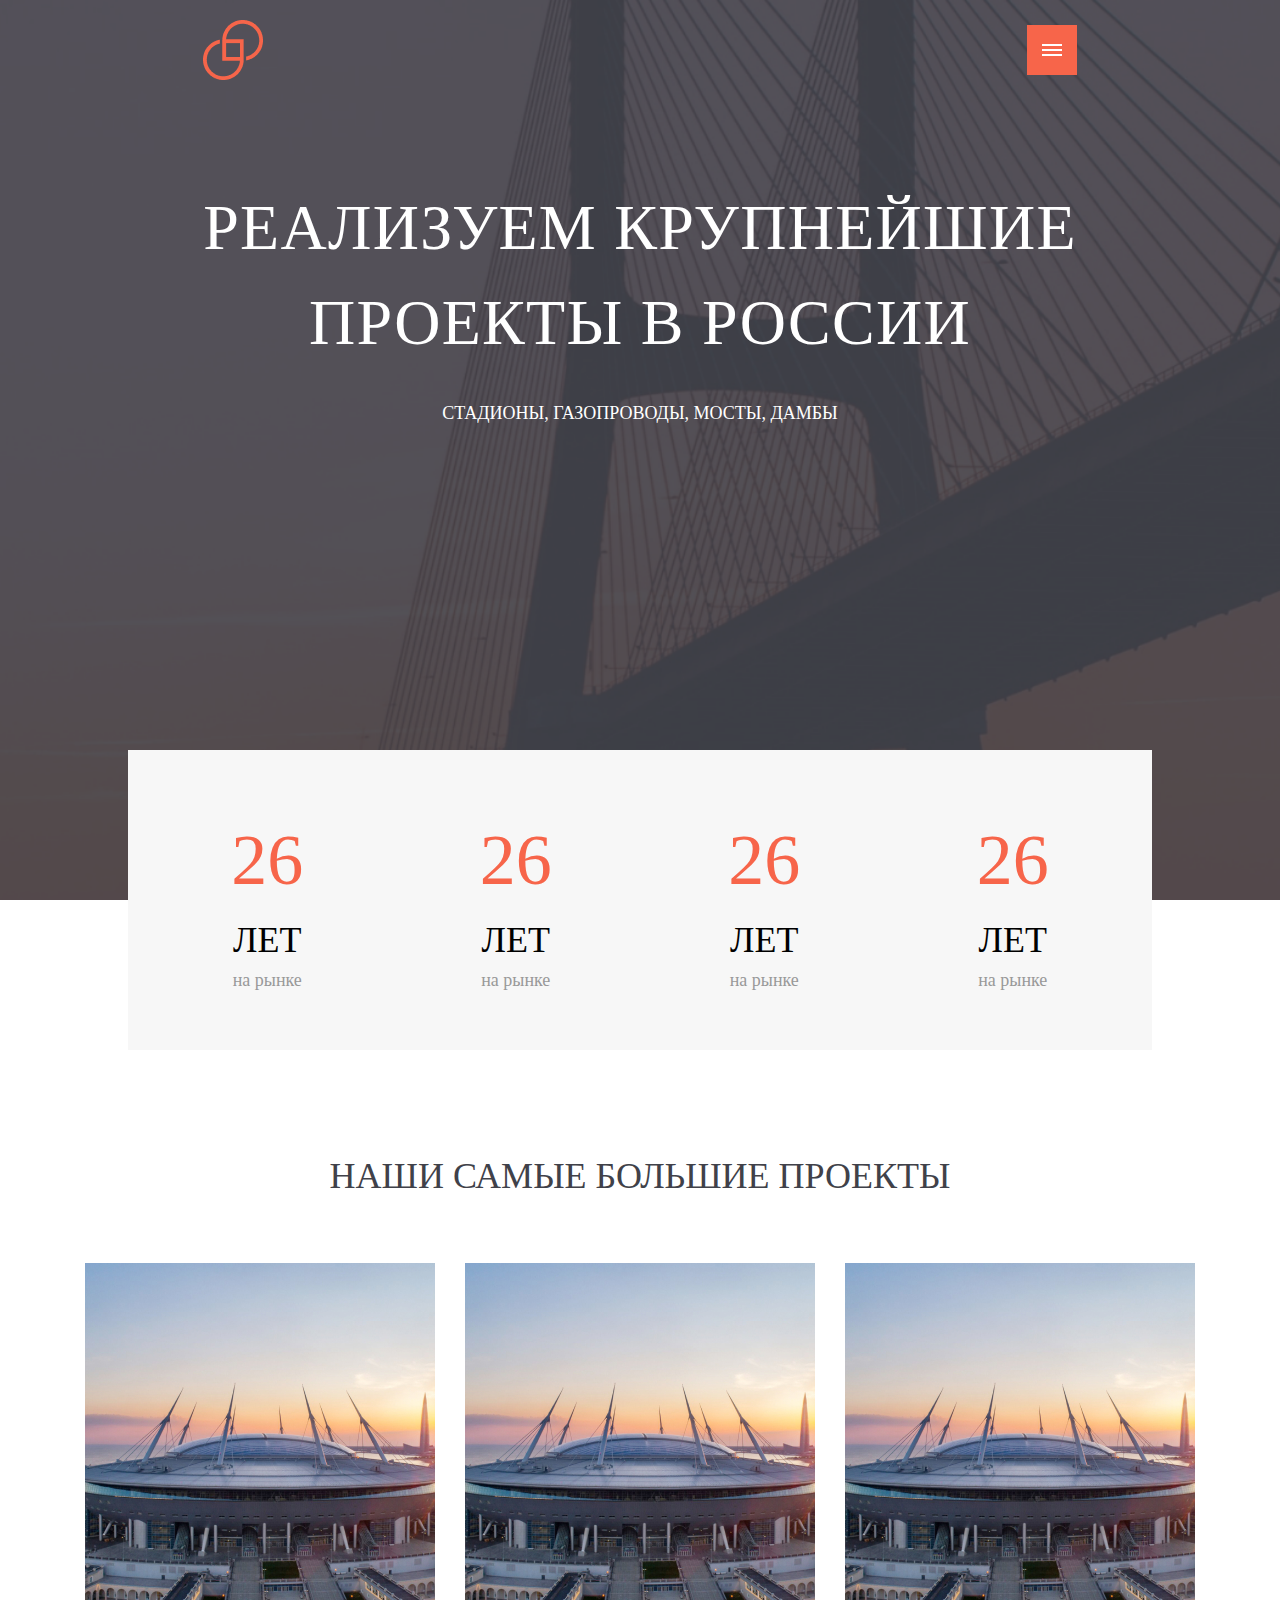
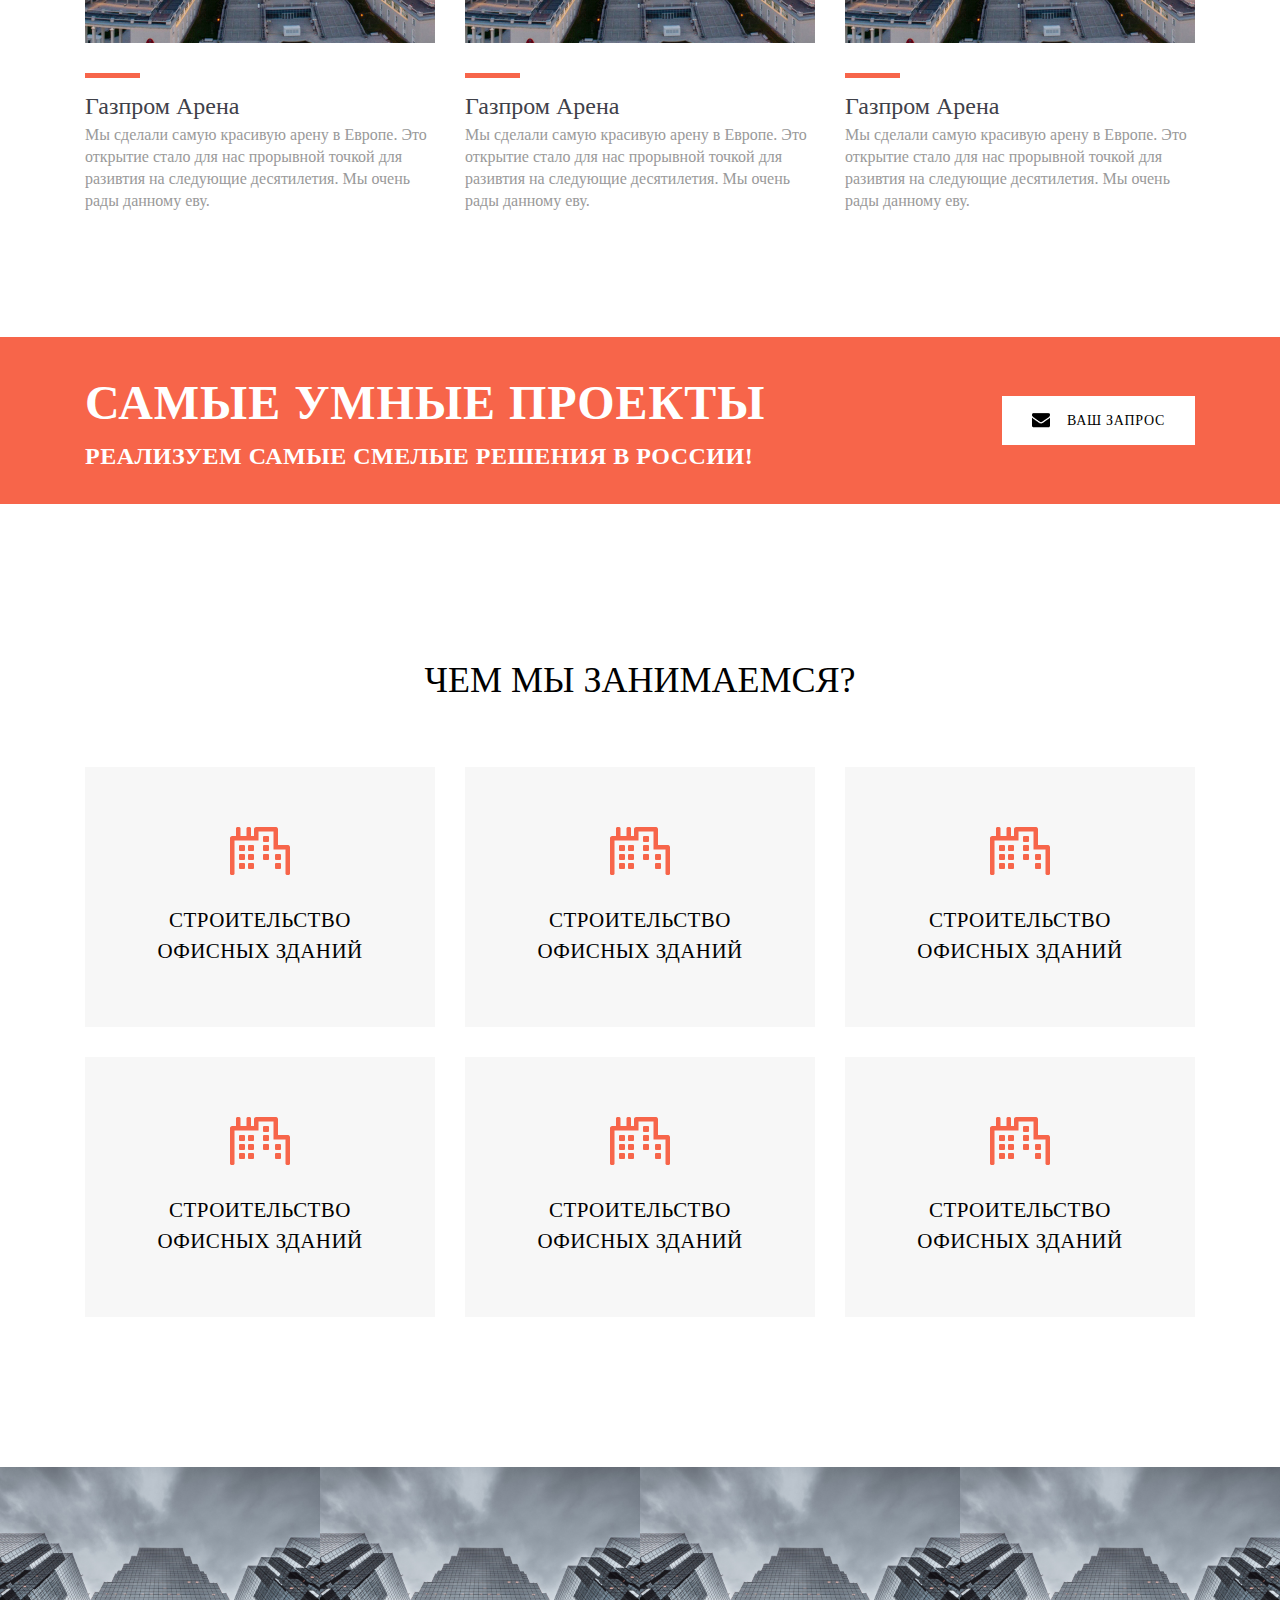
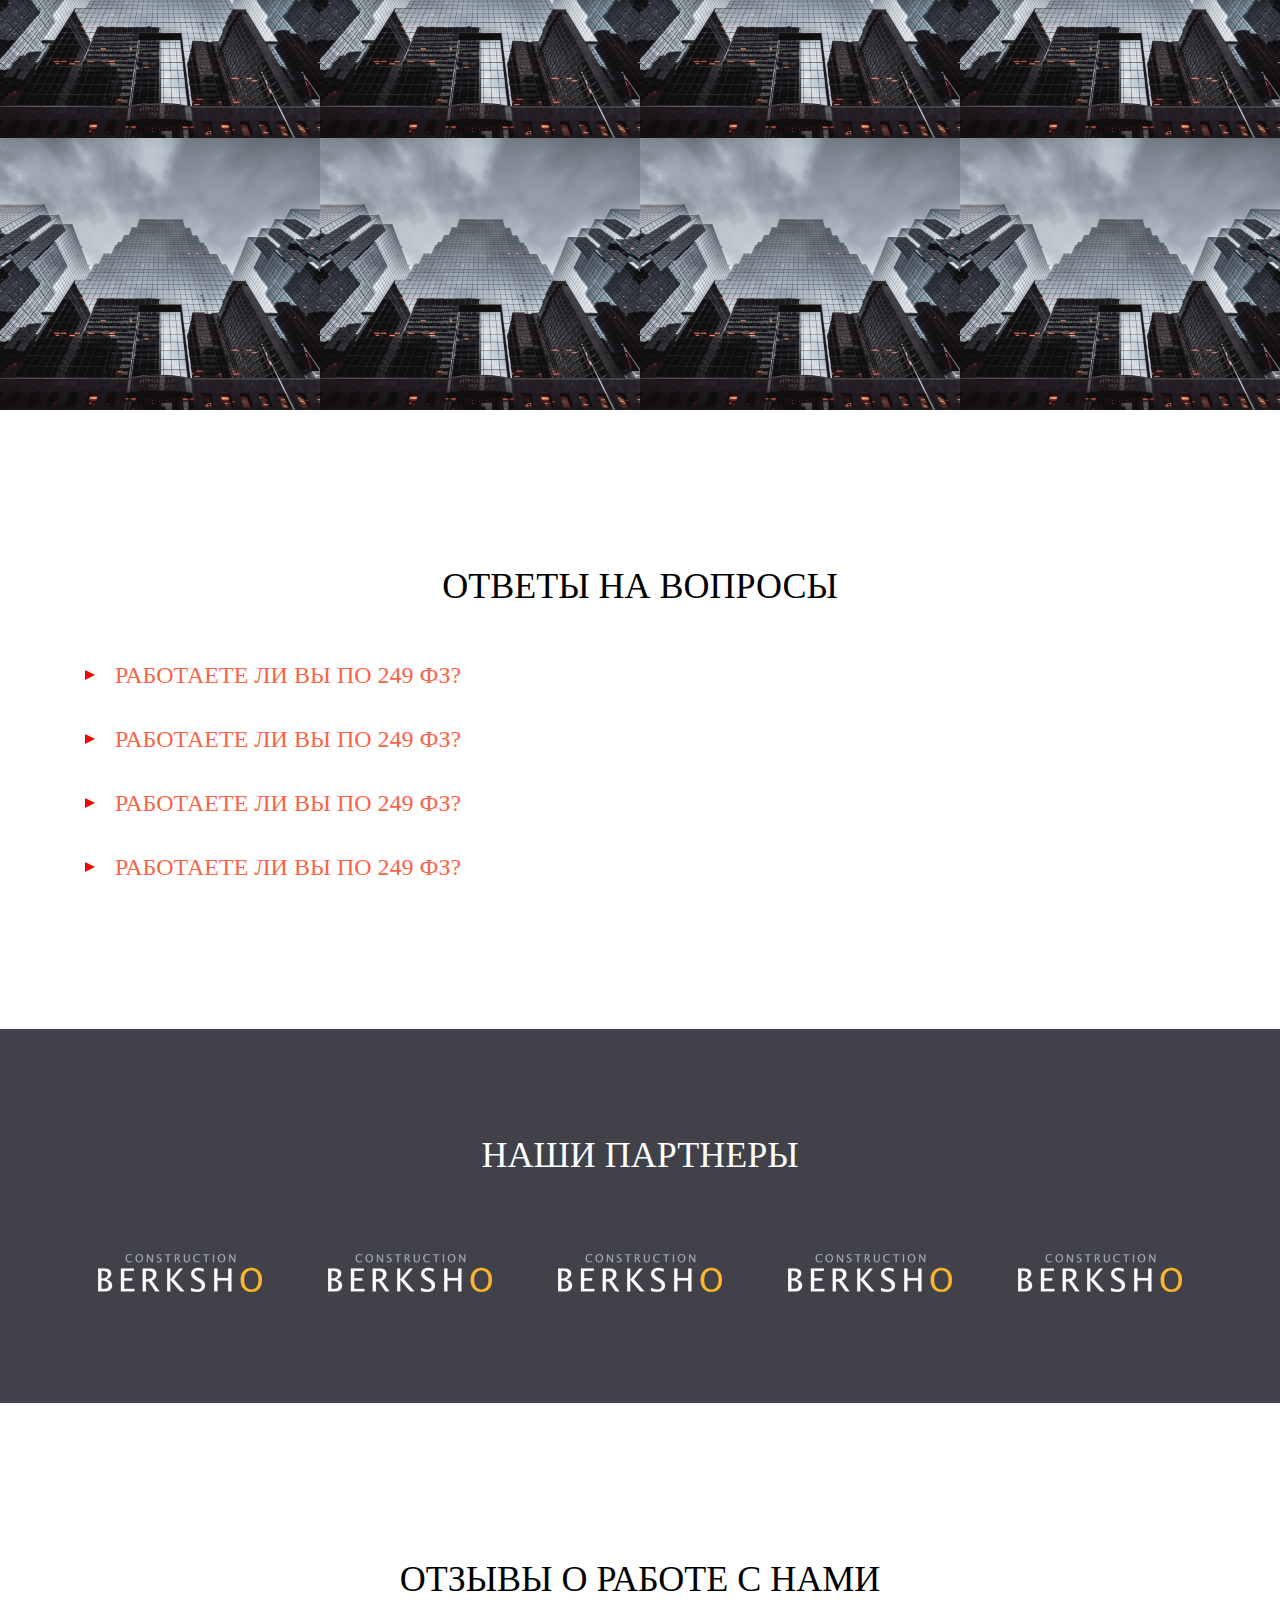
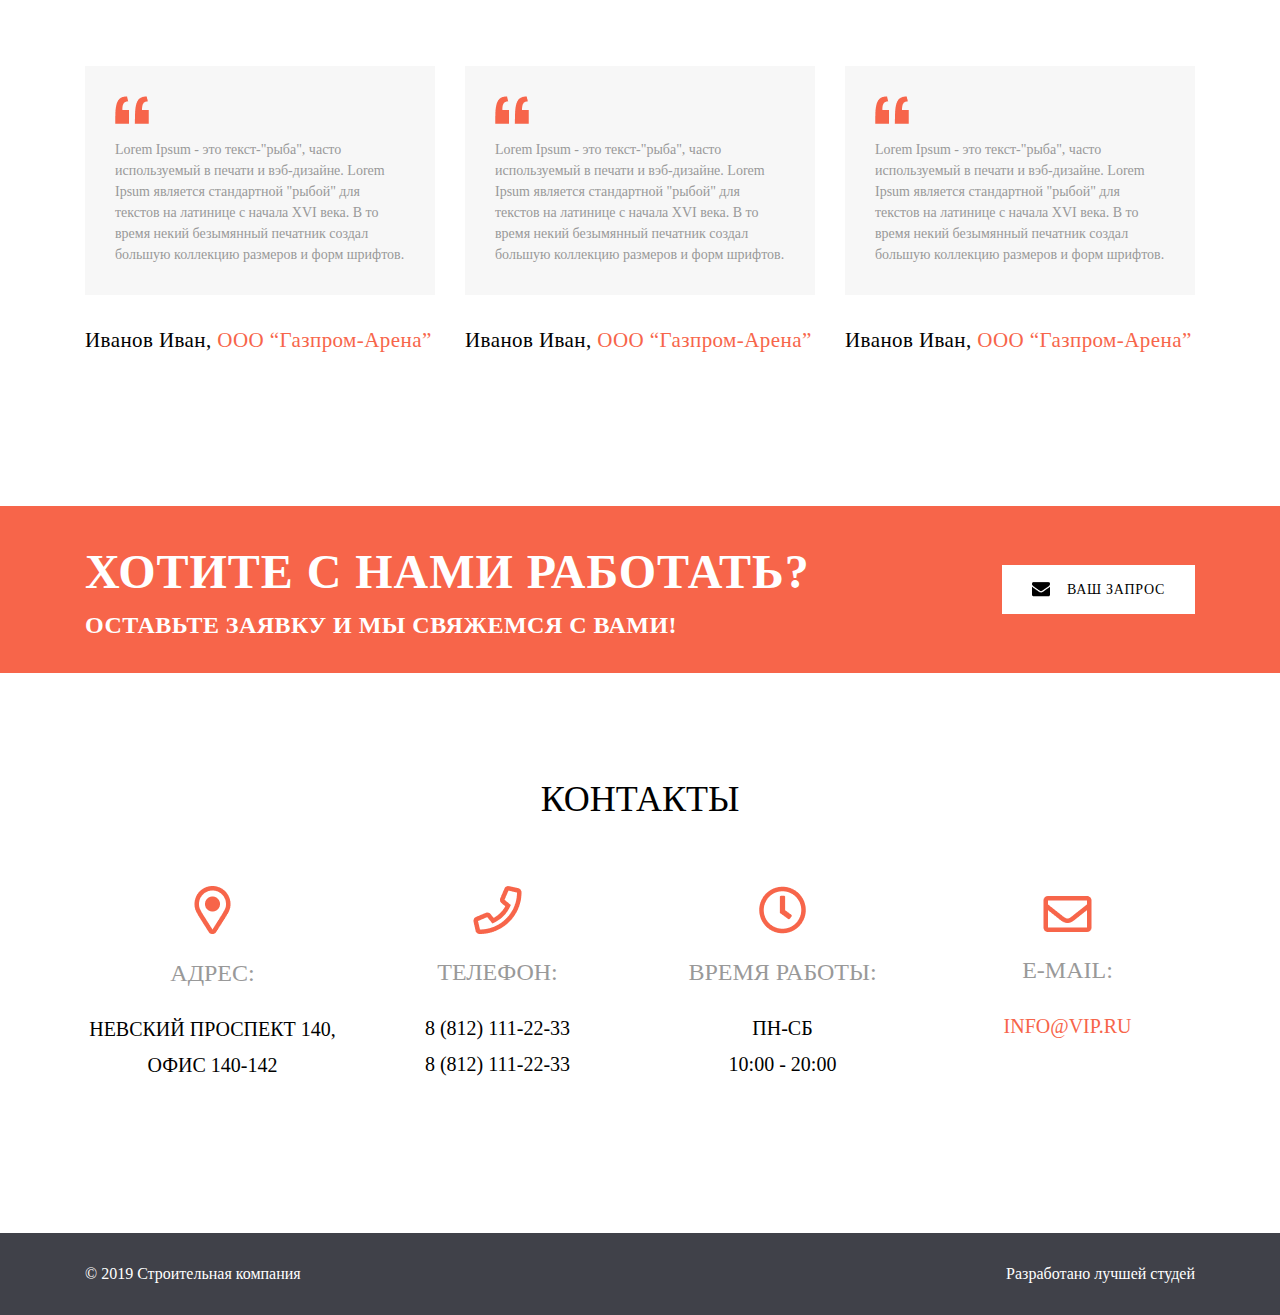
<file: BigProjects/index.html>
<!DOCTYPE html>
<html lang="en">
<head>
    <meta charset="UTF-8">
    <meta name="viewport" content="width=device-width, initial-scale=1.0">
    <meta http-equiv="X-UA-Compatible" content="ie=edge">
    <link rel="stylesheet" href="css/style.css">
    <title></title>
</head>
<body>

<div class="wrapper">



	<div class="main">
		<div class="container">
		<header class="header">
			<a href="#" class="header__logo">
				<img src="img/logo.png" alt="">
			</a>
			<div class="header__burger">
				<span class="burger"></span>
			</div>
		</header>
			<div class="main__title">
				<p>РЕАЛИЗУЕМ КРУПНЕЙШИЕ</p>
				<p>ПРОЕКТЫ В РОССИИ</p>
			</div>
			<div class="main__text">стадионы, газопроводы, мосты, дамбы</div>

			<div class="inside">
				<div class="inside__row">
					<div class="inside__column">
						<div class="inside__item">
							<div class="inside__num">26</div>
							<div class="inside__year">ЛЕТ</div>
							<div class="inside__subtext">на рынке</div>
						</div>
					</div>
					<div class="inside__column">
						<div class="inside__item">
							<div class="inside__num">26</div>
							<div class="inside__year">ЛЕТ</div>
							<div class="inside__subtext">на рынке</div>
						</div>
					</div>
					<div class="inside__column">
						<div class="inside__item">
							<div class="inside__num">26</div>
							<div class="inside__year">ЛЕТ</div>
							<div class="inside__subtext">на рынке</div>
						</div>
					</div>
					<div class="inside__column">
						<div class="inside__item">
							<div class="inside__num">26</div>
							<div class="inside__year">ЛЕТ</div>
							<div class="inside__subtext">на рынке</div>
						</div>
					</div>
				</div>
			</div>
		</div>
	</div>
	
	<section class="proj">
		<div class="container">
			<div class="proj__title">НАШИ САМЫЕ БОЛЬШИЕ ПРОЕКТЫ</div>
			<div class="proj-row">
				<div class="proj__column">
					<div class="proj__item card">
						<div class="card__image">
							<img src="img/proj-card-stadium.jpg" alt="" class="card__image-img">
						</div>
						<div class="card__title">Газпром Арена</div>
						<div class="card__text">
							Мы сделали самую красивую арену в Европе. Это открытие стало для нас прорывной точкой для разивтия на следующие десятилетия. Мы очень рады данному еву.
						</div>
					</div>
				</div>
				<div class="proj__column">
					<div class="proj__item card">
						<div class="card__image">
							<img src="img/proj-card-stadium.jpg" alt="" class="card__image-img">
						</div>
						<div class="card__title">Газпром Арена</div>
						<div class="card__text">
							Мы сделали самую красивую арену в Европе. Это открытие стало для нас прорывной точкой для разивтия на следующие десятилетия. Мы очень рады данному еву.
						</div>
					</div>
				</div>
				<div class="proj__column">
					<div class="proj__item card">
						<div class="card__image">
							<img src="img/proj-card-stadium.jpg" alt="" class="card__image-img">
						</div>
						<div class="card__title">Газпром Арена</div>
						<div class="card__text">
							Мы сделали самую красивую арену в Европе. Это открытие стало для нас прорывной точкой для разивтия на следующие десятилетия. Мы очень рады данному еву.
						</div>
					</div>
				</div>
			</div>
		</div>
	</section>

	<section class="smart">
		<div class="container">
			<div class="smart__row">
				<div class="smart__column">
					<div class="smart__item">
						<div class="smart__col-left">
							<p class="smart__title">САМЫЕ УМНЫЕ ПРОЕКТЫ</p>
							<p class="smart__text">РЕАЛИЗУЕМ САМЫЕ СМЕЛЫЕ РЕШЕНИЯ В РОССИИ!</p>
						</div>
					</div>
				</div>
				<div class="smart__column">
					<div class="smart__item">
						<div class="smart__col-right">
							<a href="#" class="smart__button">ВАШ ЗАПРОС</a>
						</div>
					</div>
				</div>
			</div>
		</div>
	</section>

	<section class="gallery">
		<div class="container">
			<div class="gallery__title">ЧЕМ МЫ ЗАНИМАЕМСЯ?</div>
			<div class="gallery__row">
				<div class="gallery__column">
					<div class="gallery__item">
						<div class="gallery__icon">
							<img src="img/icons/gallery-icon.png" alt="">
						</div>
						<div class="gallery__text">
							<p>СТРОИТЕЛЬСТВО</p>
							<p>ОФИСНЫХ ЗДАНИЙ</p>
						</div>
					</div>
				</div>
				<div class="gallery__column">
					<div class="gallery__item">
						<div class="gallery__icon">
							<img src="img/icons/gallery-icon.png" alt="">
						</div>
						<div class="gallery__text">
							<p>СТРОИТЕЛЬСТВО</p>
							<p>ОФИСНЫХ ЗДАНИЙ</p>
						</div>
					</div>
				</div>
				<div class="gallery__column">
					<div class="gallery__item">
						<div class="gallery__icon">
							<img src="img/icons/gallery-icon.png" alt="">
						</div>
						<div class="gallery__text">
							<p>СТРОИТЕЛЬСТВО</p>
							<p>ОФИСНЫХ ЗДАНИЙ</p>
						</div>
					</div>
				</div>
				<div class="gallery__column">
					<div class="gallery__item">
						<div class="gallery__icon">
							<img src="img/icons/gallery-icon.png" alt="">
						</div>
						<div class="gallery__text">
							<p>СТРОИТЕЛЬСТВО</p>
							<p>ОФИСНЫХ ЗДАНИЙ</p>
						</div>
					</div>
				</div>
				<div class="gallery__column">
					<div class="gallery__item">
						<div class="gallery__icon">
							<img src="img/icons/gallery-icon.png" alt="">
						</div>
						<div class="gallery__text">
							<p>СТРОИТЕЛЬСТВО</p>
							<p>ОФИСНЫХ ЗДАНИЙ</p>
						</div>
					</div>
				</div>
				<div class="gallery__column">
					<div class="gallery__item">
						<div class="gallery__icon">
							<img src="img/icons/gallery-icon.png" alt="">
						</div>
						<div class="gallery__text">
							<p>СТРОИТЕЛЬСТВО</p>
							<p>ОФИСНЫХ ЗДАНИЙ</p>
						</div>
					</div>
				</div>
			</div>
		</div>
	</section>

	<section class="gallerySecond second">
		<div class="second__row">
			<div class="second__column">
				<div class="second__item">
					<div class="second__image">
						<img src="img/gallerySecond.jpg" alt="">
					</div>
				</div>
			</div>
			<div class="second__column">
				<div class="second__item">
					<div class="second__image">
						<img src="img/gallerySecond.jpg" alt="">
					</div>
				</div>
			</div>
			<div class="second__column">
				<div class="second__item">
					<div class="second__image">
						<img src="img/gallerySecond.jpg" alt="">
					</div>
				</div>
			</div>
			<div class="second__column">
				<div class="second__item">
					<div class="second__image">
						<img src="img/gallerySecond.jpg" alt="">
					</div>
				</div>
			</div>
			<div class="second__column">
				<div class="second__item">
					<div class="second__image">
						<img src="img/gallerySecond.jpg" alt="">
					</div>
				</div>
			</div>
			<div class="second__column">
				<div class="second__item">
					<div class="second__image">
						<img src="img/gallerySecond.jpg" alt="">
					</div>
				</div>
			</div>
			<div class="second__column">
				<div class="second__item">
					<div class="second__image">
						<img src="img/gallerySecond.jpg" alt="">
					</div>
				</div>
			</div>
			<div class="second__column">
				<div class="second__item">
					<div class="second__image">
						<img src="img/gallerySecond.jpg" alt="">
					</div>
				</div>
			</div>
		</div>
	</section>

	<section class="answer">
		<div class="container">
			<div class="answer__title">ОТВЕТЫ НА ВОПРОСЫ</div>
			<div class="answer__body">
				<div class="answer__main" id="answer-main">РАБОТАЕТЕ ЛИ ВЫ ПО 249 ФЗ?</div>
				<div class="answer__submain" id="answer-submain">
					Lorem Ipsum - это текст-"рыба", часто используемый в печати и вэб-дизайне. Lorem Ipsum является стандартной "рыбой" для текстов на латинице с начала XVI века. В то время некий безымянный печатник создал большую коллекцию размеров и форм шрифтов, используя Lorem Ipsum для распечатки образцов. 
				</div>
				<div class="answer__main" id="answer-main2">РАБОТАЕТЕ ЛИ ВЫ ПО 249 ФЗ?</div>
				<div class="answer__submain" id="answer-submain2">
					Lorem Ipsum - это текст-"рыба", часто используемый в печати и вэб-дизайне. Lorem Ipsum является стандартной "рыбой" для текстов на латинице с начала XVI века. В то время некий безымянный печатник создал большую коллекцию размеров и форм шрифтов, используя Lorem Ipsum для распечатки образцов. 
				</div>
				<div class="answer__main" id="answer-main3">РАБОТАЕТЕ ЛИ ВЫ ПО 249 ФЗ?</div>
				<div class="answer__submain" id="answer-submain3">
					Lorem Ipsum - это текст-"рыба", часто используемый в печати и вэб-дизайне. Lorem Ipsum является стандартной "рыбой" для текстов на латинице с начала XVI века. В то время некий безымянный печатник создал большую коллекцию размеров и форм шрифтов, используя Lorem Ipsum для распечатки образцов. 
				</div>
				<div class="answer__main" id="answer-main4">РАБОТАЕТЕ ЛИ ВЫ ПО 249 ФЗ?</div>
				<div class="answer__submain" id="answer-submain4">
					Lorem Ipsum - это текст-"рыба", часто используемый в печати и вэб-дизайне. Lorem Ipsum является стандартной "рыбой" для текстов на латинице с начала XVI века. В то время некий безымянный печатник создал большую коллекцию размеров и форм шрифтов, используя Lorem Ipsum для распечатки образцов. 
				</div>
			</div>
		</div>
	</section>

	<section class="partners">
		<div class="container">
			<div class="partners__title">наши партнеры</div>
			<div class="partners__row">
				<div class="partners__image">
					<img src="img/partners-img.png" alt="">
				</div>
				<div class="partners__image">
					<img src="img/partners-img.png" alt="">
				</div>
				<div class="partners__image">
					<img src="img/partners-img.png" alt="">
				</div>
				<div class="partners__image">
					<img src="img/partners-img.png" alt="">
				</div>
				<div class="partners__image">
					<img src="img/partners-img.png" alt="">
				</div>
			</div>
		</div>
	</section>

	<section class="reviews">
		<div class="container">
			<div class="reviews__title">отзывы о работе с нами</div>
			<div class="reviews__row">
				<div class="reviews__column">
					<div class="reviews__item">
						<div class="reviews__body">
							<div class="reviews__icon">
								<img src="img/icons/“.png" alt="">
							</div>
							<div class="reviews__text">Lorem Ipsum - это текст-"рыба", часто используемый в печати и вэб-дизайне. Lorem Ipsum является стандартной "рыбой" для текстов на латинице с начала XVI века. В то время некий безымянный печатник создал большую коллекцию размеров и форм шрифтов.</div>
						</div>
						<div class="reviews__who">Иванов Иван, <span>ООО “Газпром-Арена”</span></div>
					</div>
				</div>
				<div class="reviews__column">
					<div class="reviews__item">
						<div class="reviews__body">
							<div class="reviews__icon">
								<img src="img/icons/“.png" alt="">
							</div>
							<div class="reviews__text">Lorem Ipsum - это текст-"рыба", часто используемый в печати и вэб-дизайне. Lorem Ipsum является стандартной "рыбой" для текстов на латинице с начала XVI века. В то время некий безымянный печатник создал большую коллекцию размеров и форм шрифтов.</div>
						</div>
						<div class="reviews__who">Иванов Иван, <span>ООО “Газпром-Арена”</span></div>
					</div>
				</div>
				<div class="reviews__column">
					<div class="reviews__item">
						<div class="reviews__body">
							<div class="reviews__icon">
								<img src="img/icons/“.png" alt="">
							</div>
							<div class="reviews__text">Lorem Ipsum - это текст-"рыба", часто используемый в печати и вэб-дизайне. Lorem Ipsum является стандартной "рыбой" для текстов на латинице с начала XVI века. В то время некий безымянный печатник создал большую коллекцию размеров и форм шрифтов.</div>
						</div>
						<div class="reviews__who">Иванов Иван, <span>ООО “Газпром-Арена”</span></div>
					</div>
				</div>
			</div>
		</div>
	</section>

	<section class="want">
		<div class="container">
			<div class="want__row">
				<div class="want__column">
					<div class="want__item">
						<div class="want__col-left">
							<p class="want__title">ХОТИТЕ С НАМИ РАБОТАТЬ?</p>
							<p class="want__text">ОСТАВЬТЕ ЗАЯВКУ И МЫ СВЯЖЕМСЯ С ВАМИ!</p>
						</div>
					</div>
				</div>
				<div class="want__column">
					<div class="want__item">
						<div class="want__col-right">
							<a href="#" class="want__button">ВАШ ЗАПРОС</a>
						</div>
					</div>
				</div>
			</div>
		</div>
	</section>

	<section class="contacts">
		<div class="container">
			<div class="contacts__title">КОНТАКТЫ</div>
			<div class="contacts__row">
				<div class="contacts__column">
					<div class="contacts__item">
						<div class="contacts__icon">
							<img src="img/icons/placeholder.png" alt="">
						</div>
						<div class="contacts__subtitle">АДРЕС:</div>
						<div class="contacts__text">
							<p>НЕВСКИЙ ПРОСПЕКТ 140,</p>
							<p>ОФИС 140-142</p>
						</div>
					</div>
				</div>

				<div class="contacts__column">
					<div class="contacts__item">
						<div class="contacts__icon">
							<img src="img/icons/phone.png" alt="">
						</div>
						<div class="contacts__subtitle">ТЕЛЕФОН:</div>
						<div class="contacts__text">
							<p><a href="tel:8 (812) 111-22-33">8 (812) 111-22-33</a></p>
							<p><a href="tel:8 (812) 111-22-33">8 (812) 111-22-33</a></p>
						</div>
					</div>
				</div>

				<div class="contacts__column">
					<div class="contacts__item">
						<div class="contacts__icon">
							<img src="img/icons/clock.png" alt="">
						</div>
						<div class="contacts__subtitle">ВРЕМЯ РАБОТЫ:</div>
						<div class="contacts__text">
							<p>ПН-СБ</p>
							<p>10:00 - 20:00</p>
						</div>
					</div>
				</div>

				<div class="contacts__column">
					<div class="contacts__item contacts-self">
						<div class="contacts__icon">
							<img src="img/icons/letter.png" alt="">
						</div>
						<div class="contacts__subtitle">E-MAIL:</div>
						<div class="contacts__text">
							<p><a href="mailto:INFO@VIP.RU">INFO@VIP.RU</a></p>
						</div>
					</div>
				</div>
			</div>
		</div>
	</section>

	<footer class="footer">
		<div class="container">
			<div class="footer__row">
				<div class="footer__text">© 2019 Строительная компания</div>
				<div class="footer__text">Разработано лучшей студей</div>
			</div>
		</div>
	</footer>























</div>

    <script src="js/script.js"></script>
</body>
</html>
</file>
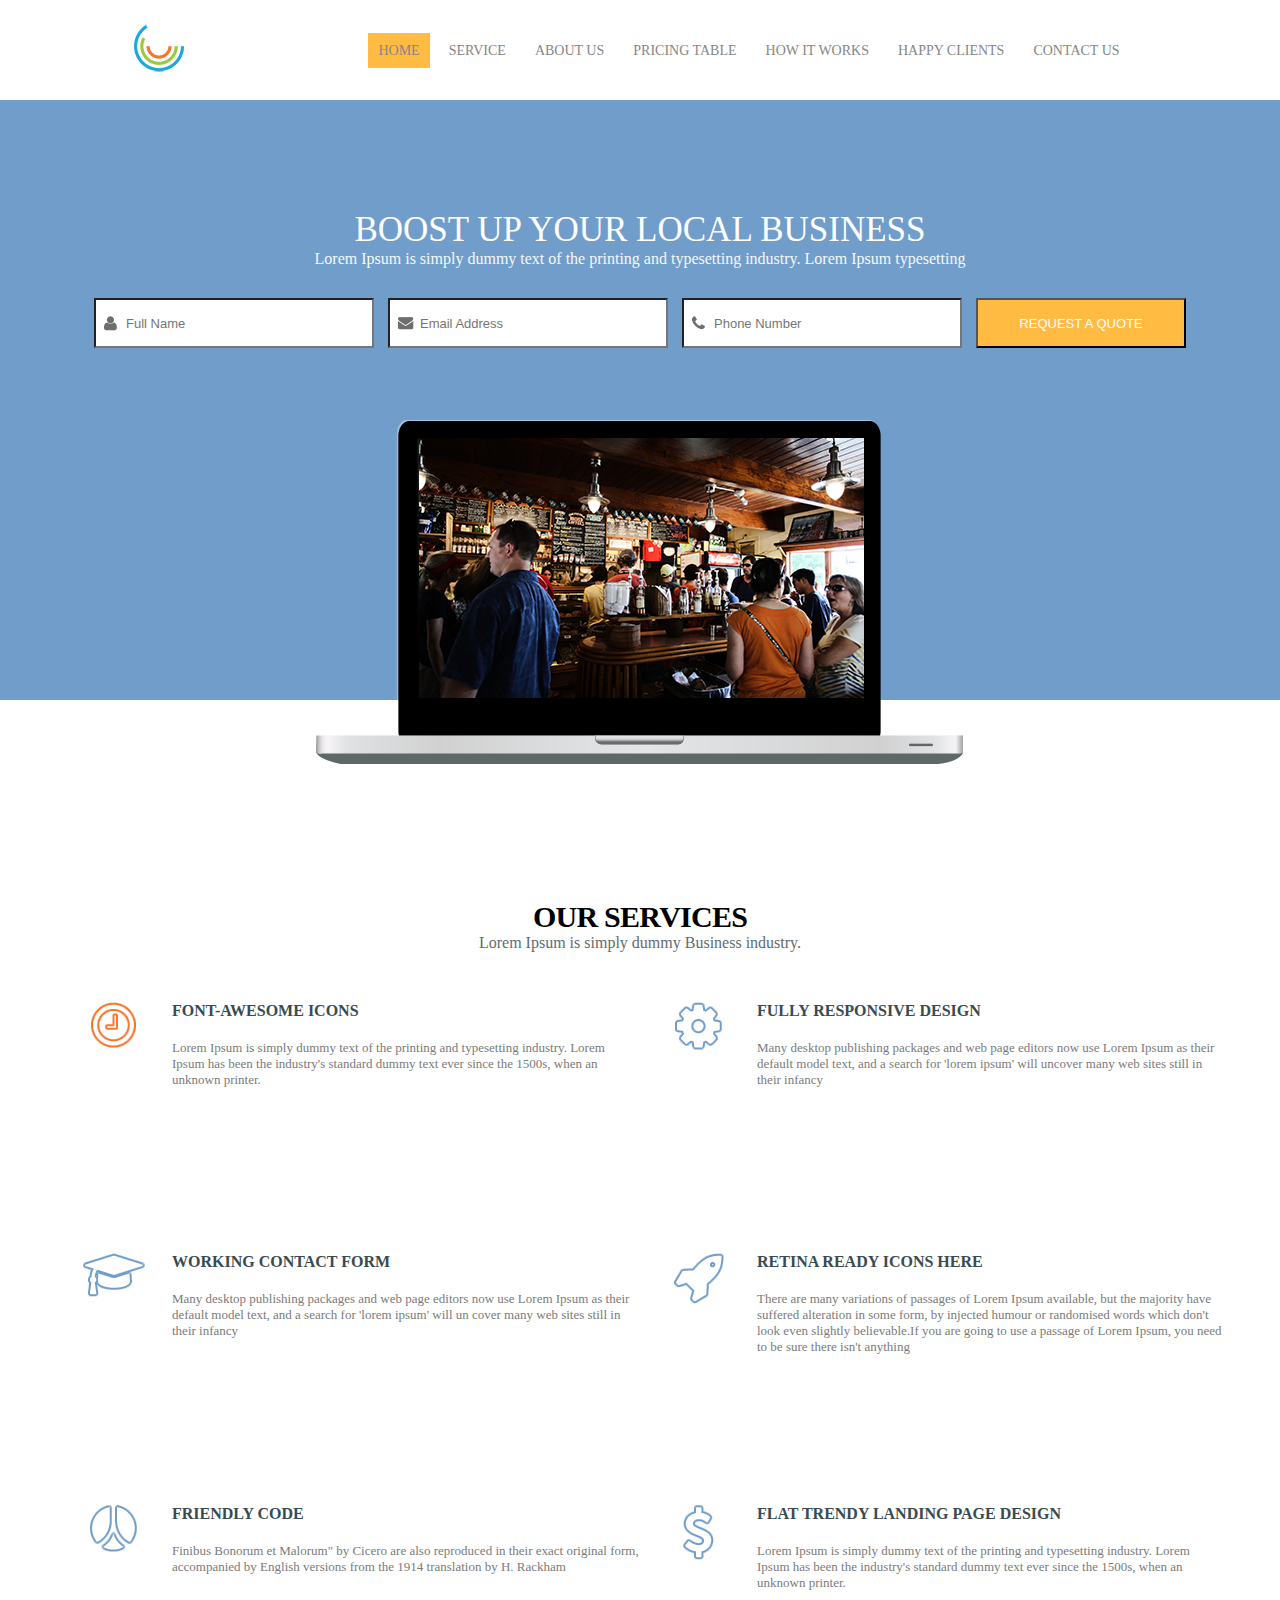
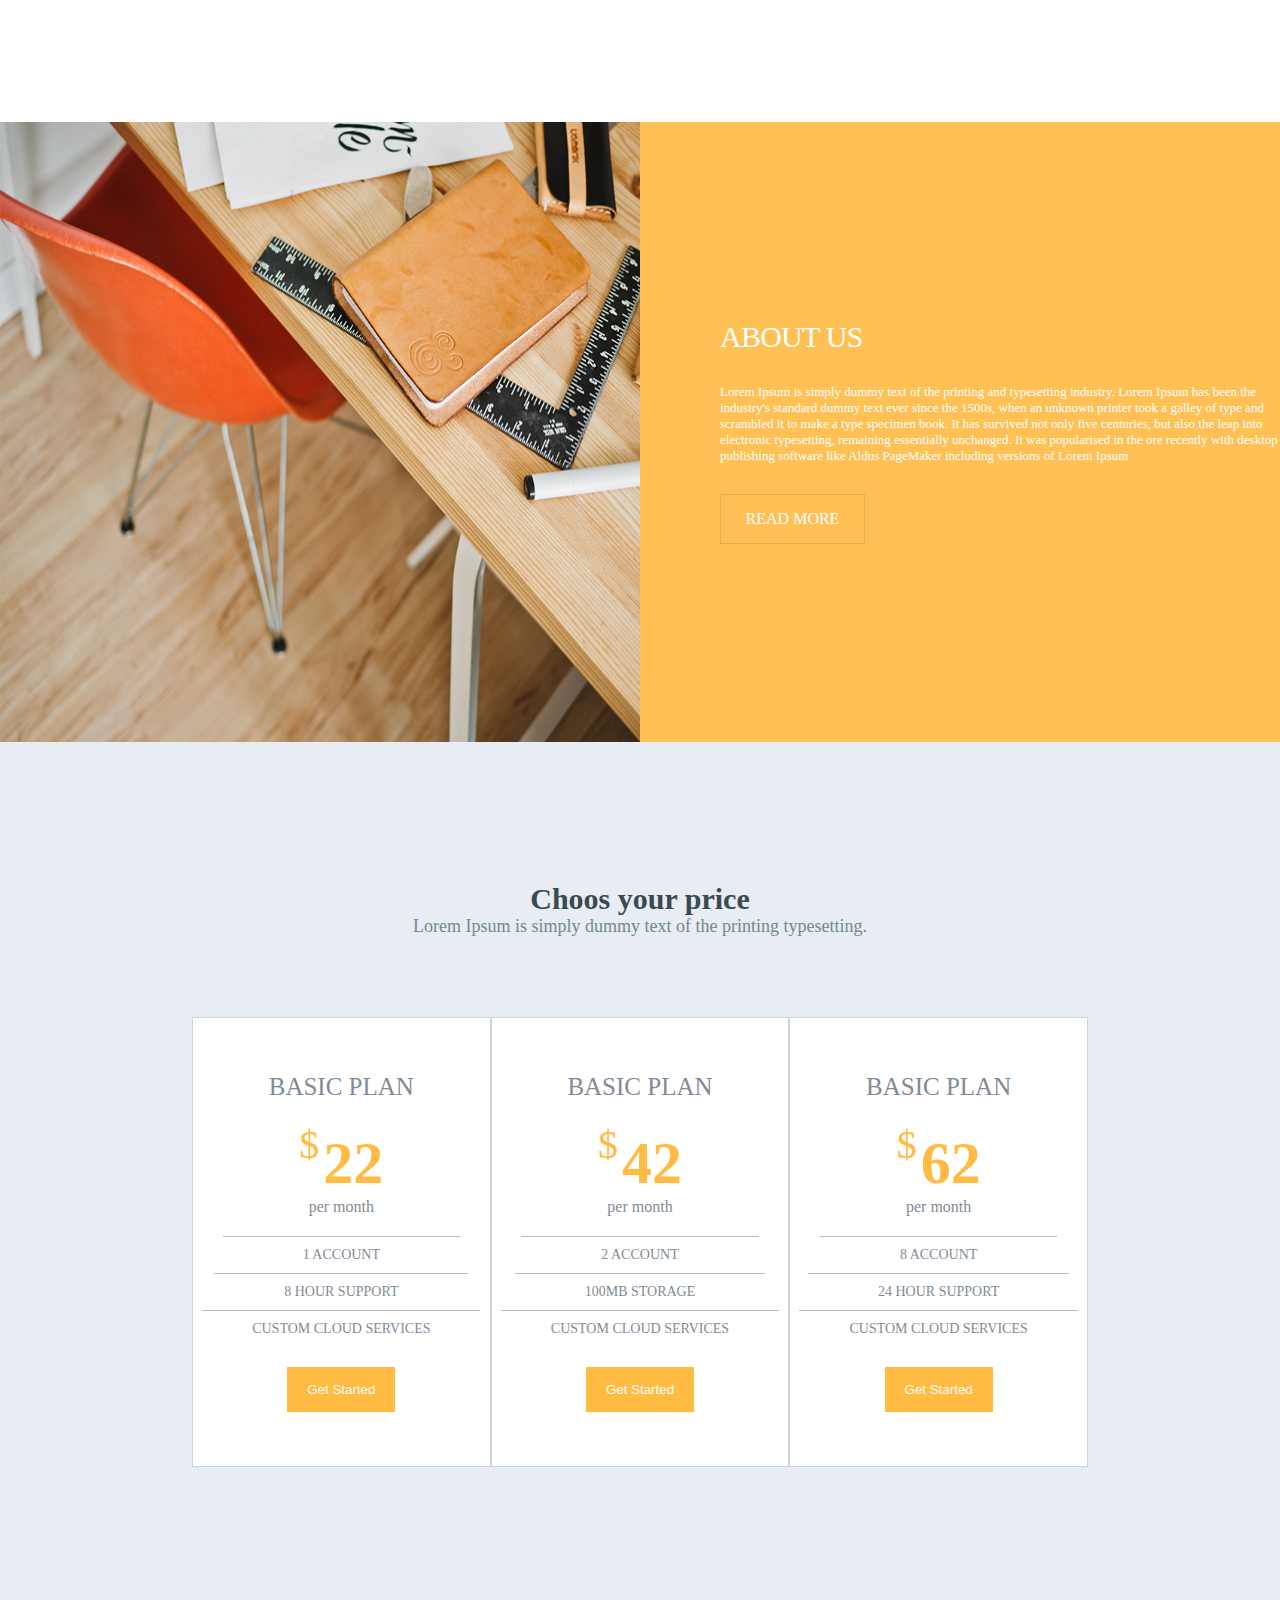
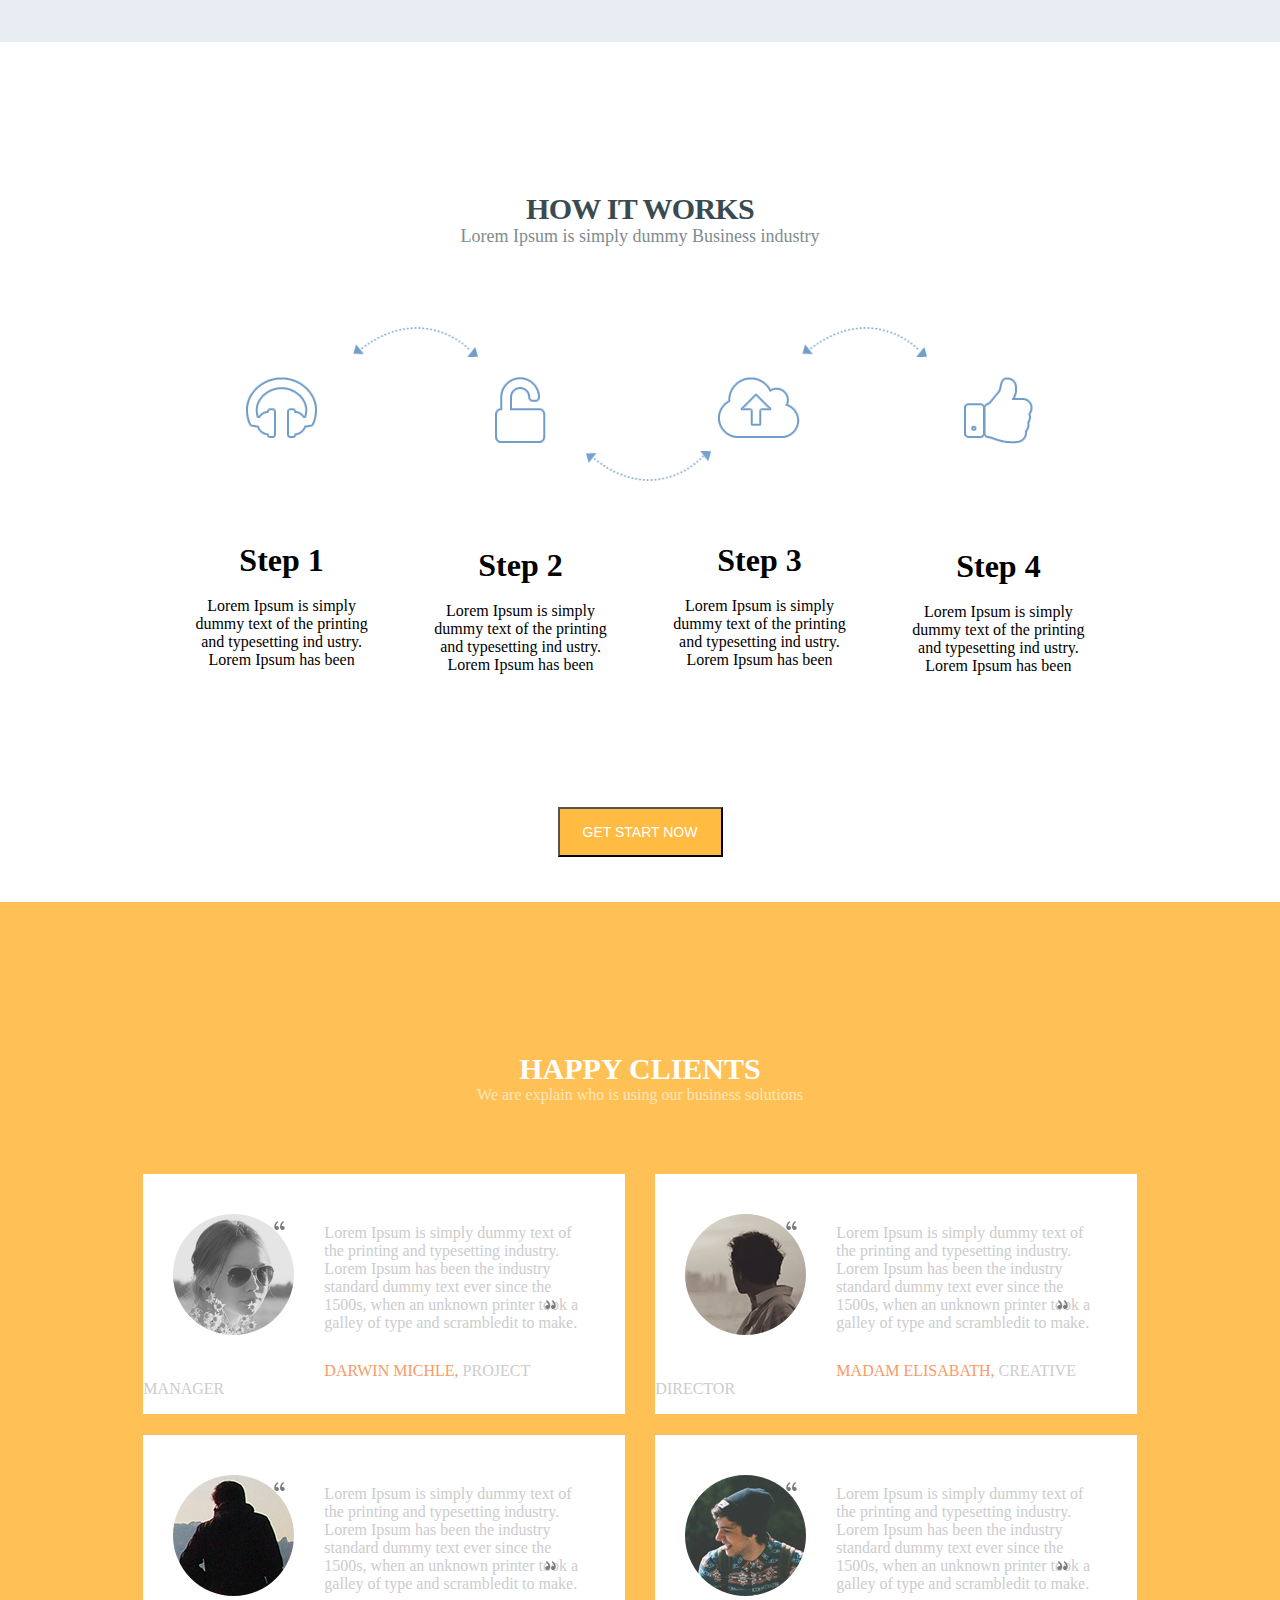
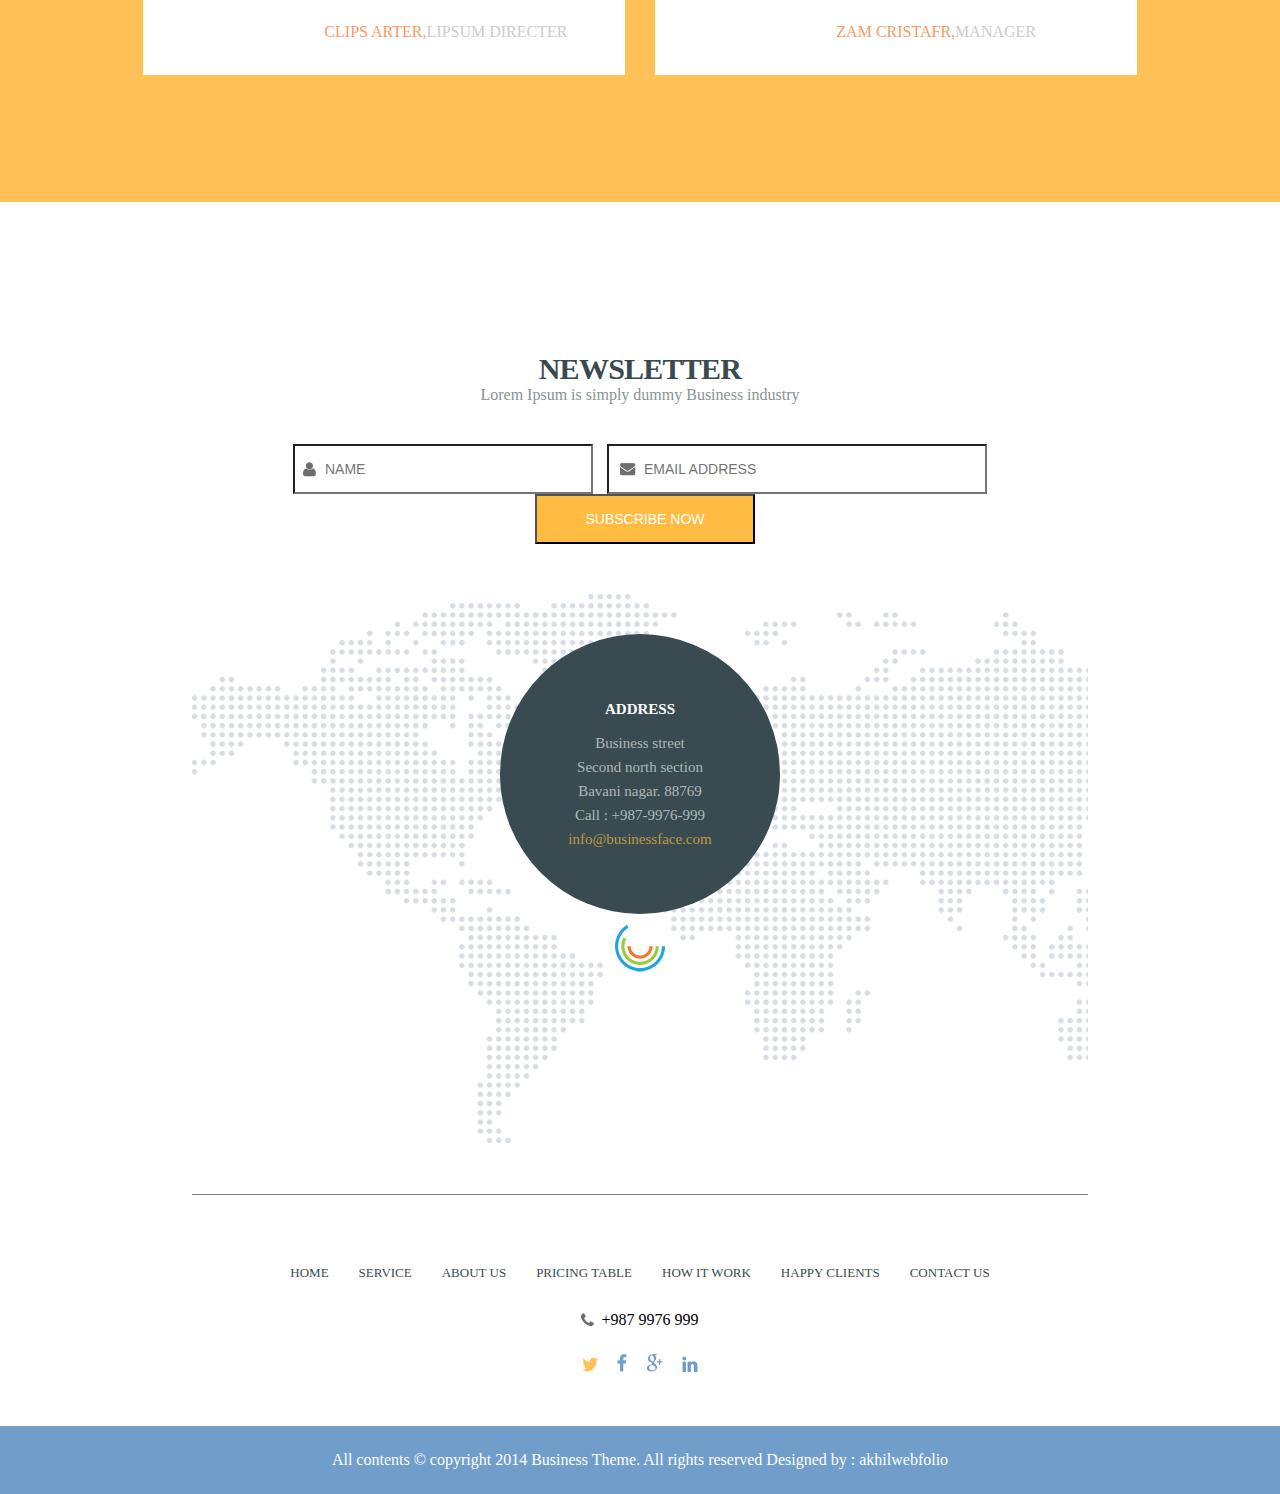
<file: business/index.html>
<!DOCTYPE html>
<html lang="en">
<head>
	<meta charset="UTF-8">
	<title>Business</title>
	<link rel="stylesheet" href="css/styles.css">
	<meta name="viewport" content="width=device-width">
</head>
<body>
	<div class="header">
		<div class="logo"><a href="#"><img src="images/logo.png" alt=""></a></div>
		<div class="header-right">
			<a href="#">Home</a>
			<a href="#">Service</a>
			<a href="#">About us</a>
			<a href="#">Pricing table</a>
			<a href="#">How it works</a>
			<a href="#">happy clients</a>
			<a href="#">contact us</a>
		</div>
	</div>
	<div class="block1">
		<div class="text1">boost up your local business</div>
		<div class="text2">Lorem Ipsum is simply dummy text of the printing and typesetting industry. Lorem Ipsum typesetting</div>
		<div class="form">
			<input class="name1" type="text" placeholder="Full Name">
			<input class="email1" type="email" placeholder="Email Address">
			<input class="phone1" type="phone" placeholder="Phone Number">
			<input class="submit1" type="submit" value="REQUEST A QUOTE">
		</div>
		<div class="block1-img">
			<div class="inline-img"></div>
		</div>
	</div>
	<div class="block2-mini">
		<span class="t1">Our Services</span>
		<span class="t2">Lorem Ipsum is simply dummy Business industry.</span>
	</div>

	<!-- End of block1  -->
	
	<div class="block2">
		<div class="block2-left">
			<div class="content1">
				<div class="content1-left"><img src="images/icon_-clock.png" alt=""></div>
				<div class="content1-right">
					<div class="righttext1">Font-Awesome Icons</div>
					<div class="righttext2">Lorem Ipsum is simply dummy text of the printing and typesetting industry. Lorem Ipsum has been the industry's standard dummy text ever since the 1500s, when an unknown printer.</div>
				</div>
			</div>
			<div class="content2">
				<div class="content1-left"><img src="images/icon-hat.png" alt=""></div>
				<div class="content1-right">
					<div class="righttext1">Working Contact form</div>
					<div class="righttext2">Many desktop publishing packages and web page editors now use Lorem Ipsum as their default model text, and a search for 'lorem ipsum' will un cover many web sites still in their infancy</div>
				</div>
			</div>
			<div class="content3">
				<div class="content1-left"><img src="images/icon-hz.png" alt=""></div>
				<div class="content1-right">
					<div class="righttext1">Friendly Code</div>
					<div class="righttext2">Finibus Bonorum et Malorum" by Cicero are also reproduced in their exact original form, accompanied by English versions from the 1914 translation by H. Rackham</div>
				</div>
			</div>
		</div>
		<div class="block2-right">
			<div class="content1">
				<div class="content1-left"><img src="images/icon-settings.png" alt=""></div>
				<div class="content1-right">
					<div class="righttext1">Fully Responsive Design</div>
					<div class="righttext2">Many desktop publishing packages and web page editors now use Lorem Ipsum as their default model text, and a search for 'lorem ipsum' will uncover many web sites still in their infancy</div>
				</div>
			</div>
			<div class="content2">
				<div class="content1-left"><img src="images/icon-rocket.png" alt=""></div>
				<div class="content1-right">
					<div class="righttext1">Retina Ready icons here</div>
					<div class="righttext2">There are many variations of passages of Lorem Ipsum available, but the majority have suffered alteration in some form, by injected humour or randomised words which don't look even slightly believable.If you are going to use a passage of Lorem Ipsum, you need to be sure there isn't anything
					</div>
				</div>
			</div>
			<div class="content3">
				<div class="content1-left"><img src="images/icon-dollar.png" alt=""></div>
				<div class="content1-right">
					<div class="righttext1">Flat trendy landing page Design</div>
					<div class="righttext2">Lorem Ipsum is simply dummy text of the printing and typesetting industry. Lorem Ipsum has been the industry's standard dummy text ever since the 1500s, when an unknown printer.
					</div>
				</div>
			</div>
		</div>

	</div>

	<!-- End of block2 -->

	<div class="block3">
		<div class="block3-left"></div>
		<div class="block3-right">
		 	<span class="text1">ABout us</span>
		 	<span class="text2">Lorem Ipsum is simply dummy text of the printing and typesetting industry. Lorem Ipsum has been the industry's standard dummy text ever since the 1500s, when an unknown printer took a galley of type and scrambled it to make a type specimen book. It has survived not only five centuries, but also the leap into electronic typesetting, remaining essentially unchanged. It was popularised in the ore recently with desktop publishing software like Aldus PageMaker including versions of Lorem Ipsum</span>
		 	<a href="#">read more</a>
		</div>
	</div>

	<!-- End of block 3 -->

	<div class="block4">
		<div class="block4-top">
			<span class="text1">Choos your price</span>
			<span class="text2">Lorem Ipsum is simply dummy text of the printing typesetting.</span>
		</div>
		<div class="block4-content">
			<div class="content-left">
				<div class="text1">Basic plan</div>
				<div class="block4-1">
					<span class="a1">$</span>
					<span class="a2">22</span><br>
					<span class="a3">per month</span>
				</div>
				<div class="text2">1 account</div>
				<div class="text3">8 hour support</div>
				<div class="text4">Custom Cloud Services</div>
				<button>Get Started</button>
			</div>
			<div class="content-middle">
				
				<div class="text1">Basic plan</div>
				<div class="block4-1">
					<span class="a1">$</span>
					<span class="a2">42</span><br>
					<span class="a3">per month</span>
				</div>
				<div class="text2">2 account</div>
				<div class="text3">100mb storage</div>
				<div class="text4">Custom Cloud Services</div>
				<button>Get Started</button>
			</div>
			<div class="content-right">
				<div class="text1">Basic plan</div>
				<div class="block4-1">
					<span class="a1">$</span>
					<span class="a2">62</span><br>
					<span class="a3">per month</span>
				</div>
				<div class="text2">8 account</div>
				<div class="text3">24 hour support</div>
				<div class="text4">Custom Cloud Services</div>
				<button>Get Started</button>
			</div>
		</div>

	</div>

	<!-- end of block4 -->

	<div class="block5">
		<div class="top">
			<div class="text1">how it works</div>
			<div class="text2">Lorem Ipsum is simply dummy Business industry</div>
		</div>
		<div class="middle">
				<img class="upp1" src="images/upper.png" alt="">
				<img class="upp2" src="images/upper.png" alt="">
				<img class="lower" src="images/lower.png">
			<div class="b1">
				<div class="logo"><img src="images/logo1.png" alt=""></div>
				<div class="text"><h1>Step 1</h1> <br>
				Lorem Ipsum is simply dummy text of the printing and typesetting ind
				ustry. Lorem Ipsum has been
				</div>
			</div>
			<div class="b2">
				<div class="logo"><img src="images/logo2.png" alt=""></div>
				<div class="text"><h1>Step 2</h1> <br>
				Lorem Ipsum is simply dummy text of the printing and typesetting ind
				ustry. Lorem Ipsum has been
				</div>
			</div>
			<div class="b3">
				<div class="logo"><img src="images/logo3.png" alt=""></div>
				<div class="text"><h1>Step 3</h1><br>
				Lorem Ipsum is simply dummy text of the printing and typesetting ind
				ustry. Lorem Ipsum has been
				</div>
			</div>	
			<div class="b4">
				<div class="logo"><img src="images/logo4.png" alt=""></div>
				<div class="text"><h1>Step 4</h1> <br>
				Lorem Ipsum is simply dummy text of the printing and typesetting ind
				ustry. Lorem Ipsum has been
				</div>
			</div>	
		</div>
		<button>Get start Now</button>
	</div>

	<!-- End of block5 -->

	<div class="block6">
		<div class="first">Happy Clients</div>
		<div class="second">We are explain who is using our business solutions</div>
		<div class="third">
			<div><img src="images/foto1.png" alt="">
				<img class="open" src="images/_“_.png" alt="">
				<span>Lorem Ipsum is simply dummy text of the printing and typesetting industry. Lorem Ipsum has been the industry standard dummy text ever since the 1500s, when an unknown printer took a galley of type and scrambledit to make.</span>
				<img class="close" src="images/_“__copy.png" alt="">
				<p><span>Darwin Michle,</span> Project manager</p>
			</div>
			<div><img src="images/foto2.png" alt="">
				<img class="open" src="images/_“_.png" alt="">
				<span>Lorem Ipsum is simply dummy text of the printing and typesetting industry. Lorem Ipsum has been the industry standard dummy text ever since the 1500s, when an unknown printer took a galley of type and scrambledit to make.</span>
				<img class="close" src="images/_“__copy.png" alt="">
				<p><span>Madam Elisabath,</span> creative director</p>
			</div>
			<div><img src="images/foto3.png" alt="">
				<img class="open" src="images/_“_.png" alt="">
				<span>Lorem Ipsum is simply dummy text of the printing and typesetting industry. Lorem Ipsum has been the industry standard dummy text ever since the 1500s, when an unknown printer took a galley of type and scrambledit to make.</span>
				<img class="close" src="images/_“__copy.png" alt="">
				<p><span>Clips arter,</span>Lipsum directer</p>
			</div>
			<div><img src="images/foto4.png" alt="">
				<img class="open" src="images/_“_.png" alt="">
				<span>Lorem Ipsum is simply dummy text of the printing and typesetting industry. Lorem Ipsum has been the industry standard dummy text ever since the 1500s, when an unknown printer took a galley of type and scrambledit to make.</span>
				<img class="close" src="images/_“__copy.png" alt="">
				<p><span>zam cristafr,</span>manager</p>
			</div>
		</div>
	</div>

	<!-- End of block6 -->

	<div class="block7">
		<div class="cont1"><span>newsletter</span><br>Lorem Ipsum is simply dummy Business industry</div>
		<div class="cont2">
			<input type="text" class="name" placeholder="Name">
			<input type="email" class="email" placeholder="Email Address">
			<input type="submit" value="Subscribe now" class="button">
 		</div>
		<div class="cont3">
			<div class="circle">
				<div class="text">
				<h6>Address</h6>
				Business street<br>
				Second north section<br>
				Bavani nagar. 88769<br>
				Call : +987-9976-999<br>
				<span>info@businessface.com</span>
				</div>
			</div>
			<a href="#"><img src="images/logo.png" alt=""></a>
		</div>
		<div class="cont4">
			<a href="#">HOME</a>
			<a href="#">SERVICE</a>
			<a href="#">ABOUT US</a>
			<a href="#">PRICING TABLE</a>
			<a href="#">HOW IT WORK</a>
			<a href="#">HAPPY CLIENTS</a>
			<a href="#">CONTACT US</a>
		</div>
		<div class="cont5">+987 9976 999</div>
		<div class="cont6">
			<a href=""><img src="images/twitter-orange.png" alt=""></a>
			<a href=""><img src="images/icon-facebook.png" alt=""></a>
			<a href=""><img src="images/icon-google.png" alt=""></a>
			<a href=""><img src="images/icon-in.png" alt=""></a>
		</div>
	</div>

<!-- End of block 7 -->

<div class="foot">All contents © copyright 2014 Business Theme. All rights reserved Designed by : akhilwebfolio</div>

	<script>document.write('<script src="http://' + (location.host || 'localhost').split(':')[0] + ':35729/livereload.js?snipver=1"></' + 'script>')</script>
</body>
</html>
</file>
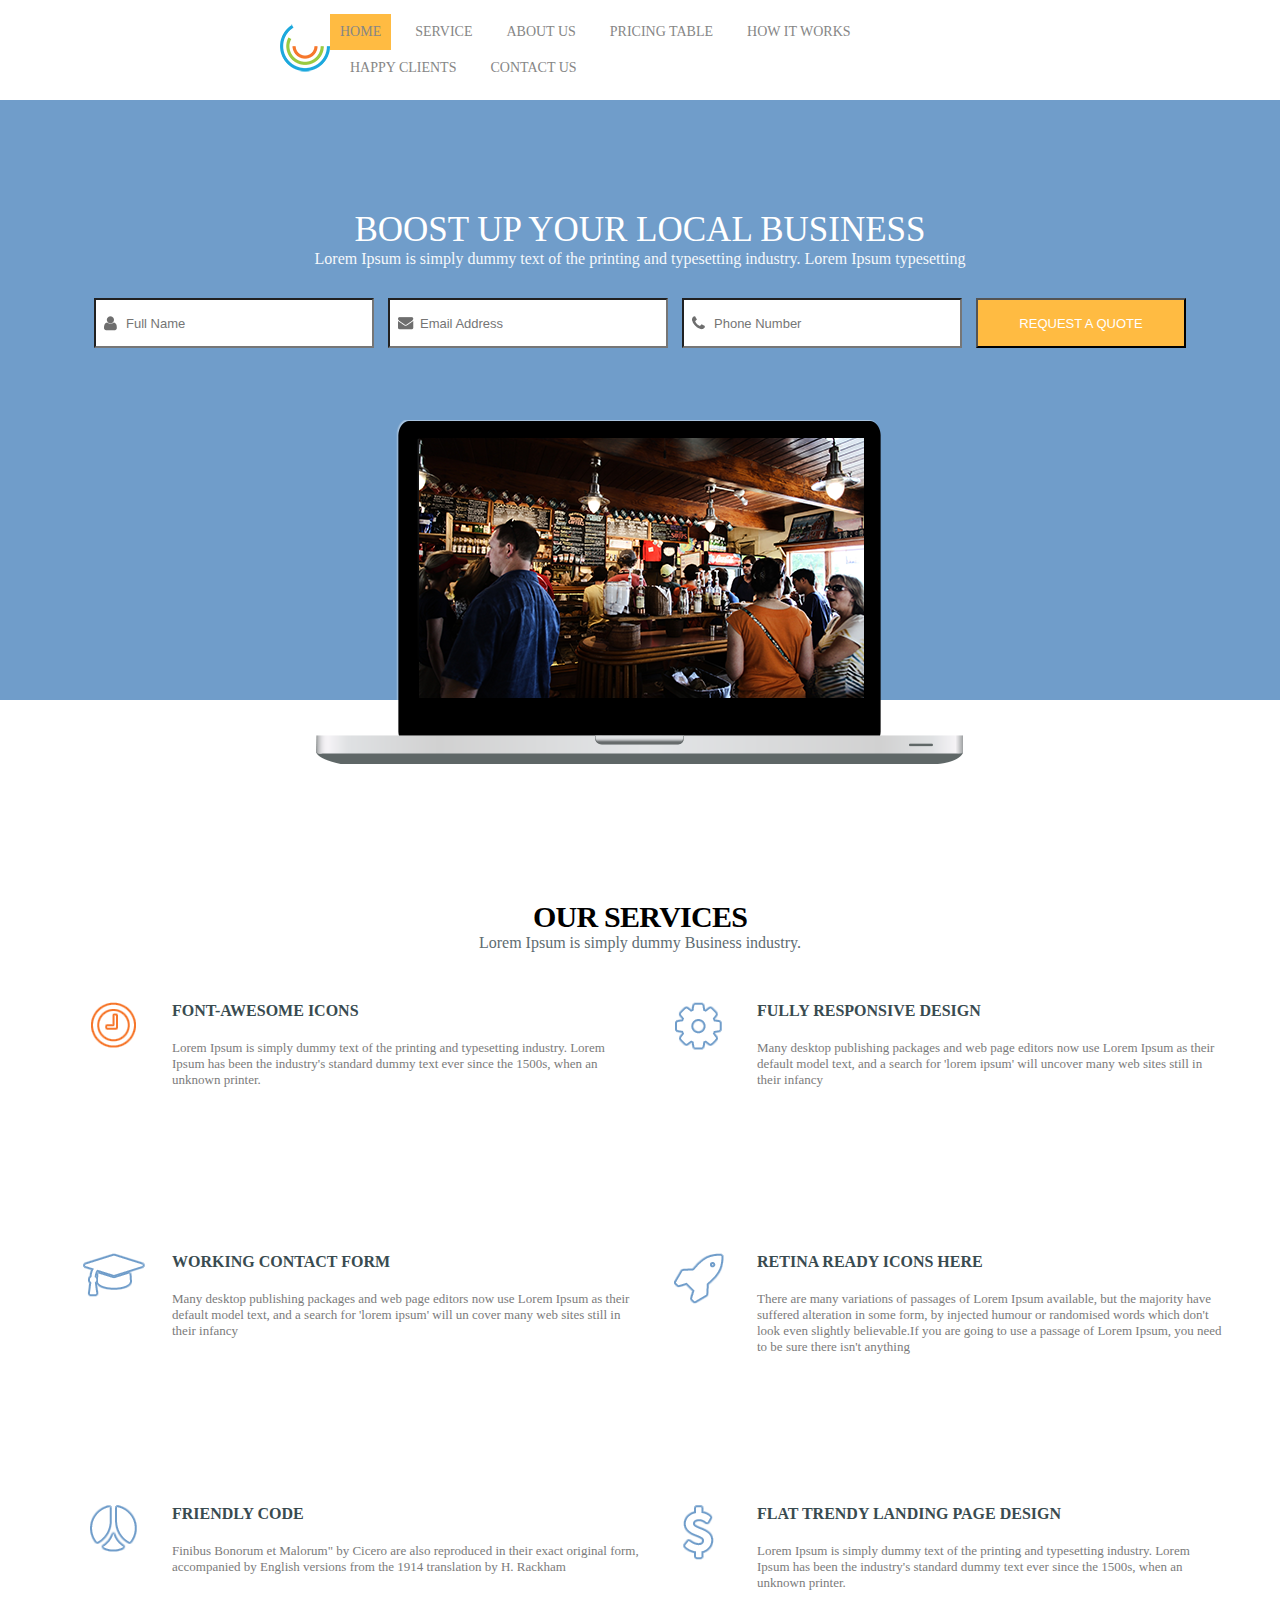
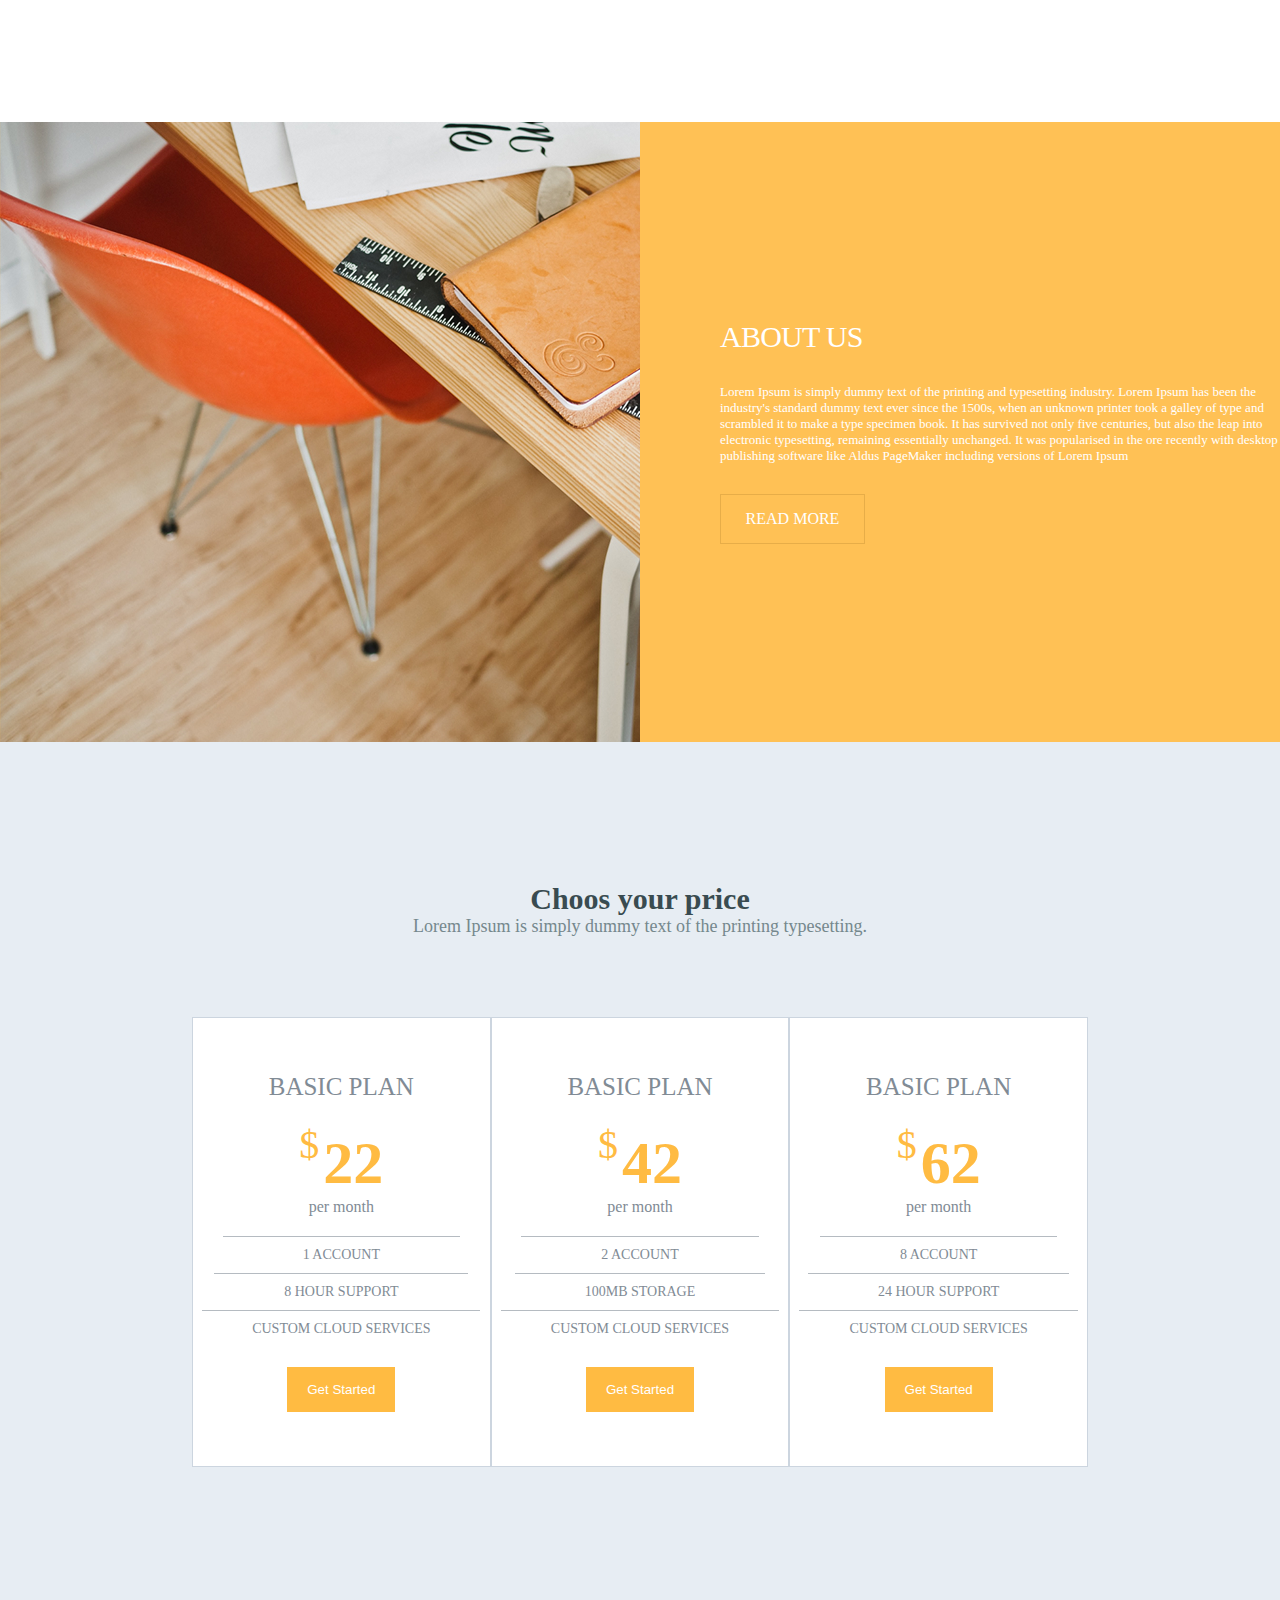
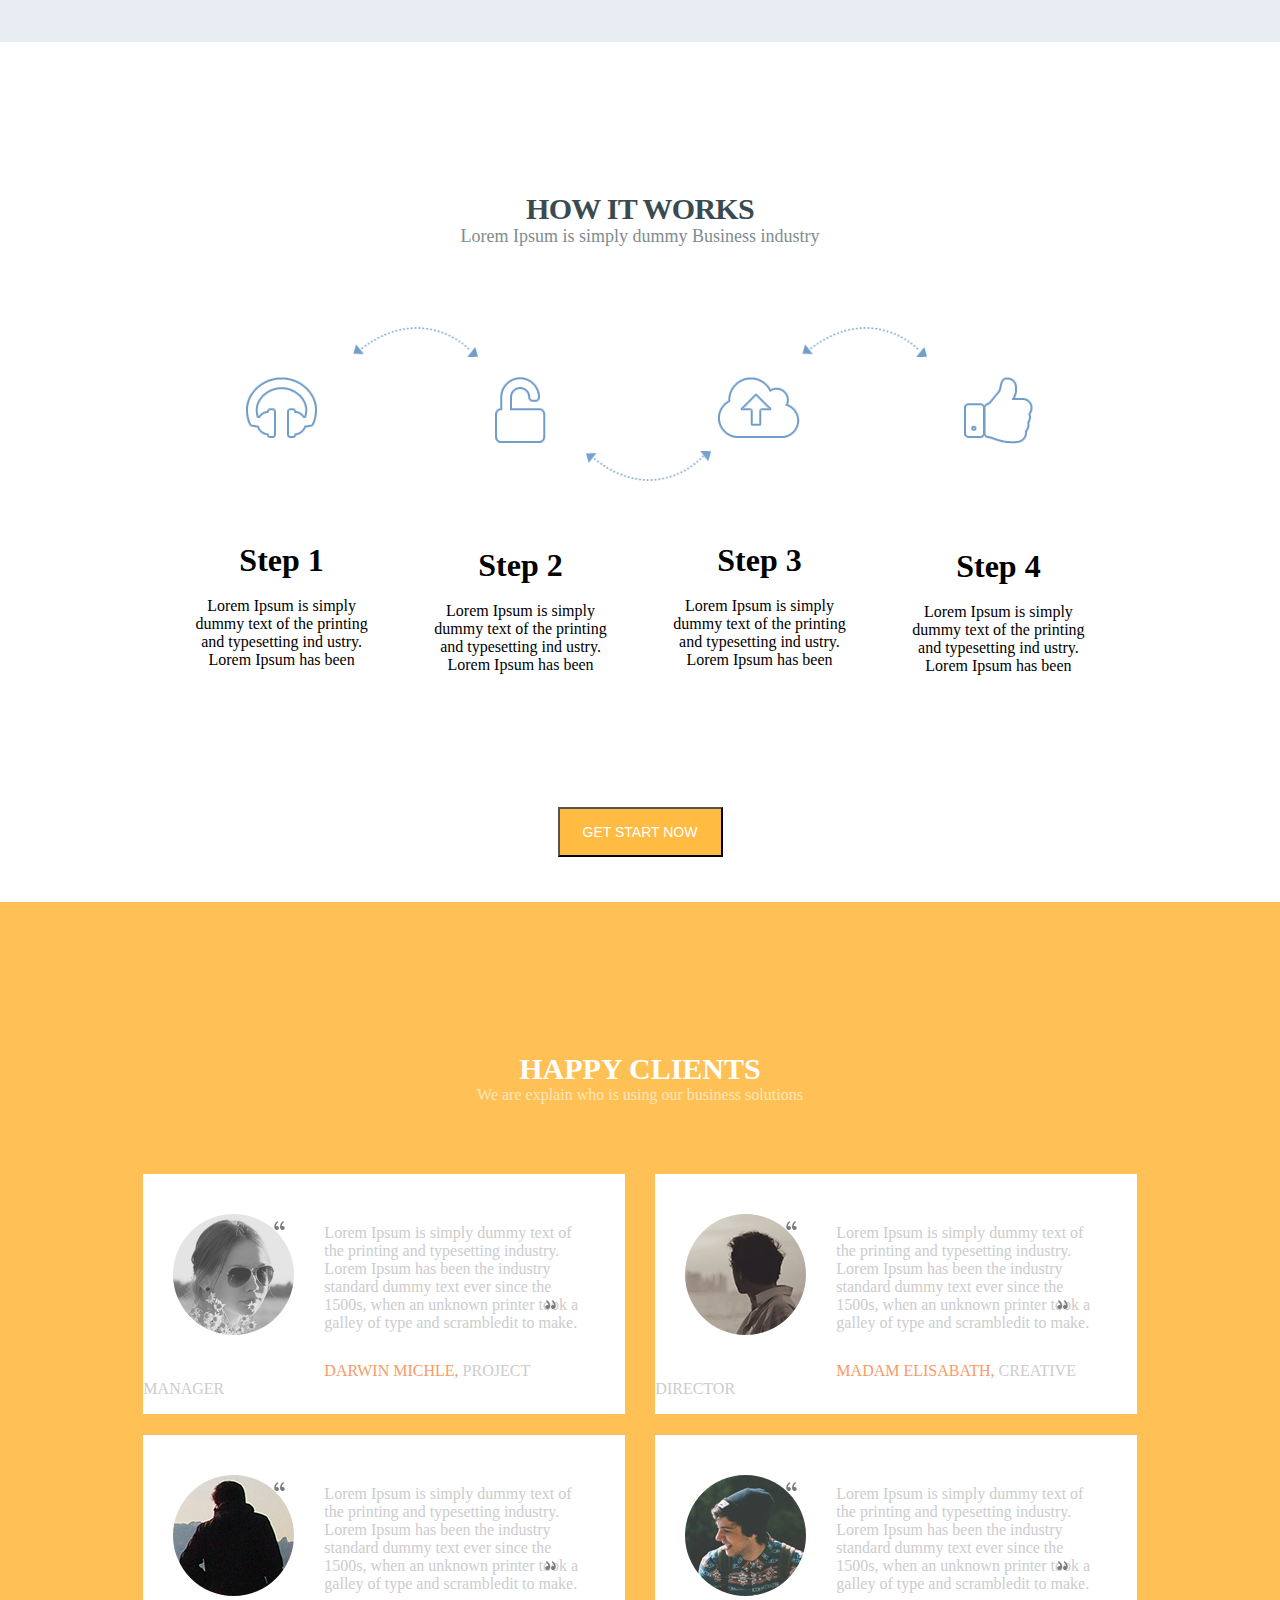
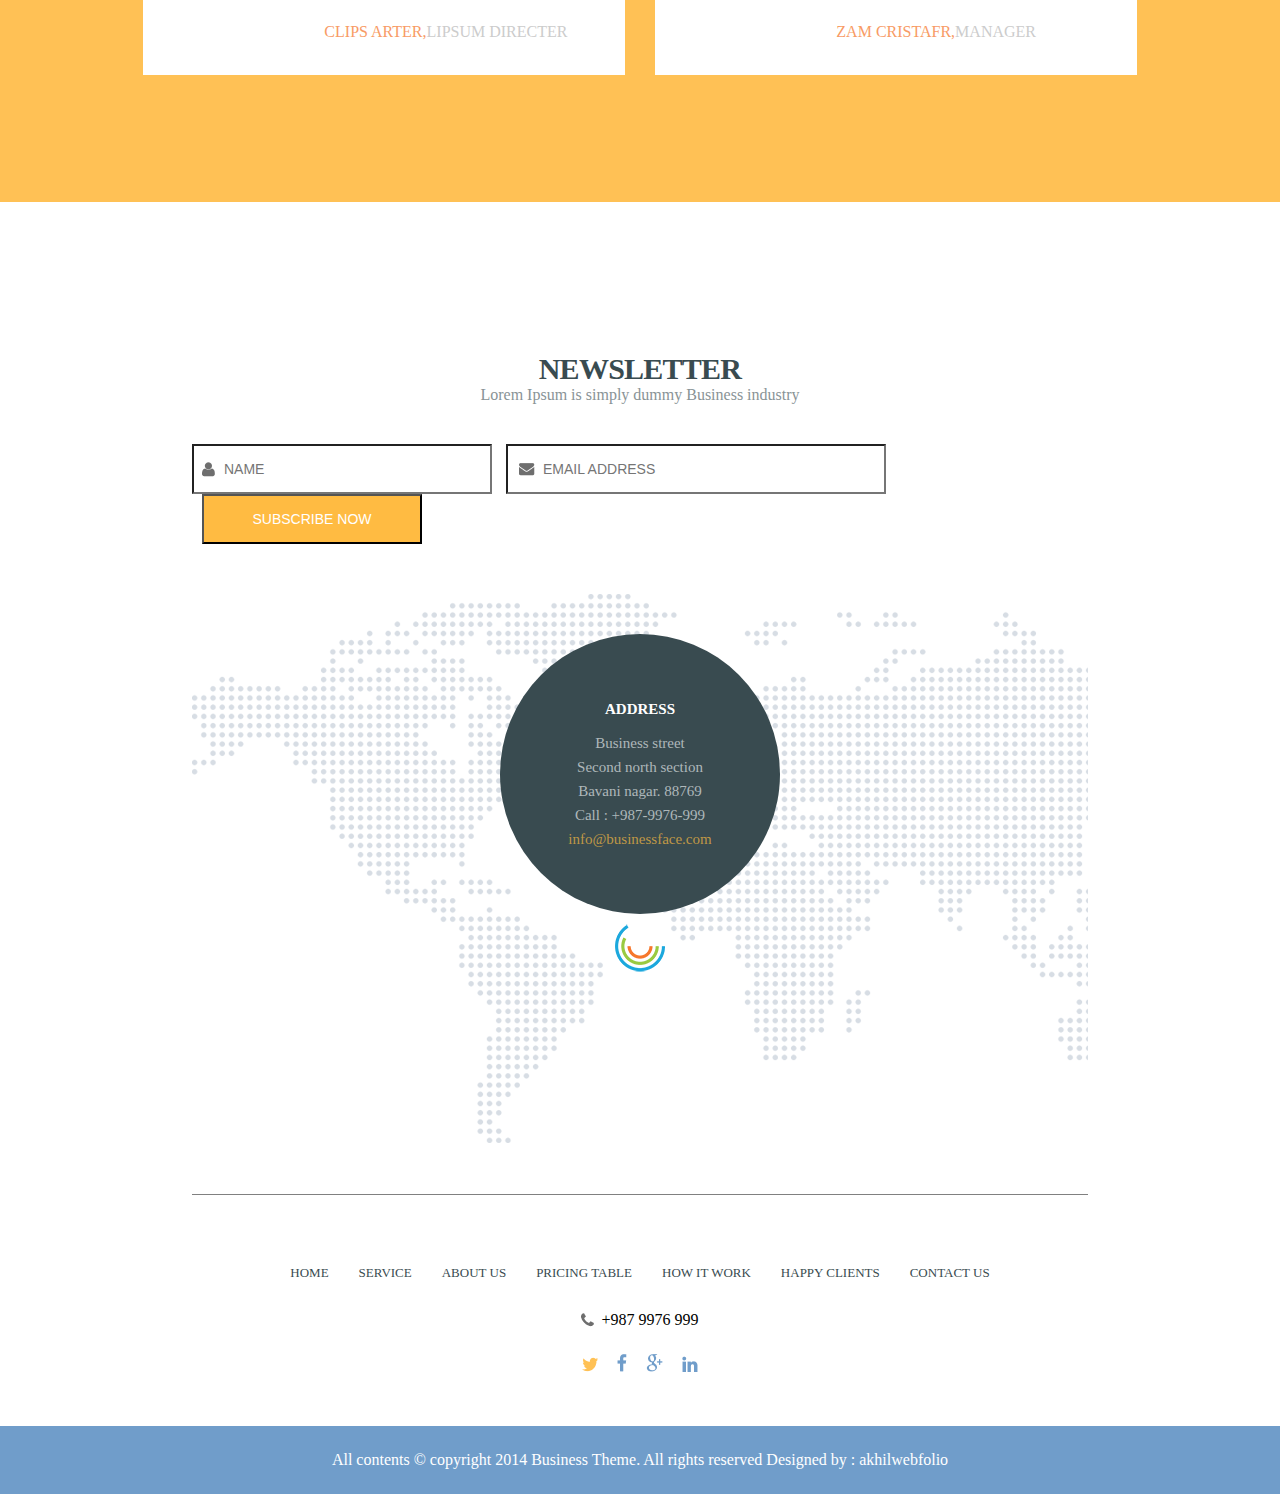
<file: Project - Business Theme #1/index.html>
<!DOCTYPE html>
<html lang="en">
<head>
	<meta charset="UTF-8">
	<title>Business</title>
	<link rel="stylesheet" href="css/styles.css">
</head>
<body>
	<div class="header">
		<div class="logo"><a href="#"><img src="images/logo.png" alt=""></a></div>
		<div class="header-right">
			<a href="#">Home</a>
			<a href="#">Service</a>
			<a href="#">About us</a>
			<a href="#">Pricing table</a>
			<a href="#">How it works</a>
			<a href="#">happy clients</a>
			<a href="#">contact us</a>
		</div>
	</div>
	<div class="block1">
		<div class="text1">boost up your local business</div>
		<div class="text2">Lorem Ipsum is simply dummy text of the printing and typesetting industry. Lorem Ipsum typesetting</div>
		<div class="form">
			<input class="name1" type="text" placeholder="Full Name">
			<input class="email1" type="email" placeholder="Email Address">
			<input class="phone1" type="phone" placeholder="Phone Number">
			<input class="submit1" type="submit" value="REQUEST A QUOTE">
		</div>
		<div class="block1-img">
			<div class="inline-img"></div>
		</div>
	</div>
	<div class="block2-mini">
		<span class="t1">Our Services</span>
		<span class="t2">Lorem Ipsum is simply dummy Business industry.</span>
	</div>
	<div class="block2">
		<div class="block2-left">
			<div class="content1">
				<div class="content1-left"><img src="images/icon_-clock.png" alt=""></div>
				<div class="content1-right">
					<div class="righttext1">Font-Awesome Icons</div>
					<div class="righttext2">Lorem Ipsum is simply dummy text of the printing and typesetting industry. Lorem Ipsum has been the industry's standard dummy text ever since the 1500s, when an unknown printer.</div>
				</div>
			</div>
			<div class="content2">
				<div class="content1-left"><img src="images/icon-hat.png" alt=""></div>
				<div class="content1-right">
					<div class="righttext1">Working Contact form</div>
					<div class="righttext2">Many desktop publishing packages and web page editors now use Lorem Ipsum as their default model text, and a search for 'lorem ipsum' will un cover many web sites still in their infancy</div>
				</div>
			</div>
			<div class="content3">
				<div class="content1-left"><img src="images/icon-hz.png" alt=""></div>
				<div class="content1-right">
					<div class="righttext1">Friendly Code</div>
					<div class="righttext2">Finibus Bonorum et Malorum" by Cicero are also reproduced in their exact original form, accompanied by English versions from the 1914 translation by H. Rackham</div>
				</div>
			</div>
		</div>
		<div class="block2-right">
			<div class="content1">
				<div class="content1-left"><img src="images/icon-settings.png" alt=""></div>
				<div class="content1-right">
					<div class="righttext1">Fully Responsive Design</div>
					<div class="righttext2">Many desktop publishing packages and web page editors now use Lorem Ipsum as their default model text, and a search for 'lorem ipsum' will uncover many web sites still in their infancy</div>
				</div>
			</div>
			<div class="content2">
				<div class="content1-left"><img src="images/icon-rocket.png" alt=""></div>
				<div class="content1-right">
					<div class="righttext1">Retina Ready icons here</div>
					<div class="righttext2">There are many variations of passages of Lorem Ipsum available, but the majority have suffered alteration in some form, by injected humour or randomised words which don't look even slightly believable.If you are going to use a passage of Lorem Ipsum, you need to be sure there isn't anything
					</div>
				</div>
			</div>
			<div class="content3">
				<div class="content1-left"><img src="images/icon-dollar.png" alt=""></div>
				<div class="content1-right">
					<div class="righttext1">Flat trendy landing page Design</div>
					<div class="righttext2">Lorem Ipsum is simply dummy text of the printing and typesetting industry. Lorem Ipsum has been the industry's standard dummy text ever since the 1500s, when an unknown printer.
					</div>
				</div>
			</div>
		</div>

	</div>

	<!-- End of block2 -->

	<div class="block3">
		<div class="block3-left"></div>
		<div class="block3-right">
		 	<span class="text1">ABout us</span>
		 	<span class="text2">Lorem Ipsum is simply dummy text of the printing and typesetting industry. Lorem Ipsum has been the industry's standard dummy text ever since the 1500s, when an unknown printer took a galley of type and scrambled it to make a type specimen book. It has survived not only five centuries, but also the leap into electronic typesetting, remaining essentially unchanged. It was popularised in the ore recently with desktop publishing software like Aldus PageMaker including versions of Lorem Ipsum</span>
		 	<a href="#">read more</a>
		</div>
	</div>

	<!-- End of block 3 -->

	<div class="block4">
		<div class="block4-top">
			<span class="text1">Choos your price</span>
			<span class="text2">Lorem Ipsum is simply dummy text of the printing typesetting.</span>
		</div>
		<div class="block4-content">
			<div class="content-left">
				<div class="text1">Basic plan</div>
				<div class="block4-1">
					<span class="a1">$</span>
					<span class="a2">22</span><br>
					<span class="a3">per month</span>
				</div>
				<div class="text2">1 account</div>
				<div class="text3">8 hour support</div>
				<div class="text4">Custom Cloud Services</div>
				<button>Get Started</button>
			</div>
			<div class="content-middle">
				
				<div class="text1">Basic plan</div>
				<div class="block4-1">
					<span class="a1">$</span>
					<span class="a2">42</span><br>
					<span class="a3">per month</span>
				</div>
				<div class="text2">2 account</div>
				<div class="text3">100mb storage</div>
				<div class="text4">Custom Cloud Services</div>
				<button>Get Started</button>
			</div>
			<div class="content-right">
				<div class="text1">Basic plan</div>
				<div class="block4-1">
					<span class="a1">$</span>
					<span class="a2">62</span><br>
					<span class="a3">per month</span>
				</div>
				<div class="text2">8 account</div>
				<div class="text3">24 hour support</div>
				<div class="text4">Custom Cloud Services</div>
				<button>Get Started</button>
			</div>
		</div>

	</div>

	<!-- end of block4 -->

	<div class="block5">
		<div class="top">
			<div class="text1">how it works</div>
			<div class="text2">Lorem Ipsum is simply dummy Business industry</div>
		</div>
		<div class="middle">
				<img class="upp1" src="images/upper.png" alt="">
				<img class="upp2" src="images/upper.png" alt="">
				<img class="lower" src="images/lower.png">
			<div class="b1">
				<div class="logo"><img src="images/logo1.png" alt=""></div>
				<div class="text"><h1>Step 1</h1> <br>
				Lorem Ipsum is simply dummy text of the printing and typesetting ind
				ustry. Lorem Ipsum has been
				</div>
			</div>
			<div class="b2">
				<div class="logo"><img src="images/logo2.png" alt=""></div>
				<div class="text"><h1>Step 2</h1> <br>
				Lorem Ipsum is simply dummy text of the printing and typesetting ind
				ustry. Lorem Ipsum has been
				</div>
			</div>
			<div class="b3">
				<div class="logo"><img src="images/logo3.png" alt=""></div>
				<div class="text"><h1>Step 3</h1><br>
				Lorem Ipsum is simply dummy text of the printing and typesetting ind
				ustry. Lorem Ipsum has been
				</div>
			</div>	
			<div class="b4">
				<div class="logo"><img src="images/logo4.png" alt=""></div>
				<div class="text"><h1>Step 4</h1> <br>
				Lorem Ipsum is simply dummy text of the printing and typesetting ind
				ustry. Lorem Ipsum has been
				</div>
			</div>	
		</div>
		<button>Get start Now</button>
	</div>

	<!-- End of block5 -->

	<div class="block6">
		<div class="first">Happy Clients</div>
		<div class="second">We are explain who is using our business solutions</div>
		<div class="third">
			<div><img src="images/foto1.png" alt="">
				<img class="open" src="images/_“_.png" alt="">
				<span>Lorem Ipsum is simply dummy text of the printing and typesetting industry. Lorem Ipsum has been the industry standard dummy text ever since the 1500s, when an unknown printer took a galley of type and scrambledit to make.</span>
				<img class="close" src="images/_“__copy.png" alt="">
				<p><span>Darwin Michle,</span> Project manager</p>
			</div>
			<div><img src="images/foto2.png" alt="">
				<img class="open" src="images/_“_.png" alt="">
				<span>Lorem Ipsum is simply dummy text of the printing and typesetting industry. Lorem Ipsum has been the industry standard dummy text ever since the 1500s, when an unknown printer took a galley of type and scrambledit to make.</span>
				<img class="close" src="images/_“__copy.png" alt="">
				<p><span>Madam Elisabath,</span> creative director</p>
			</div>
			<div><img src="images/foto3.png" alt="">
				<img class="open" src="images/_“_.png" alt="">
				<span>Lorem Ipsum is simply dummy text of the printing and typesetting industry. Lorem Ipsum has been the industry standard dummy text ever since the 1500s, when an unknown printer took a galley of type and scrambledit to make.</span>
				<img class="close" src="images/_“__copy.png" alt="">
				<p><span>Clips arter,</span>Lipsum directer</p>
			</div>
			<div><img src="images/foto4.png" alt="">
				<img class="open" src="images/_“_.png" alt="">
				<span>Lorem Ipsum is simply dummy text of the printing and typesetting industry. Lorem Ipsum has been the industry standard dummy text ever since the 1500s, when an unknown printer took a galley of type and scrambledit to make.</span>
				<img class="close" src="images/_“__copy.png" alt="">
				<p><span>zam cristafr,</span>manager</p>
			</div>
		</div>
	</div>

	<!-- End of block6 -->

	<div class="block7">
		<div class="cont1"><span>newsletter</span><br>Lorem Ipsum is simply dummy Business industry</div>
		<div class="cont2">
			<input type="text" class="name" placeholder="Name">
			<input type="email" class="email" placeholder="Email Address">
			<input type="submit" value="Subscribe now" class="button">
 		</div>
		<div class="cont3">
			<div class="circle">
				<div class="text">
				<h6>Address</h6>
				Business street<br>
				Second north section<br>
				Bavani nagar. 88769<br>
				Call : +987-9976-999<br>
				<span>info@businessface.com</span>
				</div>
			</div>
			<a href="#"><img src="images/logo.png" alt=""></a>
		</div>
		<div class="cont4">
			<a href="#">HOME</a>
			<a href="#">SERVICE</a>
			<a href="#">ABOUT US</a>
			<a href="#">PRICING TABLE</a>
			<a href="#">HOW IT WORK</a>
			<a href="#">HAPPY CLIENTS</a>
			<a href="#">CONTACT US</a>
		</div>
		<div class="cont5">+987 9976 999</div>
		<div class="cont6">
			<a href=""><img src="images/twitter-orange.png" alt=""></a>
			<a href=""><img src="images/icon-facebook.png" alt=""></a>
			<a href=""><img src="images/icon-google.png" alt=""></a>
			<a href=""><img src="images/icon-in.png" alt=""></a>
		</div>
	</div>

<!-- End of block 7 -->

<div class="foot">All contents © copyright 2014 Business Theme. All rights reserved Designed by : akhilwebfolio</div>

	<script>document.write('<script src="http://' + (location.host || 'localhost').split(':')[0] + ':35729/livereload.js?snipver=1"></' + 'script>')</script>
</body>
</html>
</file>
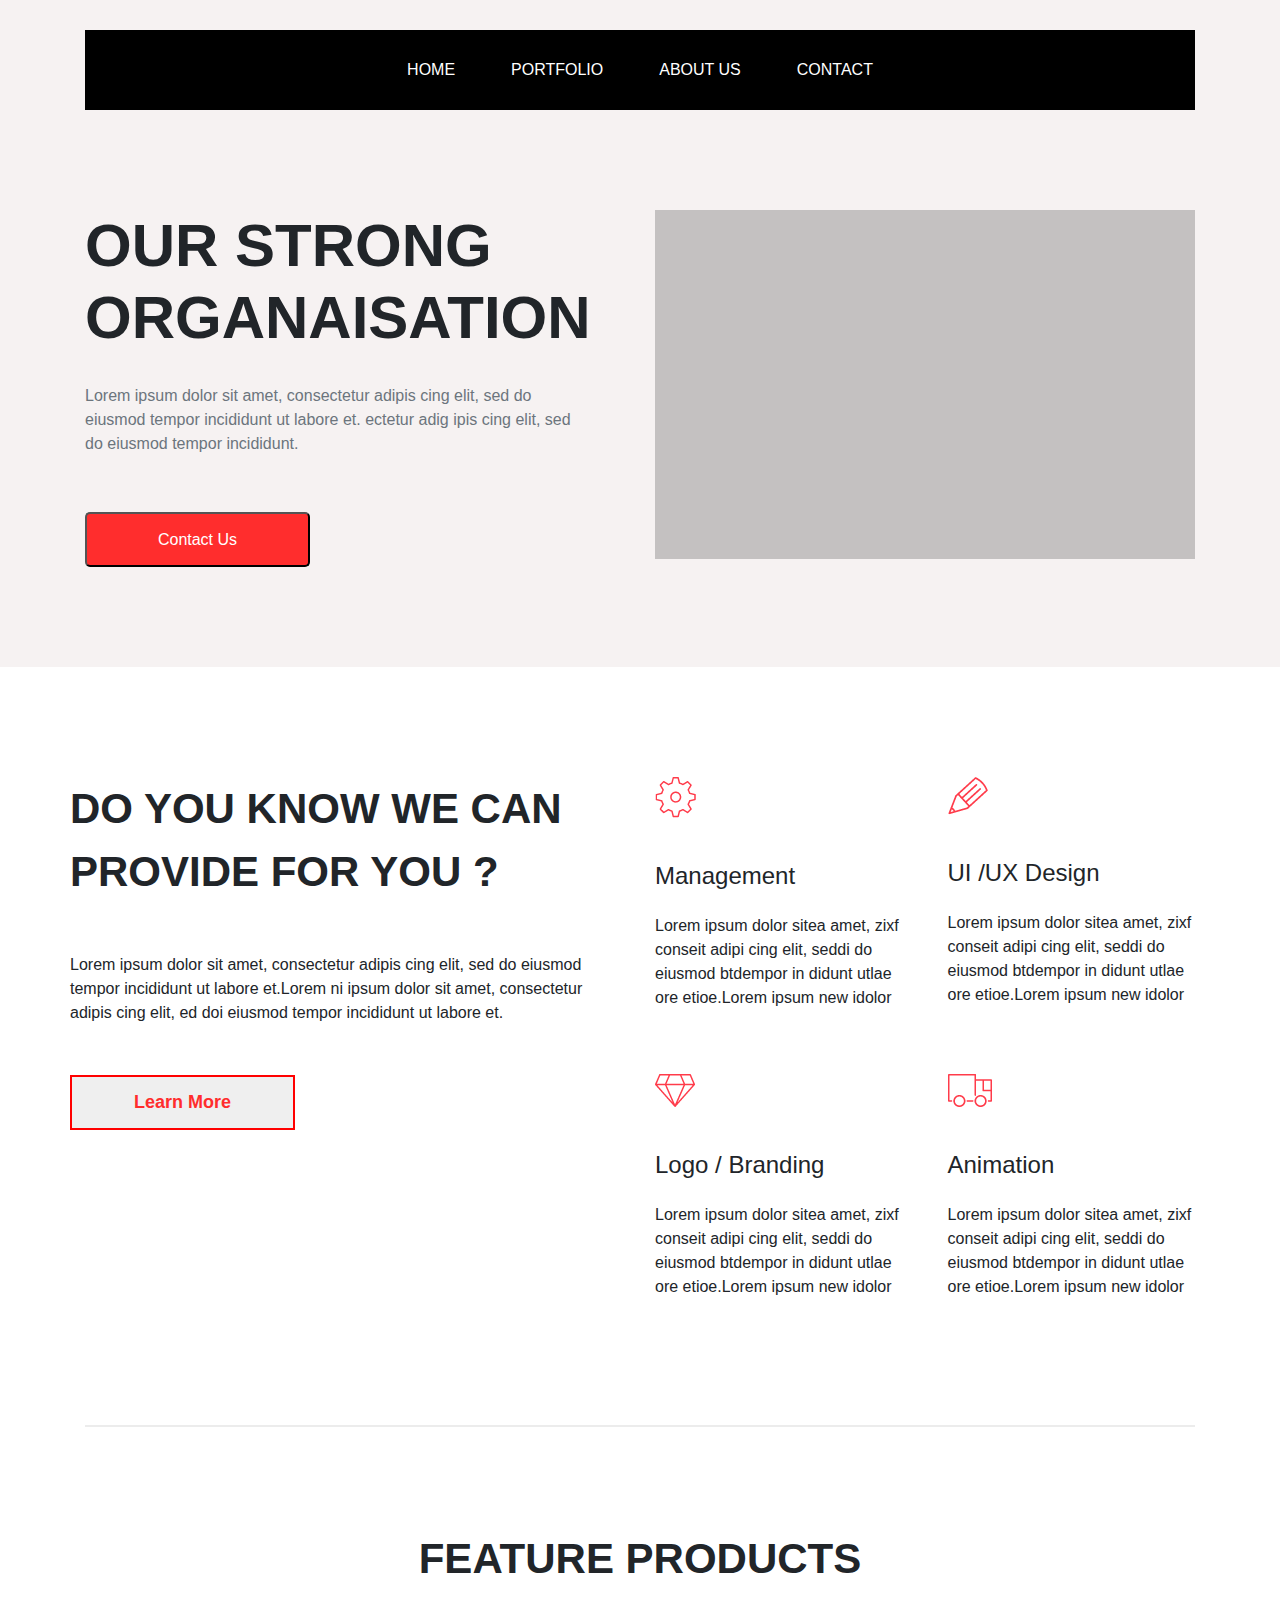
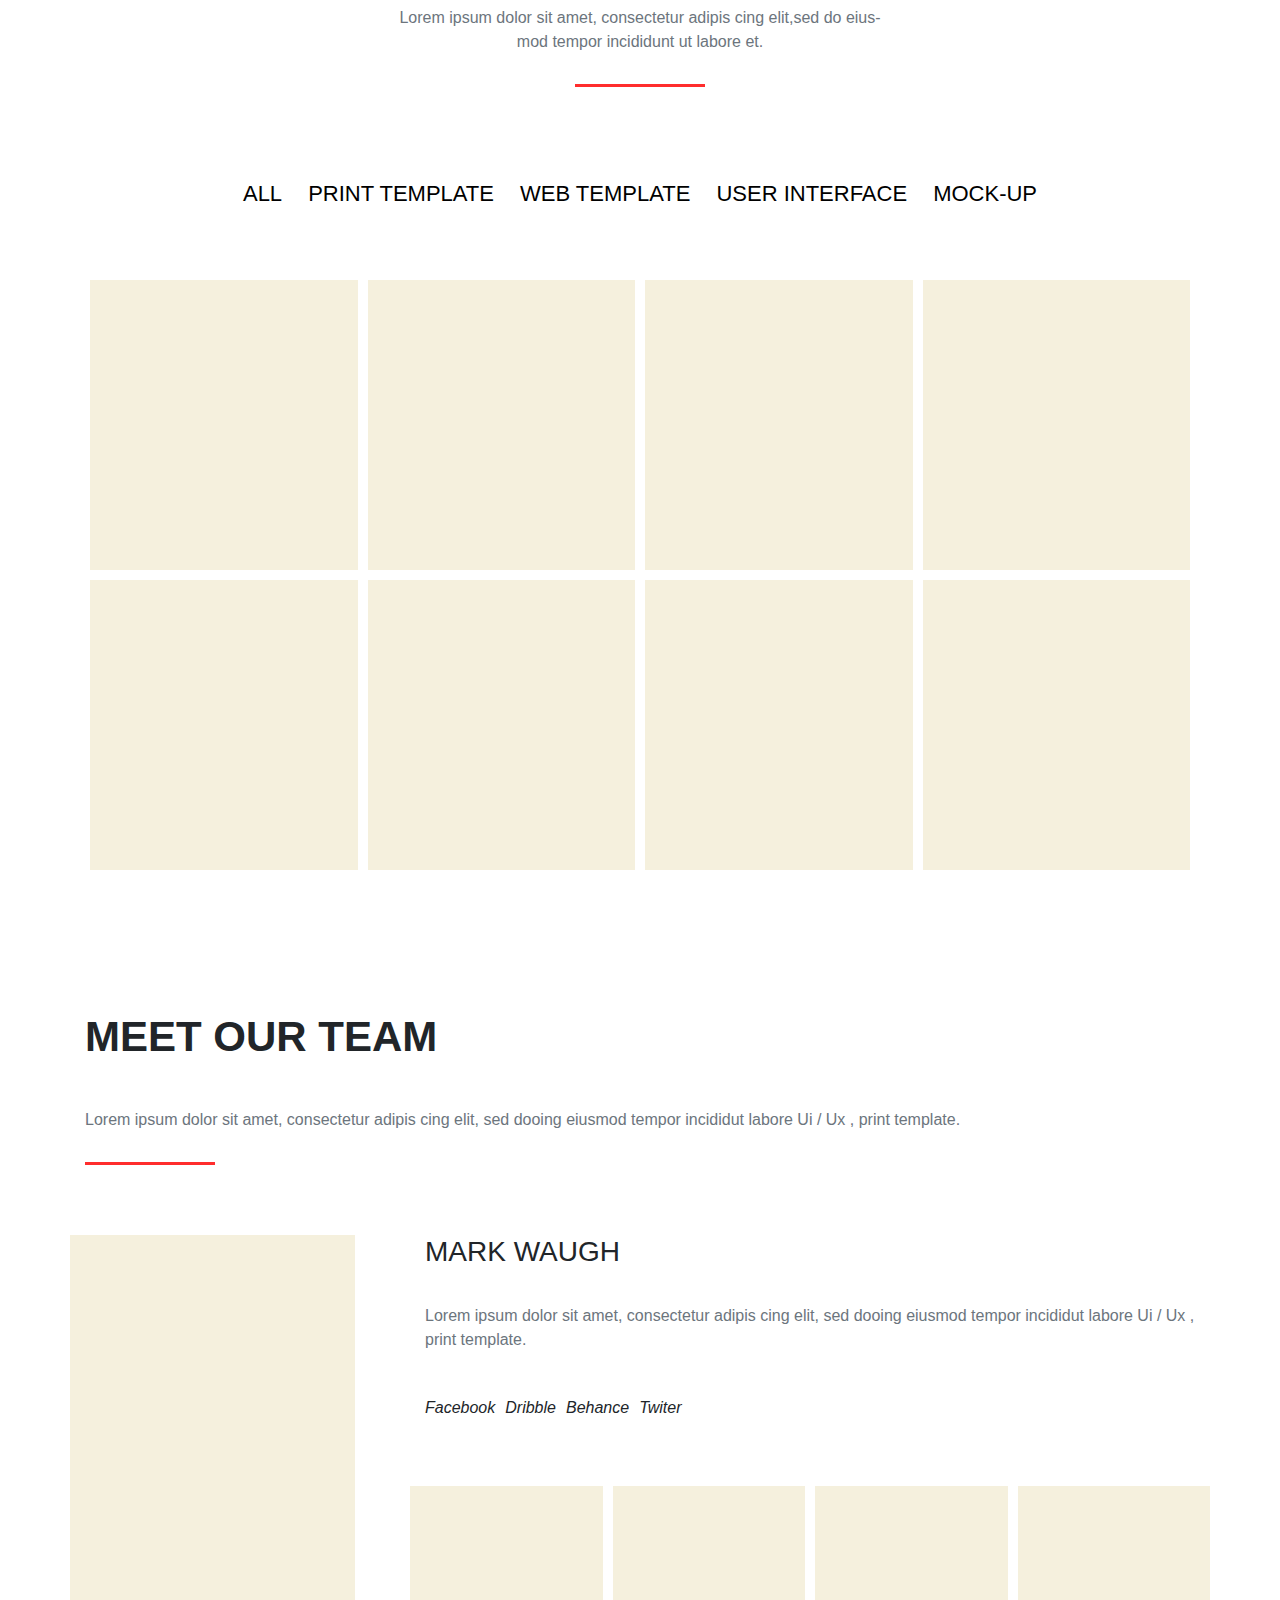
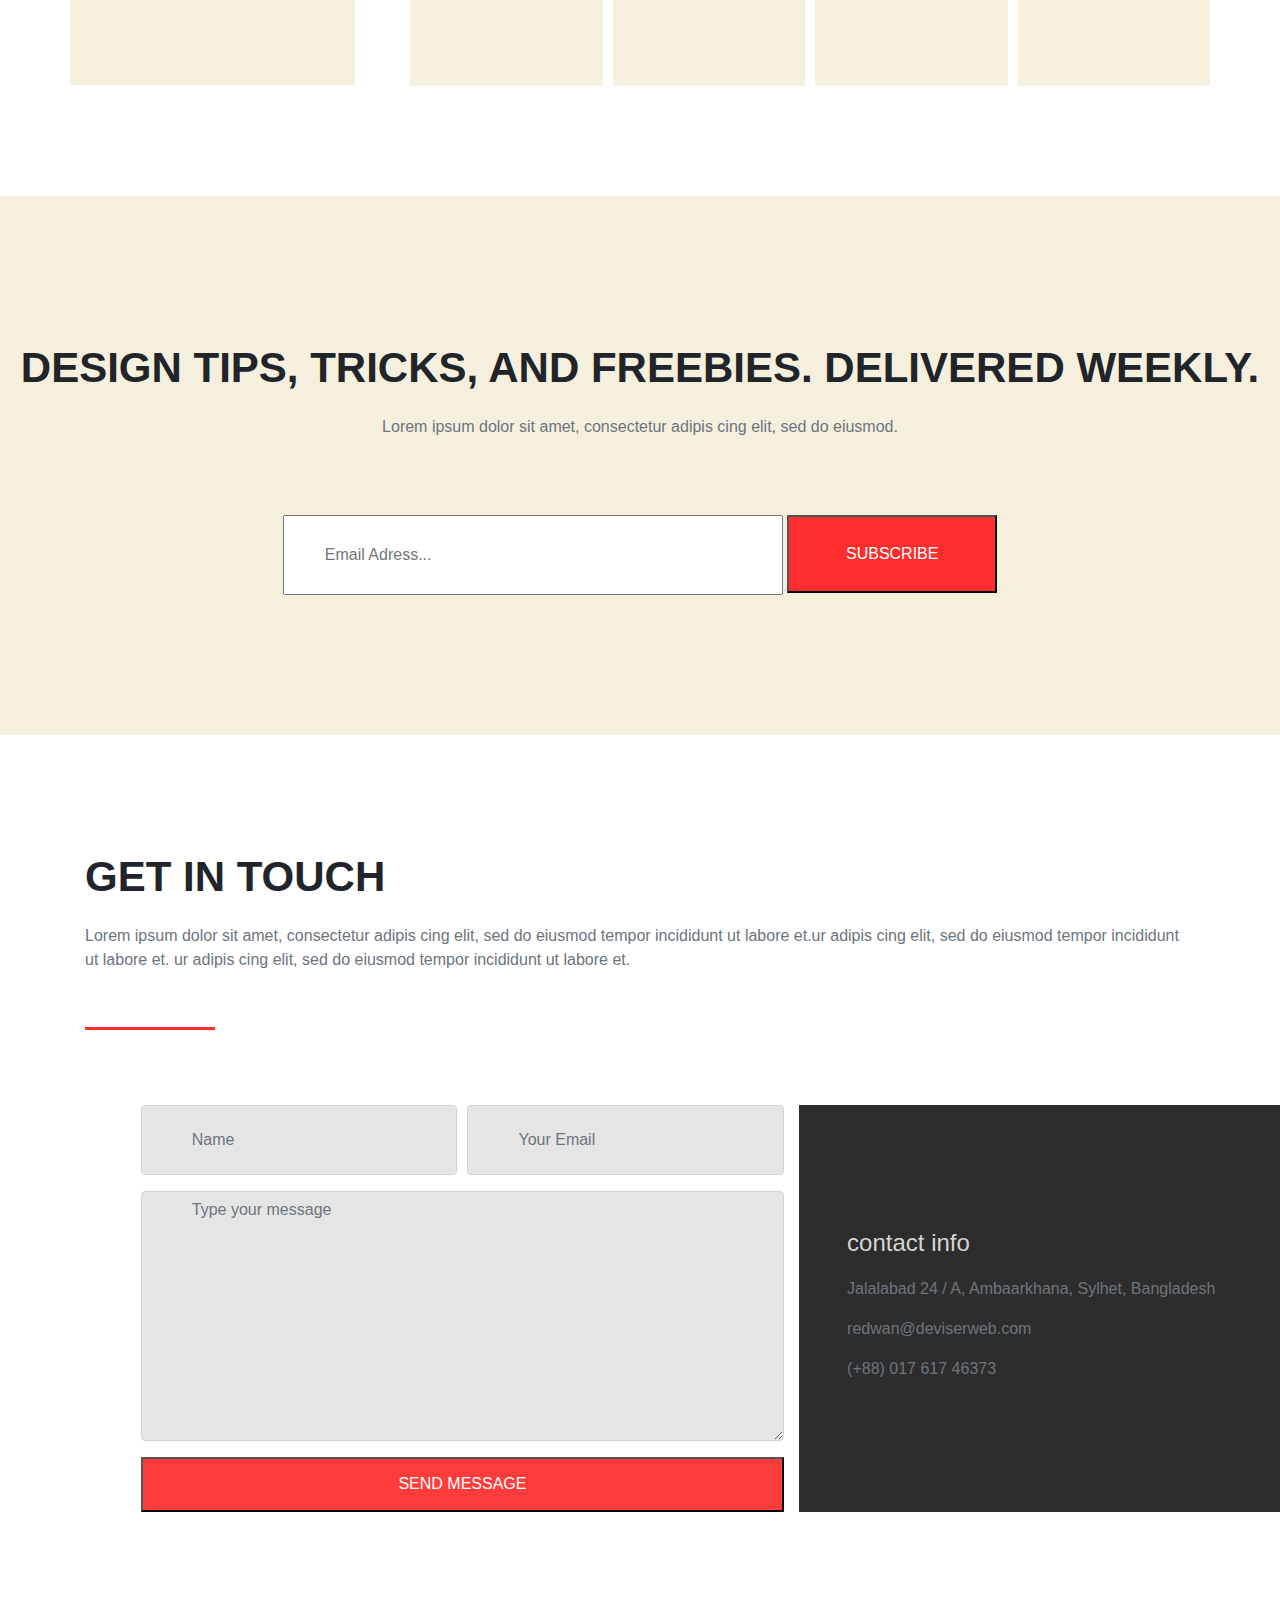
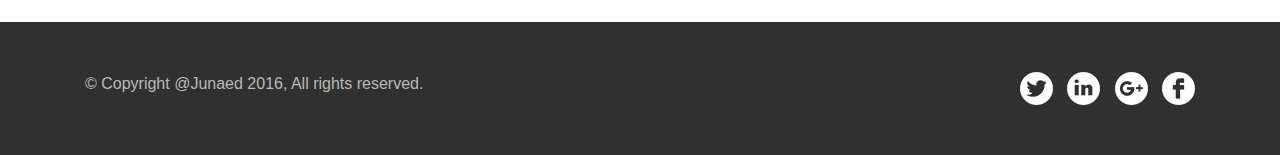
<file: responsive/index.html>
<!doctype html>
<html lang="en">
  <head>
    <!-- Required meta tags -->
    <meta charset="utf-8">
    <meta name="viewport" content="width=device-width, initial-scale=1, shrink-to-fit=no">

    <!-- Bootstrap CSS -->
    <link rel="stylesheet" href="https://stackpath.bootstrapcdn.com/bootstrap/4.3.1/css/bootstrap.min.css" integrity="sha384-ggOyR0iXCbMQv3Xipma34MD+dH/1fQ784/j6cY/iJTQUOhcWr7x9JvoRxT2MZw1T" crossorigin="anonymous">
    <link rel="stylesheet" href="../responsive/css/style.css">
    <title>Agnecy Landing Page</title>
  </head>
  <body>
      <div class="mainDiv-1">
        <div class="container">
        <header>
          <a href="#">HOME</a>
          <a href="#">PORTFOLIO</a>
          <a href="#">ABOUT US</a>
          <a href="#">CONTACT</a>
        </header>
        <div class="container cont-1">
          <div class="row">
            <div class="col">
              <h1>our strong 
                  organaisation</h1>
              <p class="text-muted">Lorem ipsum dolor sit amet, consectetur adipis cing elit, sed do eiusmod tempor incididunt  ut labore et. ectetur adig ipis cing elit, sed do eiusmod tempor incididunt.</p>  
                <button>Contact Us</button>
            </div>
            <div class="col">
              <img src="../responsive/images/foto-1.png" alt="" class="img-fluid">
            </div>
          </div>
        </div>
        </div>
      </div>

      <div class="container cont-2">
        <div class="row">
        <div class="col-12 col-lg-6 col-left">
          <p class="display-my">do you know we can provide for you ?</p>
          <p class="par-1">Lorem ipsum dolor sit amet, consectetur adipis cing elit, sed do eiusmod tempor incididunt ut labore et.Lorem ni ipsum dolor sit amet, consectetur adipis cing elit, ed doi eiusmod tempor incididunt ut labore et.</p>
          <button>Learn More</button>
        </div>
        <div class="col-12 col-lg-6 col-right">
          <div class="row">
            <div class="col-12 col-md-6">
              <img src="../responsive/images/01.png" alt="">
              <p class="display-my-2">Management</p>
              <p class="display-my-3">Lorem ipsum dolor sitea amet, zixf conseit  adipi cing elit, seddi do eiusmod btdempor in didunt utlae ore etioe.Lorem ipsum new idolor
                </p>
            </div>
            <div class="col-12 col-md-6">
                <img src="../responsive/images/02.png" alt="">
                <p class="display-my-2">UI /UX Design</p>
                <p class="display-my-3">Lorem ipsum dolor sitea amet, zixf conseit  adipi cing elit, seddi do eiusmod btdempor in didunt utlae ore etioe.Lorem ipsum new idolor
            </div>
            <div class="w-100"></div>
            <br>
            <br>
            <div class="col-12 col-md-6">
                <img src="../responsive/images/03.png" alt="">
                <p class="display-my-2">Logo / Branding</p>
                <p class="display-my-3">Lorem ipsum dolor sitea amet, zixf conseit  adipi cing elit, seddi do eiusmod btdempor in didunt utlae ore etioe.Lorem ipsum new idolor
            </div>
            <div class="col-12 col-md-6">
                <img src="../responsive/images/04.png" alt="">
                <p class="display-my-2">Animation</p>
                <p class="display-my-3">Lorem ipsum dolor sitea amet, zixf conseit  adipi cing elit, seddi do eiusmod btdempor in didunt utlae ore etioe.Lorem ipsum new idolor
            </div>
          </div>
        </div>
      </div>
      </div>
      <div class="container cont-3">
        <div></div>
      </div>
      <div class="container cont-4">
        <p class="display-my">feature products</p>
        <div class="text-muted display-my-3">Lorem ipsum dolor sit amet, consectetur adipis cing elit,sed do eius-<br>mod tempor incididunt ut labore et.</div>
        <div class="line"></div>
        <div class="container cont-4-1">
          <a href="#">ALL</a>
          <a href="#">PRINT TEMPLATE</a>
          <a href="#">WEB TEMPLATE</a>
          <a href="#">USER INTERFACE</a>
          <a href="#">MOCK-UP</a>
        </div>
      
      <div class="container cont-5">
        <div class="row">
          <div class="col-12 col-md-6 col-lg-3"></div>
          <div class="col-12 col-md-6 col-lg-3"></div>
          <div class="col-12 col-md-6 col-lg-3"></div>
          <div class="col-12 col-md-6 col-lg-3"></div>
          <div class="col-12 col-md-6 col-lg-3"></div>
          <div class="col-12 col-md-6 col-lg-3"></div>
          <div class="col-12 col-md-6 col-lg-3"></div>
          <div class="col-12 col-md-6 col-lg-3"></div>
        </div>
      </div>
    </div>
   
<div class="container">
    <div class="cont-6">
      <div class="display-my">Meet our team</div>
      <p class="text-muted display-my-3">Lorem ipsum dolor sit amet, consectetur adipis cing elit, sed dooing eiusmod tempor incididut labore Ui / Ux , print template.</p>
      <div class="line"></div>
    </div>
  </div>

  <div class="container cont-7">
    <div class="row">
      <div class="col-12 col-sm-3 col-left"></div>
      <div class="col-12 col-sm-9 col-right">
        <h3>MARK WAUGH</h3>
        <p class="text-muted display-my-3">Lorem ipsum dolor sit amet, consectetur adipis cing elit, sed dooing eiusmod tempor incididut labore Ui / Ux , print template.</p>
        <p class="myPar"><em>Facebook</em><em>Dribble</em><em>Behance</em><em>Twiter</em></p>
        <div class="row">
          <div class="col col-my-dif"></div>
          <div class="col col-my-dif"></div>
          <div class="col col-my-dif"></div>
          <div class="col col-my-dif"></div>
        </div>
      </div>
    </div>
  </div>
  
    <div class="container-fluid cont-8 text-center" style="background-color: #f5f0dd; padding: 140px 0 140px 0;">
      <p class="display-my">Design tips, tricks, and freebies. Delivered weekly.</p>
      <p class="display-my-3 text-muted" style="padding-bottom: 60px;">Lorem ipsum dolor sit amet, consectetur adipis cing elit, sed do eiusmod.</p>
      <input type="email" placeholder="Email Adress...">
      <button class="btn-my-form">SUBSCRIBE</button>
    </div>

    <div class="container" style="padding-top:110px">
      <p class="display-my">get in touch</p>
      <p class="display-my-3 text-muted">Lorem ipsum dolor sit amet, consectetur adipis cing elit, sed do eiusmod tempor incididunt ut labore et.ur adipis cing elit, sed do eiusmod tempor incididunt ut labore et. ur adipis cing elit, sed do eiusmod tempor incididunt ut labore et.</p>
      <div class="line" style="margin: 55px 0 75px 0;"></div>
    </div>
      <div class="container-fluid cont-9" style="padding-left:11%; padding-bottom: 110px;">
        <div class="row">
          <div class="col-12 col-md-7">
            <form>
              <div class="form-row">
                <div class="form-group col">
                  <input class="form-control" type="text" placeholder="Name">
                </div>
                <div class="form-group col">
                  <input class="form-control" type="email" placeholder="Your Email">
                </div>
              </div>
              <div class="form-group">
                <textarea class="form-control" placeholder="Type your message"></textarea>
              </div>
              <button class="btn-block">SEND MESSAGE</button>
            </form>
          </div>
          <div class="col-12 col-md-5 pl-5" style="padding: 120px 0 80px 0; background-color: #2d2d2d; color:#d5d5d5">
            <p class="display-my-2 ">contact info</p>
            <p class="display-my-3 text-muted">Jalalabad 24 / A, Ambaarkhana, Sylhet, Bangladesh</p>
            <p class="display-my-3 text-muted">redwan@deviserweb.com</p>
            <p class="display-my-3 text-muted">(+88) 017 617 46373</p>
          </div>
        </div>
      </div>
      <div class="container-fluid cont-10" style="background-color: #313030;color: #b8b8b8;padding: 50px 0 50px 0;">
        <div class="container">
          <footer>
            © Copyright @Junaed 2016, All rights reserved.
            <div>
            <a href="#"><img src="../responsive/images/001.png" alt=""></a>
            <a href="#"><img src="../responsive/images/002.png" alt=""></a>
            <a href="#"><img src="../responsive/images/003.png" alt=""></a>
            <a href="#"><img src="../responsive/images/004.png" alt=""></a>
          </div>
          </footer>
        </div>
      </div>
      
   







    <!-- Optional JavaScript -->
    <!-- jQuery first, then Popper.js, then Bootstrap JS -->
    <script src="https://code.jquery.com/jquery-3.3.1.slim.min.js" integrity="sha384-q8i/X+965DzO0rT7abK41JStQIAqVgRVzpbzo5smXKp4YfRvH+8abtTE1Pi6jizo" crossorigin="anonymous"></script>
    <script src="https://cdnjs.cloudflare.com/ajax/libs/popper.js/1.14.7/umd/popper.min.js" integrity="sha384-UO2eT0CpHqdSJQ6hJty5KVphtPhzWj9WO1clHTMGa3JDZwrnQq4sF86dIHNDz0W1" crossorigin="anonymous"></script>
    <script src="https://stackpath.bootstrapcdn.com/bootstrap/4.3.1/js/bootstrap.min.js" integrity="sha384-JjSmVgyd0p3pXB1rRibZUAYoIIy6OrQ6VrjIEaFf/nJGzIxFDsf4x0xIM+B07jRM" crossorigin="anonymous"></script>
  </body>
</html>
</file>
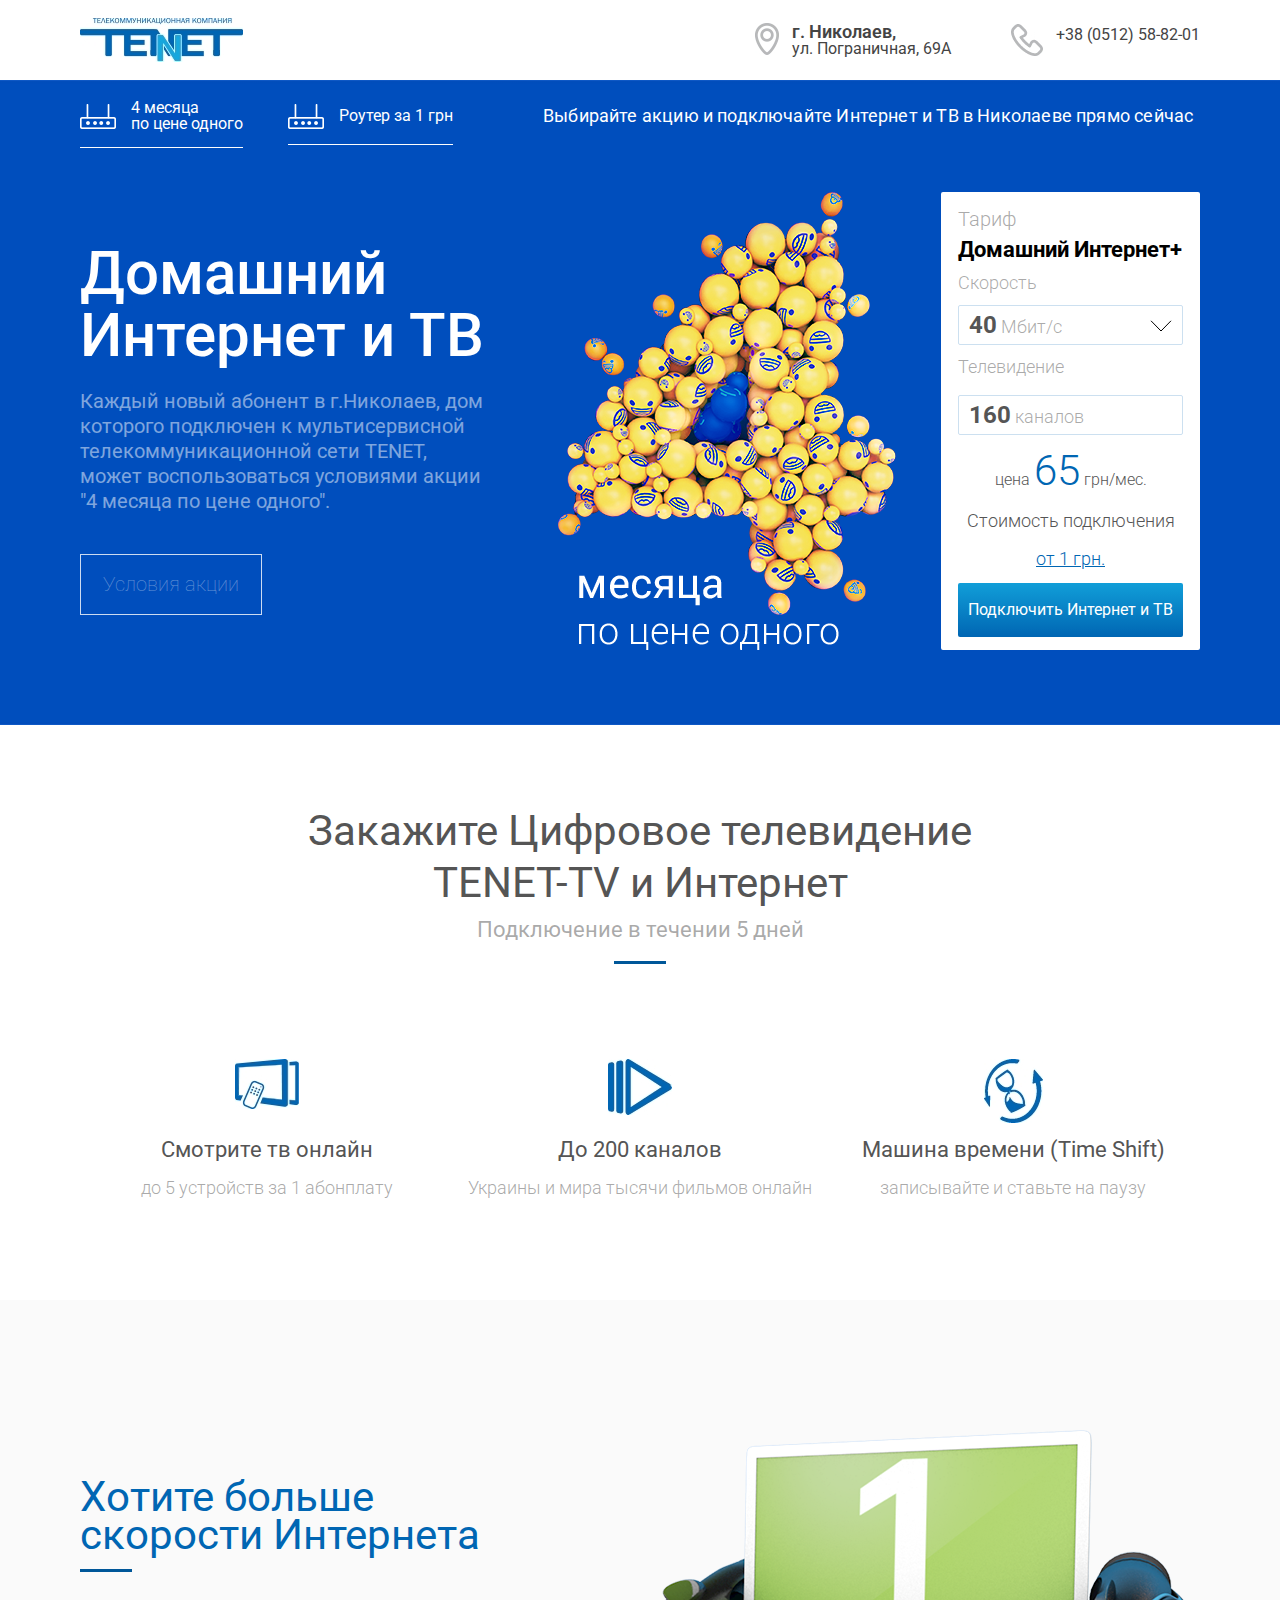
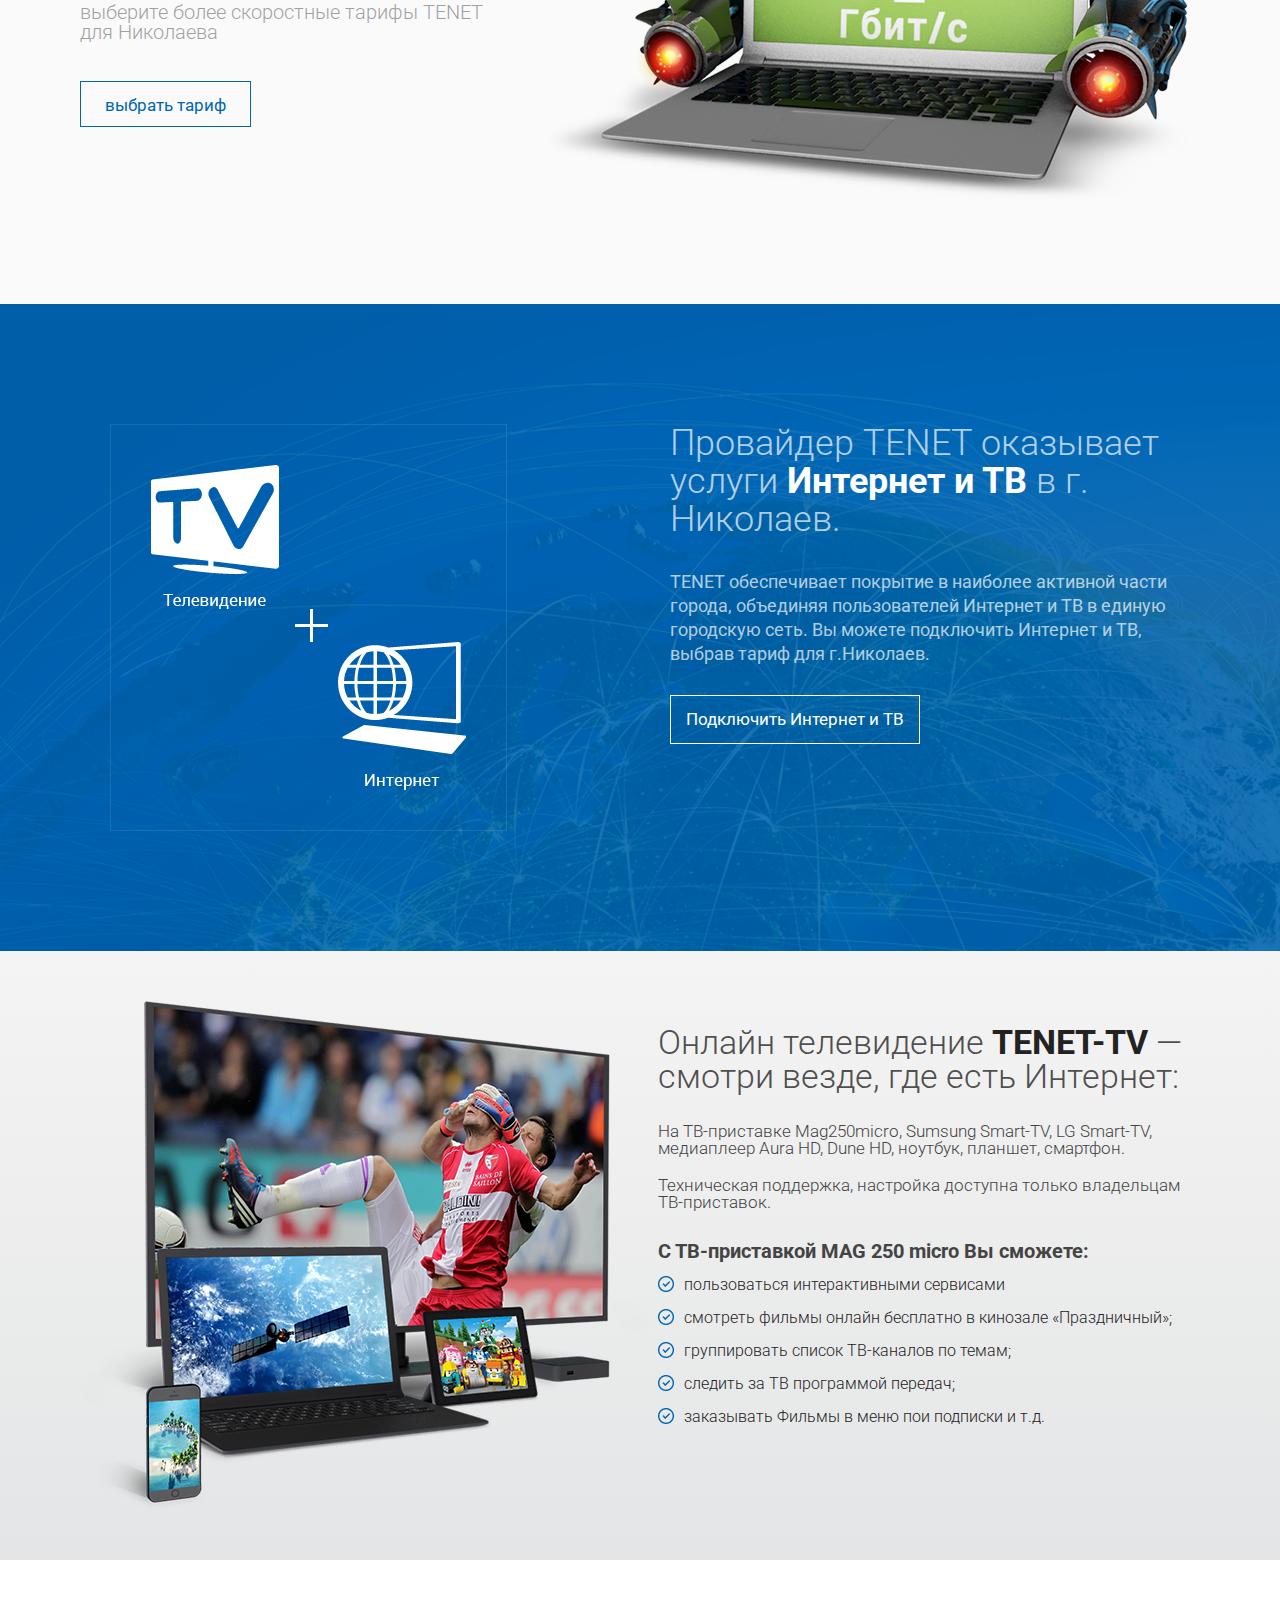
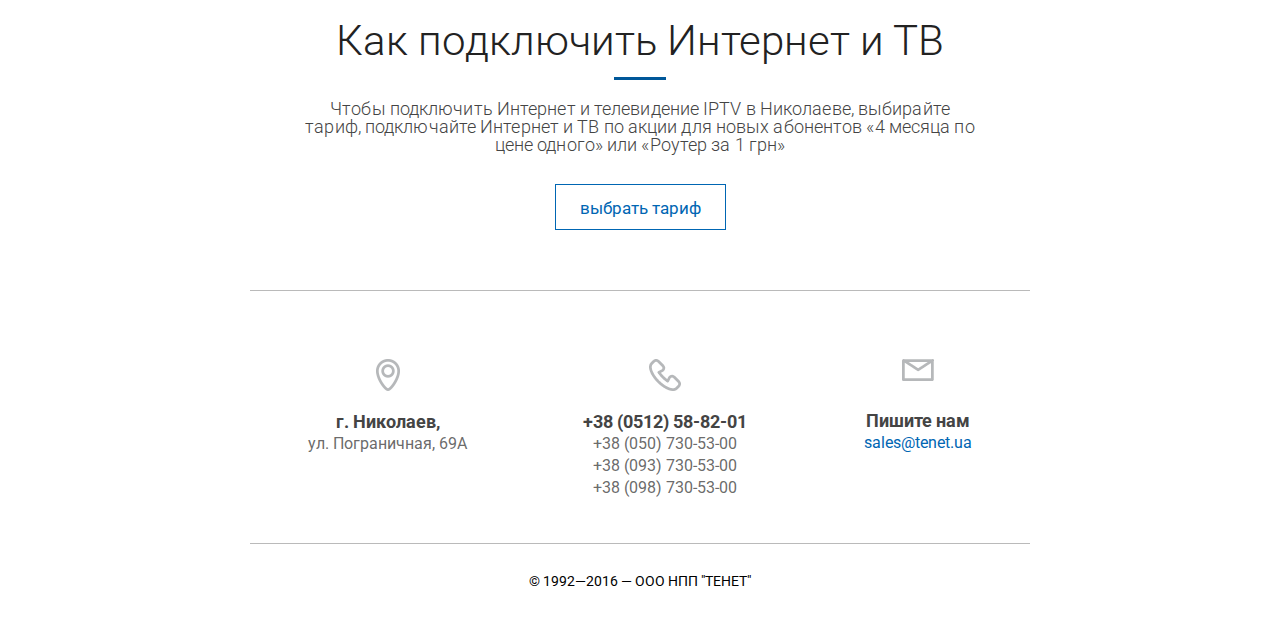
<file: TeNetNew/index.html>
<!DOCTYPE html>
<html lang="en">
<head>
    <meta charset="UTF-8">
    <meta name="viewport" content="width=device-width, initial-scale=1.0">
    <meta http-equiv="X-UA-Compatible" content="ie=edge">
    <link rel="stylesheet" href="css/style.css">
    <link href="https://fonts.googleapis.com/css?family=Roboto&display=swap" rel="stylesheet">
    <title>TeNet</title>
</head>
<body>
    <div class="wrapper">
    <header class="header">
        <div class="container">
            <div class="header__body">
                <a href="#" class="header__logo">
                    <img src="img/Logo.jpg" alt="">
                </a>
                <div class="header__burger" id="burger">
                    <span></span>
                </div>
                <nav class="header__menu" id="burg">
                    <div class="menu__left">
                    <div class="header__point">
                        <img src="img/icons/point.jpg" alt="">
                    </div>
                    <div class="header__adress">
                        <p>г. Николаев,</p>
                        <p>ул. Пограничная, 69А</p>   
                    </div>
                </div>
                <div class="menu__right">
                    <div class="header__phone">
                        <img src="img/icons/phone.jpg" alt="">
                    </div>
                    <div class="header__phoneNumber">
                        +38 (0512) 58-82-01
                    </div>
                </div>
                </nav>
            </div>
        </div>
    </header>

    <div class="main">
        <div class="container">
        <div class="main__row">
            <div class="main__column column__left">
                <div class="column__left_header">
                    <div class="left">
                        <div class="left__img">
                            <img src="img/icons/router.png" alt="">
                        </div>
                        <div class="left__text">
                            <p>4 месяца</p>
                            <p>по цене одного</p>
                        </div>
                    </div>
                    <div class="right">
                        <div class="right-img">
                            <img src="img/icons/router.png" alt="">
                        </div>
                        <div class="right__text">
                            Роутер за 1 грн
                        </div>
                    </div>
                </div>
                <div class="column__left_body">
                    <div class="title">
                        <p>Домашний</p>
                        <p>Интернет и ТВ</p> 
                    </div>
                    <div class="text">
                        Каждый новый абонент в г.Николаев, дом 
                        которого подключен к мультисервисной 
                        телекоммуникационной сети TENET, 
                        может воспользоваться условиями акции 
                        "4 месяца по цене одного".
                    </div>
                        <a class="button" href="#">Условия акции</a>
                </div>
            </div>
            <div class="main__column column__right">
                <div class="column__right_text">Выбирайте акцию и подключайте Интернет и ТВ в Николаеве прямо сейчас</div>
                <div class="column__right_row">
                    <div class="col col__left">
                        <div class="col__item">
                              <img src="img/four.png" alt="">
                        </div>
                    </div>
                    <div class="col col-right">
                        <div class="col__item">
                            <p class="text-1">Тариф</p>
                            <p class="text-2">Домашний Интернет+</p> 
                            <p class="text-3">Скорость</p>
                            <div class="dropdown">
                                <div class="dropdown-text">
                                    <span>40</span> Мбит/с
                                </div>
                                <div class="dropdown-down" id="dropSpeed">
                                    <img src="img/icons/down.png" alt="">
                                </div>
                                <div class="dropdown__body" id="speed">
                                  <p><span>50</span> Мбит/с<span></p>  
                                  <p><span>100</span> Мбит/с</p>  
                                </div>
                            </div>
                            <p class="text-4">Телевидение</p>
                            <div class="dropdown-2" id="dropChanel">
                                <div class="dropdown-2-text">
                                   <span>160</span> каналов
                                </div>
                            </div>
                            <div class="text-5">
                                цена <span>65</span> грн/мес.
                            </div>
                            <p class="text-6">Стоимость подключения</p>
                            <p class="text-7">от 1 грн.</p> 
                            <a href="#">Подключить Интернет и ТВ</a>   
                        </div>
                    </div>
                </div>
            </div>
        </div> 
    </div> 
    </div>

    <div class="digital">
        <div class="container">
            <div class="digital__title">
                <p>Закажите Цифровое телевидение</p>
                <p>TENET-TV и Интернет</p>
                <p>Подключение в течении 5 дней</p>
                <div class="digital__line line"></div>
            </div>
            <div class="digital__row">
                <div class="digital__column">
                    <div class="digital__item">
                        <div class="digital__img"><img src="img/dig-1.jpg" alt=""></div>
                        <div class="digital__text">Смотрите тв онлайн</div>
                        <div class="digital__subtext">до 5 устройств за 1 абонплату</div>
                    </div>
                </div>
                <div class="digital__column">
                    <div class="digital__item">
                        <div class="digital__img"><img src="img/dig-2.jpg" alt=""></div>
                        <div class="digital__text">До 200 каналов</div>
                        <div class="digital__subtext">Украины и мира тысячи фильмов онлайн</div>
                    </div>
                </div>
                <div class="digital__column">
                    <div class="digital__item">
                        <div class="digital__img"><img src="img/dig-3.jpg" alt=""></div>
                        <div class="digital__text">Машина времени (Time Shift)</div>
                        <div class="digital__subtext">записывайте и ставьте на паузу</div>
                    </div>
                </div>
            </div>
                
        </div>
    </div>

    <div class="speed">
        <div class="container">
            <div class="speed__row">
                <div class="speed__column">
                    <div class="speed__item">
                        <div class="speed__title">
                            Хотите больше скорости Интернета
                        </div>
                        <div class="speed__line line"></div>
                        <div class="speed_text">
                            выберите более скоростные тарифы TENET для Николаева
                        </div>
                        <a href="" class="speed_button">выбрать тариф</a>
                    </div>
                </div>
                <div class="speed__column">
                    <div class="speed__item responsive">
                        <div class="speed_image">
                                <img src="img/Слой_2095.png" alt="">
                        </div>
                    </div>
                </div>
            </div>
        </div>
    </div>


    <div class="tv">
        <div class="container">
            <div class="tv__row">
                <div class="tv__column">
                    <div class="tv__item left">
                        <div class="tv__image">
                            <img src="img/tv-1.png" alt="">
                        </div>
                    </div>
                </div>
                <div class="tv__column">
                    <div class="tv__item right">
                        <div class="tv__title">Провайдер TENET оказывает услуги <span>Интернет и ТВ</span> в г. Николаев. 
                        </div>
                        <div class="tv__text">
                            TENET обеспечивает покрытие в наиболее активной части города, объединяя пользователей Интернет и ТВ    в единую городскую сеть. Вы можете подключить Интернет и ТВ, выбрав тариф для г.Николаев.
                        </div>
                        <a class="tv__button" href="">Подключить Интернет и ТВ</a>
                    </div>
                </div>
            </div>
        </div>
    </div>

    <div class="online">
        <div class="container">
            <div class="online__row">
                <div class="online__column left">
                    <div class="online__item left">
                        <div class="online__image">
                            <img src="img/online-1.1.png" alt="">
                        </div>
                    </div>
                </div>
                <div class="online__column right">
                    <div class="online__item right">
                        <div class="online__title">
                            Онлайн телевидение <span>TENET-TV</span> — смотри везде, где есть Интернет: 
                        </div>
                        <div class="online__text">
                            <p>На ТВ-приставке Mag250micro, Sumsung Smart-TV, LG Smart-TV, 
                                медиаплеер Aura HD, Dune HD, ноутбук, планшет, смартфон.</p>    
                            <p>Техническая поддержка, настройка доступна 
                                только владельцам ТВ-приставок.</p>
                        </div>
                        <ul class="online__list">
                            С  ТВ-приставкой MAG 250 micro  Вы сможете:
                            <li class="online__list_item">пользоваться интерактивными сервисами</li>
                            <li class="online__list_item">смотреть фильмы онлайн бесплатно в кинозале «Праздничный»;</li>
                            <li class="online__list_item">группировать список ТВ-каналов по темам;</li>
                            <li class="online__list_item">следить за ТВ программой передач;</li>
                            <li class="online__list_item">заказывать Фильмы в меню пои подписки и т.д.</li>
                        </ul>
                    </div>
                </div>
            </div>
        </div>
    </div>

    <div class="connect">
        <div class="container">
            <div class="connect__body">
            <div class="connect__title">Как подключить Интернет и ТВ</div>
            <div class="connect__line line"></div>
            <div class="connect__text">Чтобы подключить Интернет и телевидение IPTV в Николаеве, выбирайте тариф, 
                подключайте Интернет и ТВ по акции для новых абонентов 
                «4 месяца по цене одного» или «Роутер за 1 грн»</div>
                <div class="connect__button">
                    <a href="#">выбрать тариф</a>
                </div>
            </div>
        </div>
    </div>


    <div class="contacts">
        <div class="container">
            <div class="contacts__body">
                <div class="contacts__row">

                    <div class="contacts__column">
                        <div class="contacts__item" id="contactsDown1">
                            <div class="contacts__image" >
                                <img src="img/icons/point.png" alt="">
                            </div>
                            <div class="contacts__contact" id="contactsShow1">
                                <p>г. Николаев,</p>
                                <p>ул. Пограничная, 69А</p>
                            </div>
                        </div>
                    </div>

                    <div class="contacts__column">
                        <div class="contacts__item" id="contactsDown2">
                            <div class="contacts__image" >
                                <img src="img/icons/phone.png" alt="">
                            </div>
                            <div class="contacts__contact" id="contactsShow2">
                                <p><a href="tel:+38 (0512) 58-82-01">+38 (0512) 58-82-01</a></p>
                                <p><a href="tel:+38 (050) 730-53-00">+38 (050) 730-53-00</a></p>
                                <p><a href="tel:+38 (093) 730-53-00">+38 (093) 730-53-00</a></p>
                                <p><a href="tel:+38 (098) 730-53-00">+38 (098) 730-53-00</a></p>
                            </div>
                        </div>
                    </div>

                    <div class="contacts__column">
                        <div class="contacts__item" id="contactsDown3">
                            <div class="contacts__image" >
                                <img src="img/icons/letter.png" alt="">
                            </div>
                            <div class="contacts__contact" id="contactsShow3">
                                <p>Пишите нам</p>
                                <p><a href="mailto:sales@tenet.ua">sales@tenet.ua</a></p>
                            </div>
                        </div>
                    </div>
                </div>
            </div>
        </div>
    </div>

    <div class="footer">
        <div class="container">
            <div class="footer__body">
                © 1992—2016 — ООО НПП "ТЕНЕТ"
            </div>
        </div>
    </div>





    </div>










<script src="js/script.js"></script>
</body>
</html>
</file>
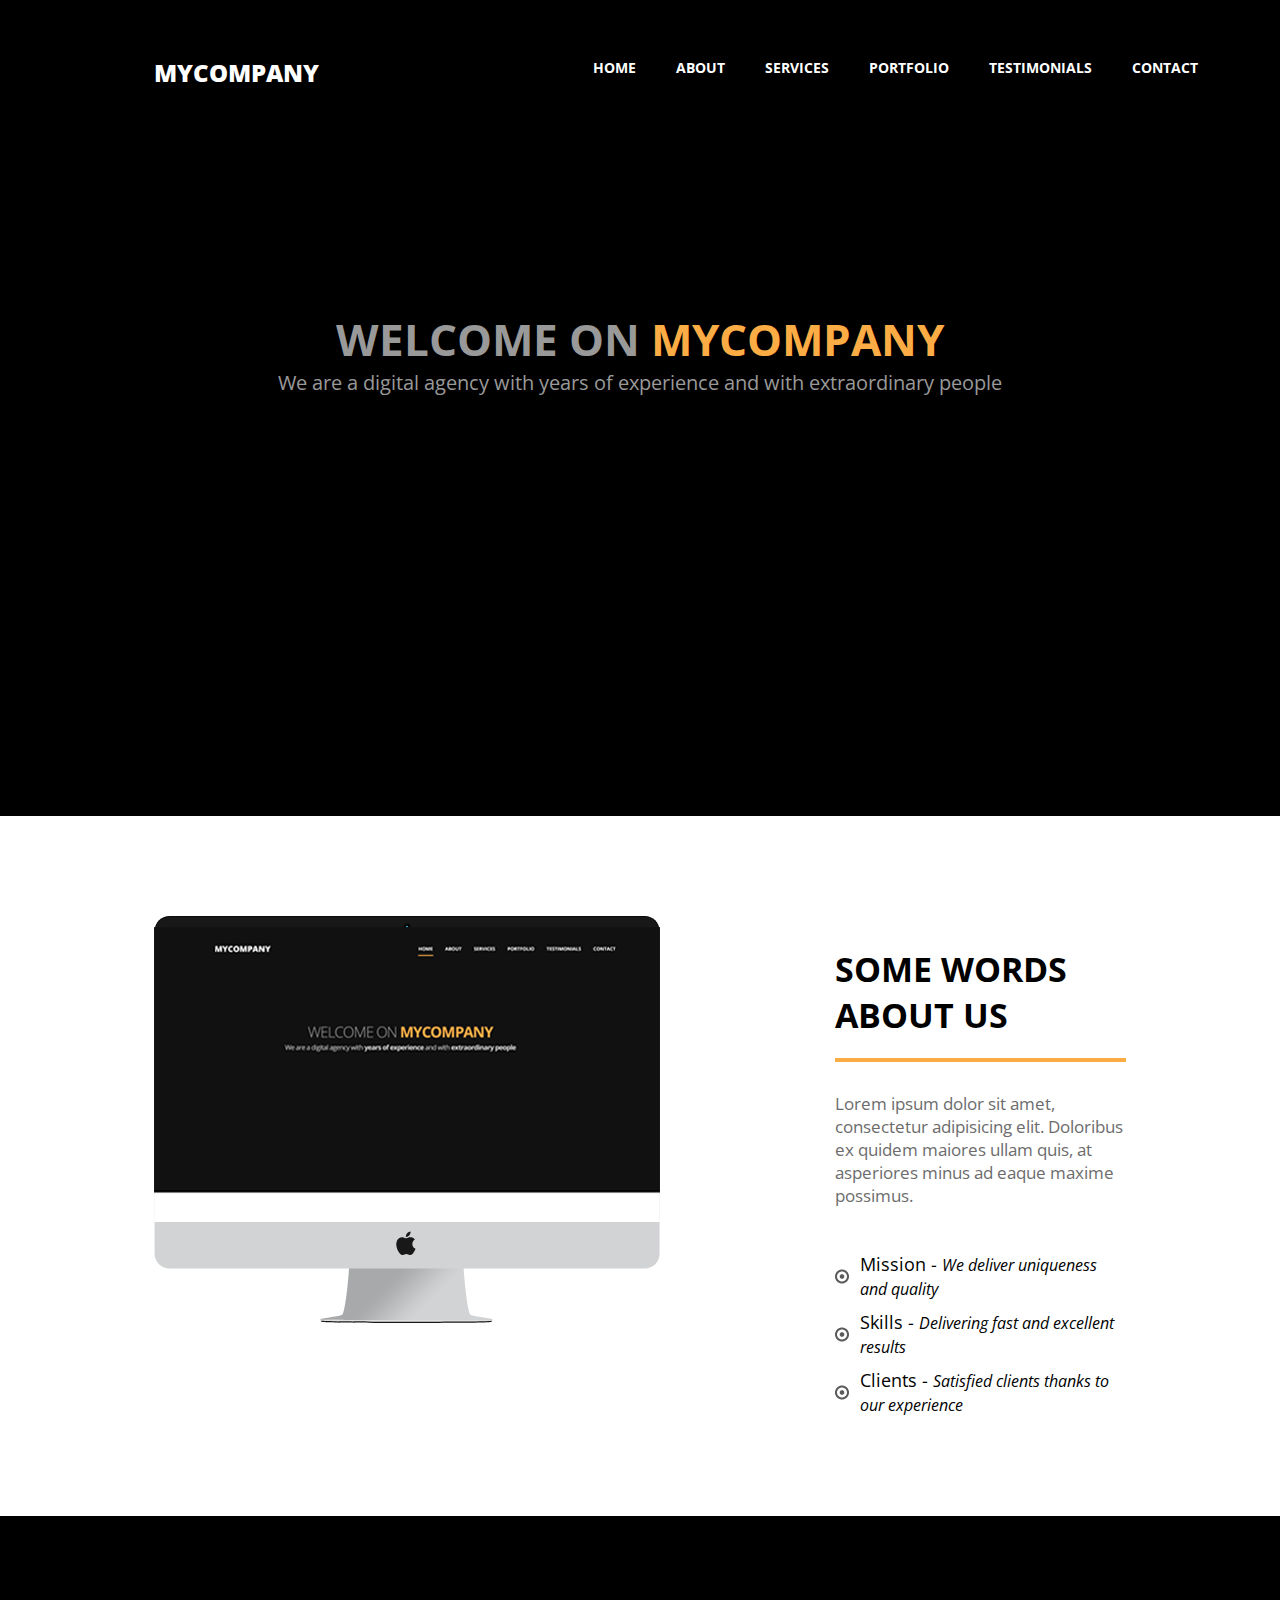
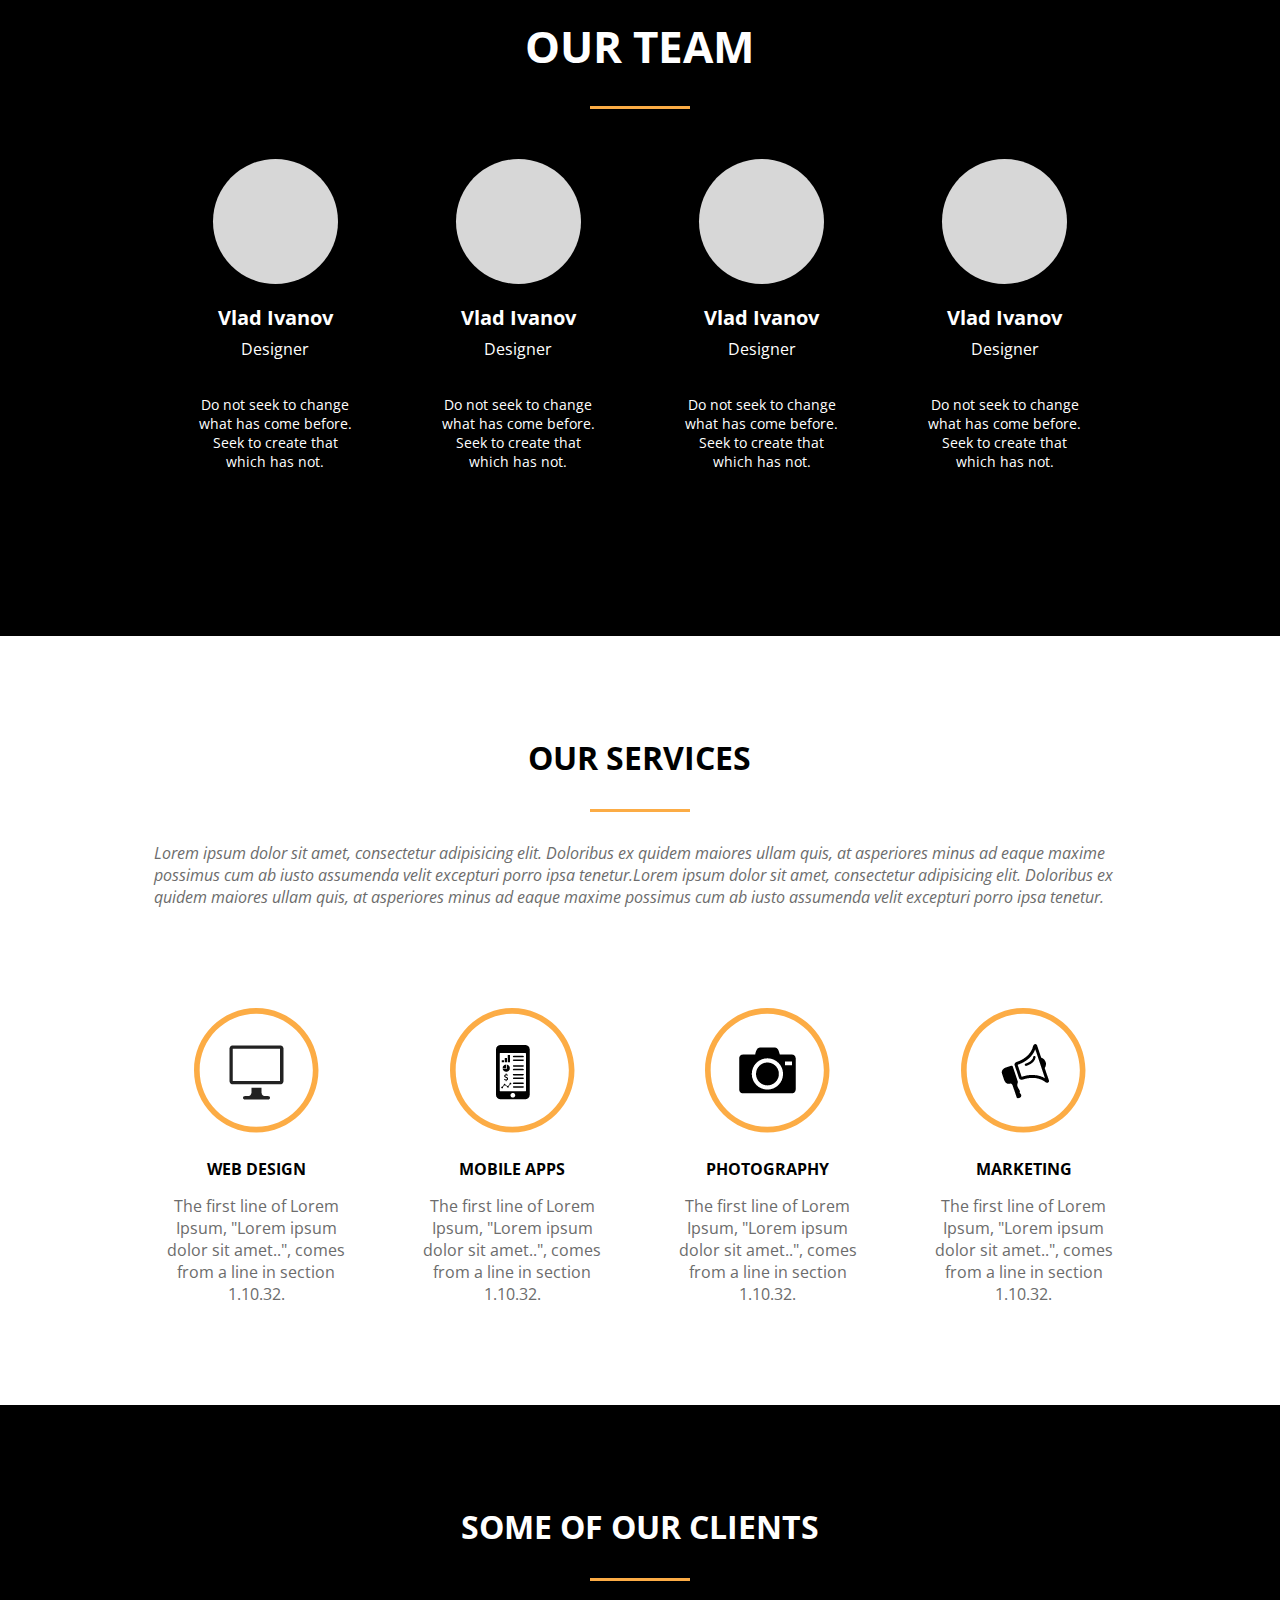
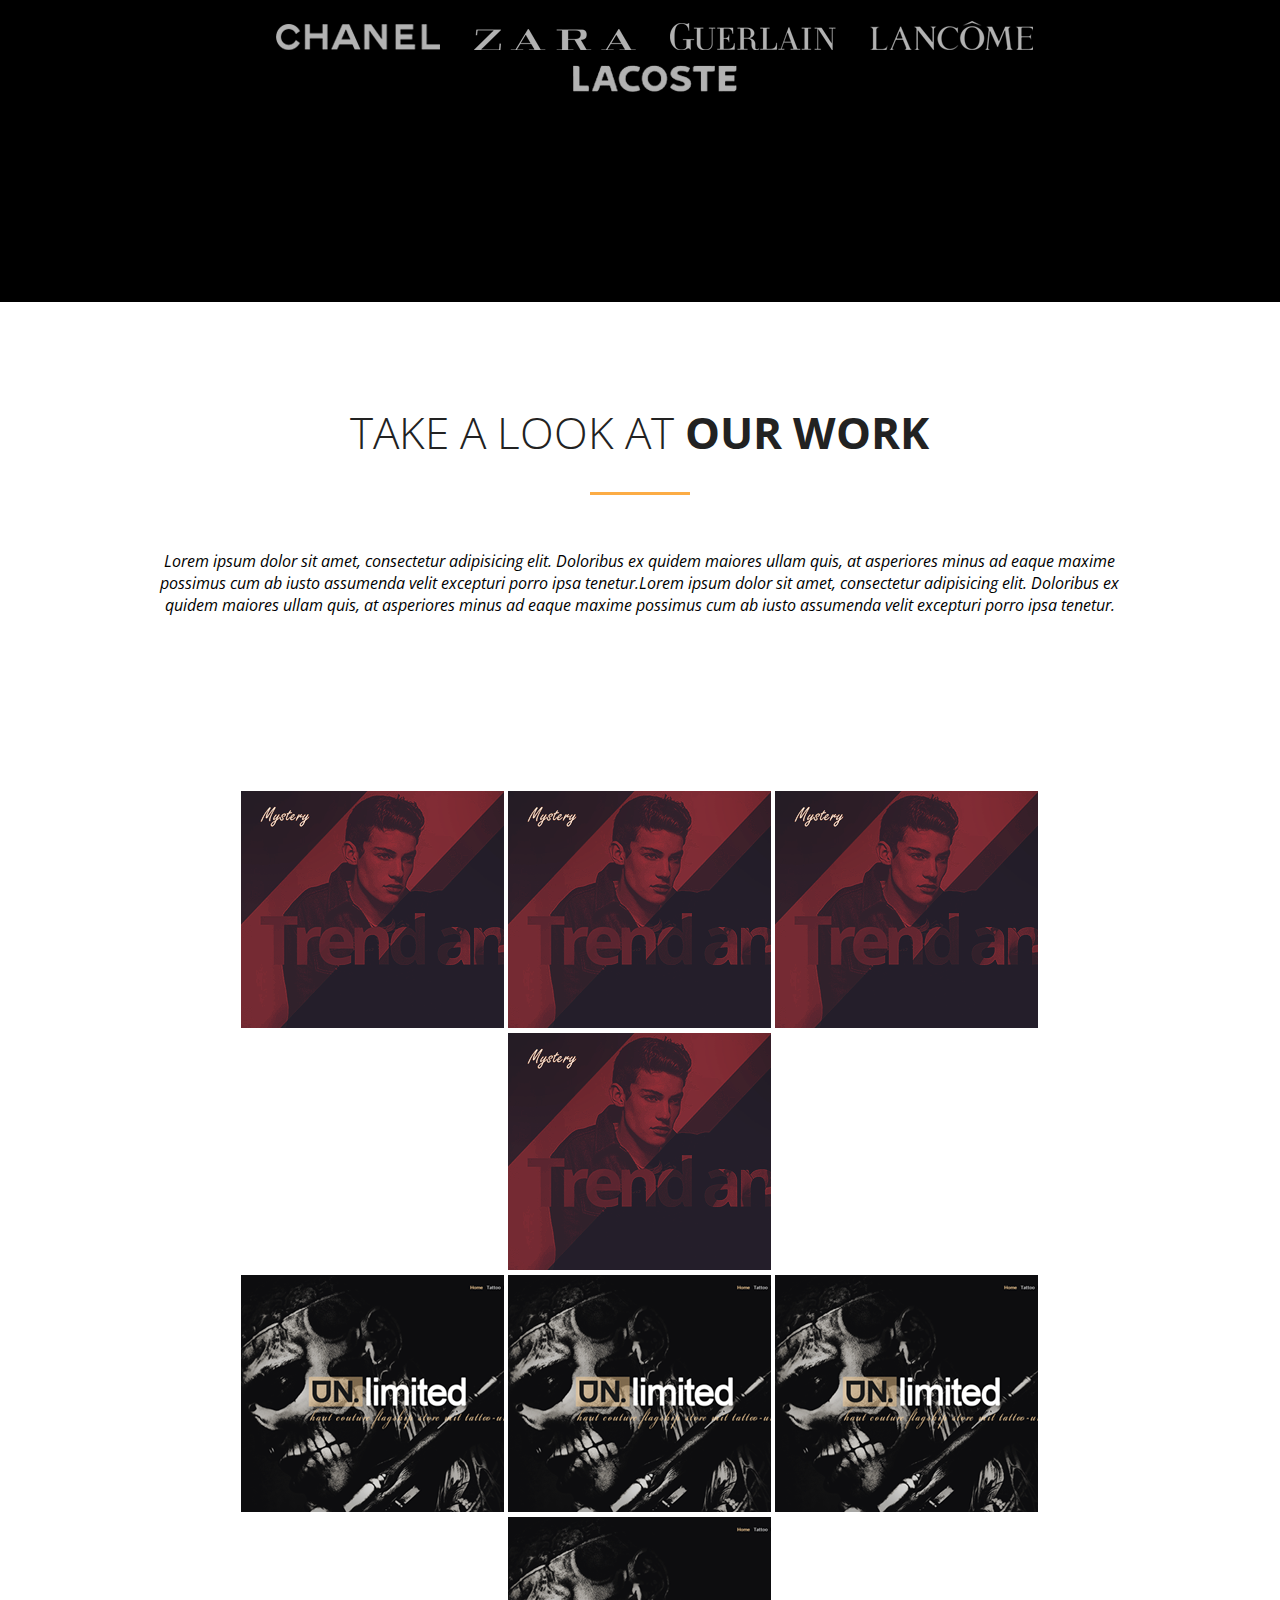
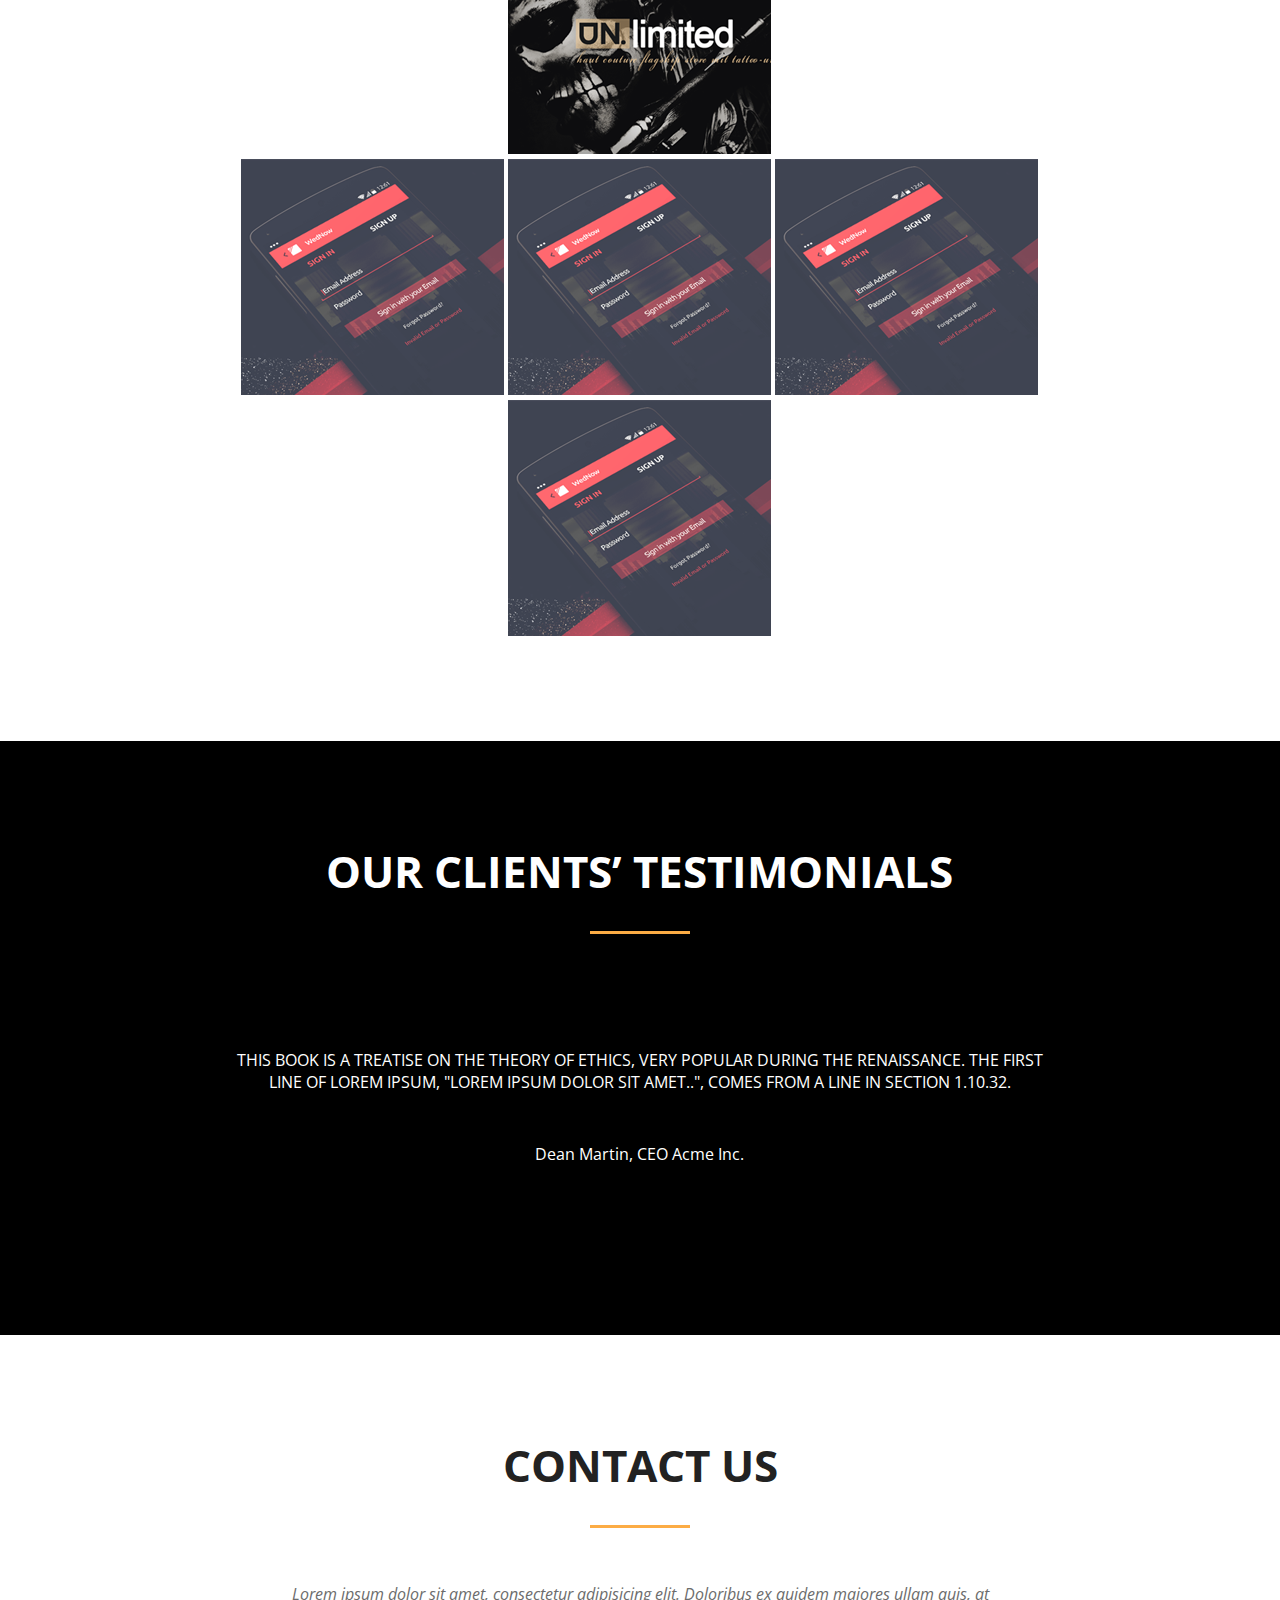
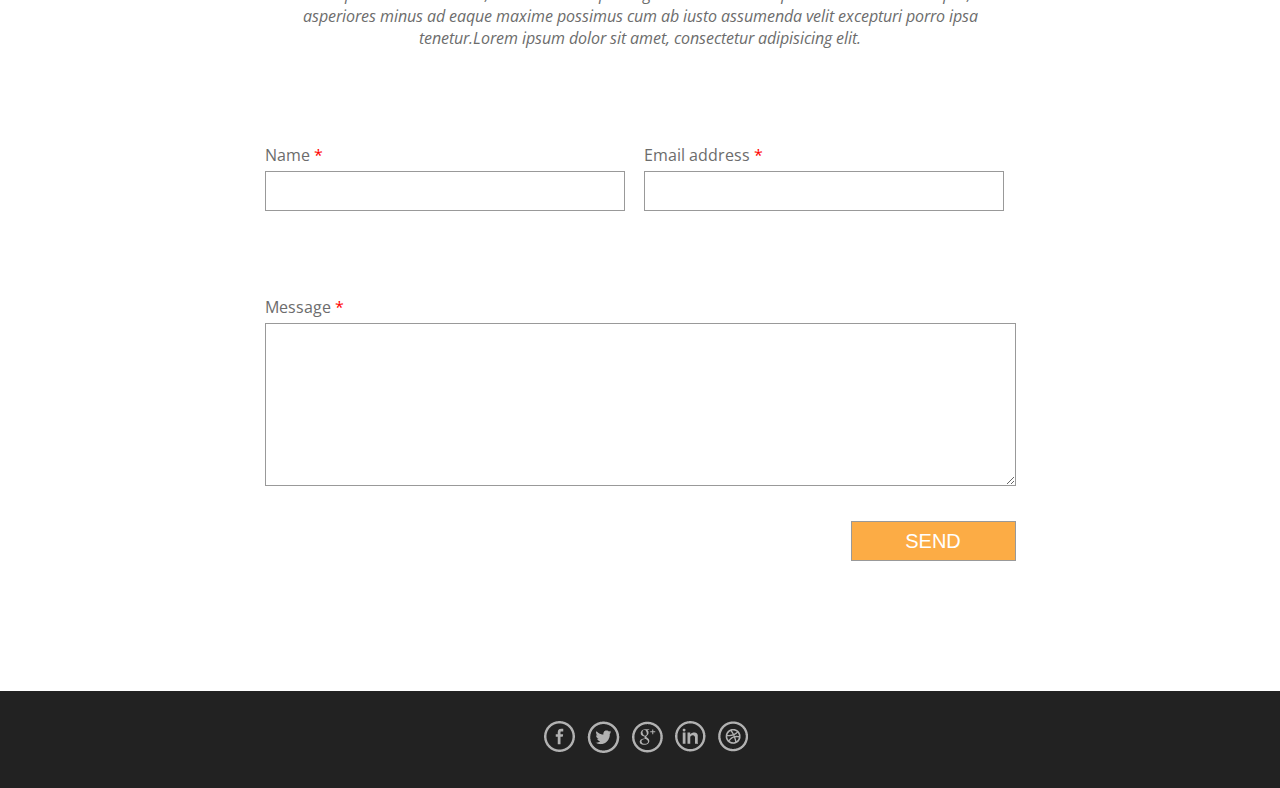
<file: webdevblog/index.html>
<!DOCTYPE html>
<html lang="en">
<head>
	<meta charset="UTF-8">
	<title>MyCompany</title>
	<link rel="stylesheet" href="ccs/styles.css">
	<link href="https://fonts.googleapis.com/css?family=Open+Sans&display=swap" rel="stylesheet">
</head>
<body>
	<header>
		<div class="header__logo"><p>mycompany</p></div>
		<nav>
			<div class="topnav" id="myTopnav">
				<a href="#">HOME</a>
				<a href="#about">ABOUT</a>
				<a href="#services">SERVICES</a>
				<a href="#portfolio">PORTFOLIO</a>
				<a href="#testimonials">TESTIMONIALS</a>
				<a href="#contacts">CONTACT</a>
				<a href="#" id="menu" class="icon">&#9776</a>
			</div>
		</nav>
		</header>
		<main>
			<div class="main__welcome">
				<h1>WELCOME ON <span class="mycompany">MYCOMPANY</span></h1>
				<p>We are a digital agency with years of experience and with extraordinary people</p>
			</div>

			<div class="wrapper">
				<a href="" name="about"></a>
				<div class="main_about">
					<div class="about_left">
						<img class="mw-100" src="img/mac_comp.png" alt="mac">
					</div>
					<div class="about_right">
						<h1>Some words <span>about us</span></h1>
						<p>Lorem ipsum dolor sit amet, consectetur adipisicing elit. Doloribus ex quidem maiores ullam quis, at asperiores minus ad eaque maxime possimus.</p>
						<ul>
							<li>Mission - <span>We deliver uniqueness and quality</span></li>
							<li>Skills - <span>Delivering fast and excellent results</span></li>
							<li>Clients - <span>Satisfied clients thanks to our experience</span></li>
						</ul>
					</div>
				</div>
			</div>

			<div class="main__team">
				<div class="wrapper">
					<h1>OUR TEAM</h1>
					
					<div class="team__cards">
						<div class="card">
							<div class="photo"></div>
							<h4 class="name">Vlad Ivanov</h4>
							<p class="position">Designer</p>
							<p class="about__position">Do not seek to change what has come before. Seek to create that which has not.</p>
						</div>
						<div class="card">
							<div class="photo"></div>
							<h4 class="name">Vlad Ivanov</h4>
							<p class="position">Designer</p>
							<p class="about__position">Do not seek to change what has come before. Seek to create that which has not.</p>
						</div>
						<div class="card">
							<div class="photo"></div>
							<h4 class="name">Vlad Ivanov</h4>
							<p class="position">Designer</p>
							<p class="about__position">Do not seek to change what has come before. Seek to create that which has not.</p>
						</div>
						<div class="card">
							<div class="photo"></div>
							<h4 class="name">Vlad Ivanov</h4>
							<p class="position">Designer</p>
							<p class="about__position">Do not seek to change what has come before. Seek to create that which has not.</p>
						</div>
					</div>
				</div>
			</div>







		
			<div class="main__services">
				<a href="" name="services"></a>
				<div class="wrapper">
					<h1>OUR SERVICES</h1>
					
					<p><i>Lorem ipsum dolor sit amet, consectetur adipisicing elit. Doloribus ex quidem maiores ullam quis, at asperiores minus ad eaque maxime possimus cum ab iusto assumenda velit excepturi porro ipsa tenetur.Lorem ipsum dolor sit amet, consectetur adipisicing elit. Doloribus ex quidem maiores ullam quis, at asperiores minus ad eaque maxime possimus cum ab iusto assumenda velit excepturi porro ipsa tenetur.</i></p>

					<div class="services__cards">
						<div class="services__card">
							<img src="img/webdesign.png" alt="web design">
							<h4>WEB DESIGN</h4>
							<p>The first line of Lorem Ipsum, "Lorem ipsum dolor sit amet..", comes from a line in section 1.10.32.</p>
						</div>
						<div class="services__card">
							<img src="img/mobileapps.png" alt="mobile apps">
							<h4>MOBILE APPS</h4>
							<p>The first line of Lorem Ipsum, "Lorem ipsum dolor sit amet..", comes from a line in section 1.10.32.</p>
						</div>
						<div class="services__card">
							<img src="img/photografy.png" alt="photografy">
							<h4>PHOTOGRAPHY</h4>
							<p>The first line of Lorem Ipsum, "Lorem ipsum dolor sit amet..", comes from a line in section 1.10.32.</p>
						</div>
						<div class="services__card">
							<img src="img/duda.png" alt="dudilka">
							<h4>MARKETING</h4>
							<p>The first line of Lorem Ipsum, "Lorem ipsum dolor sit amet..", comes from a line in section 1.10.32.</p>
						</div>
					</div>
				</div>
			</div>

			<div class="main__clients">
				<div class="wrapper">
					<h1>SOME OF OUR CLIENTS</h1>
					

					<div class="clients">
						<img src="img/chanel.png" alt="chanel">
						<img src="img/zara.png" alt="zara">
						<img src="img/guerlain.png" alt="guerlain">
						<img src="img/lancome.png" alt="lancome">
						<img src="img/lacoste.png" alt="lacoste">
					</div>
				</div>
				
			</div>

			<div class="main__work">
				<a href="" name="portfolio"></a>
				<div class="wrapper">
					<h1>TAKE A LOOK AT <span>OUR WORK</span></h1>
					
					<p><i>Lorem ipsum dolor sit amet, consectetur adipisicing elit. Doloribus ex quidem maiores ullam quis, at asperiores minus ad eaque maxime possimus cum ab iusto assumenda velit excepturi porro ipsa tenetur.Lorem ipsum dolor sit amet, consectetur adipisicing elit. Doloribus ex quidem maiores ullam quis, at asperiores minus ad eaque maxime possimus cum ab iusto assumenda velit excepturi porro ipsa tenetur.</i></p>

					<div class="gallery">
						<div class="line1">
							<img src="img/gallery1.png" alt="1">
							<img src="img/gallery1.png" alt="1">
							<img src="img/gallery1.png" alt="1">
							<img src="img/gallery1.png" alt="1">
						</div>
						<div class="line2">
							<img src="img/gallery2.png" alt="2">
							<img src="img/gallery2.png" alt="2">
							<img src="img/gallery2.png" alt="2">
							<img src="img/gallery2.png" alt="2">
						</div>
						<div class="line3">
							<img src="img/gallery3.png" alt="3">
							<img src="img/gallery3.png" alt="3">
							<img src="img/gallery3.png" alt="3">
							<img src="img/gallery3.png" alt="3">
						</div>
					</div>
				</div>
			</div>

			<div class="main__testimonials">
				<a href="" name="testimonials"></a>
				<div class="wrapper">
					<h1>our clients’ testimonials</h1>
					
					<p class="testimonial">This book is a treatise on the theory of ethics, very popular during the Renaissance. The first<br> line of Lorem Ipsum, "Lorem ipsum dolor sit amet..", comes from a line in section 1.10.32.</p>
					<p>Dean Martin, CEO Acme Inc.</p>
				</div>
				
			</div>

			<section class="contact__from">
				<a href="" name="contacts"></a>
				<div class="contact__wrapper">
					<h1>CONTACT US</h1>
					
					<p><i>Lorem ipsum dolor sit amet, consectetur adipisicing elit. Doloribus ex quidem maiores ullam quis, at asperiores minus ad eaque maxime possimus cum ab iusto assumenda velit excepturi porro ipsa tenetur.Lorem ipsum dolor sit amet, consectetur adipisicing elit. </i></p>
					<form action="#" name="newform" method="post">
						<div class="form__inputs">
							<p>Name <span class="red">*</span><input type="text"></p>
							
							<p>Email address <span class="red">*</span><input type="text"></p>
							
						</div>
						<p>Message <span class="red">*</span></p>
						<textarea name="text"></textarea>
						<div class="button__block">
							<input type="submit" value="SEND">
						</div>
					</form>
				</div>
			</section>

		</main>

		<footer>
			<div class="wrapper">
				<div class="social">
					<a href="#"><img src="img/facebook.png" alt=""></a>
					<a href="#"><img src="img/twitter.png" alt=""></a>
					<a href="#"><img src="img/google.png" alt=""></a>
					<a href="#"><img src="img/linkedin.png" alt=""></a>
					<a href="#"><img src="img/dribbble.png" alt=""></a>
				</div>
			</div>
			
		</footer>

















<script src="script.js"></script>
</body>
</html>
</file>
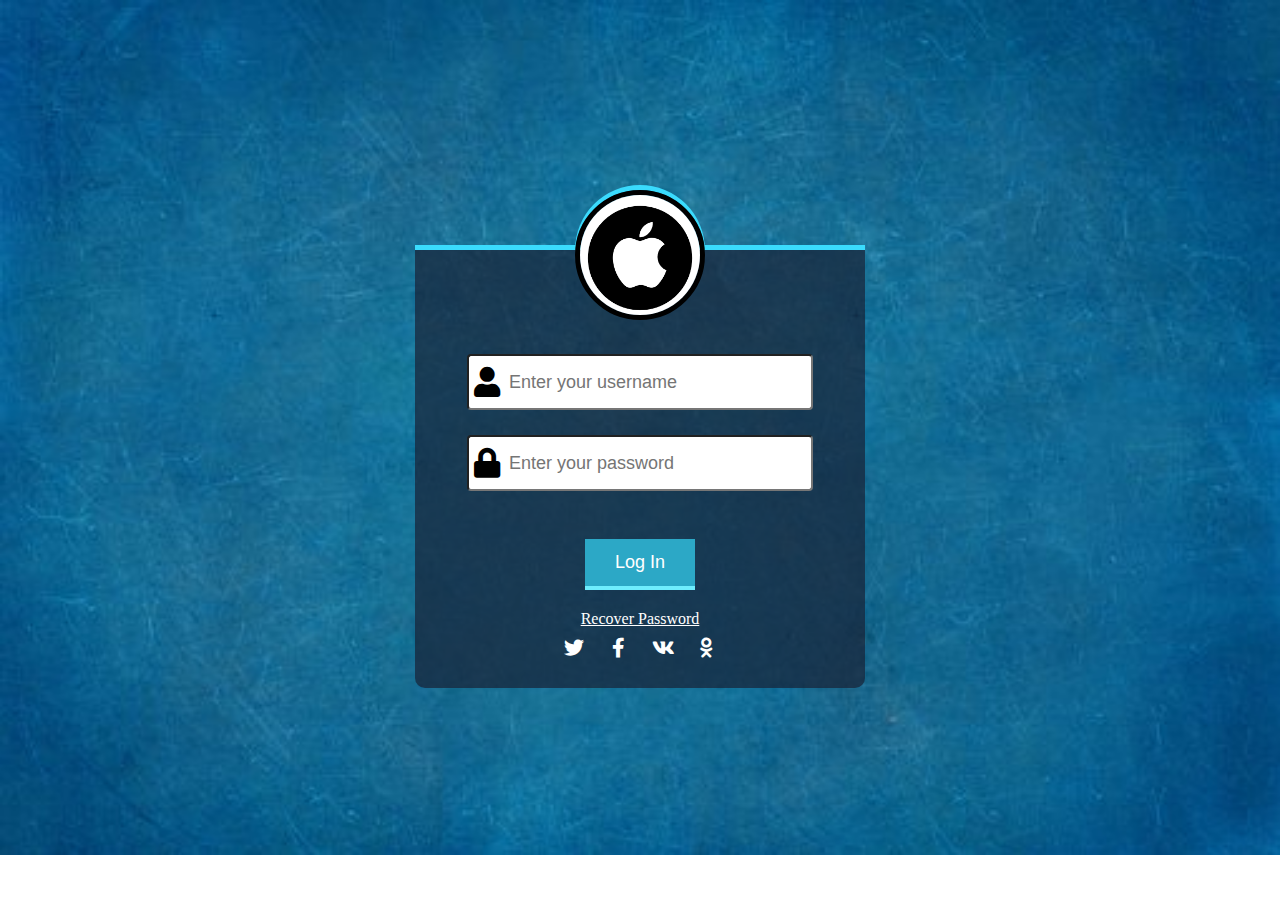
<file: development/reg.html>
<!DOCTYPE html>
<html lang="en">
<head>
	<meta charset="UTF-8">
	<title>Registration</title>
	<link rel="stylesheet" href="css/all.min.css">
	<link rel="stylesheet" href="css/reg.css">
</head>
<body>
	<div class="container">
		<img src="apple-logo.png" alt="">
	<form>
		<div class="dws-input">
			<input type="text" name="username" placeholder="Enter your username">
		</div>
		<div class="dws-input">
			<input type="password" placeholder="Enter your password">
		</div>
			<br>

			<input type="submit" value="Log In">

			<br>

			<a href="#">Recover Password</a>
	</form>
		<div class="social">
			<i class="fab fa-twitter"></i>
			<i class="fab fa-facebook-f"></i>
			<i class="fab fa-vk"></i>
			<i class="fab fa-odnoklassniki"></i>
		</div>
	</div>
</body>
</html>
</file>
<file: BigProjects/css/style.css>
/* Обнуление стилей */
* {
    padding: 0;
    margin: 0;
    border: 0;
}
*,*:before,*:after {
    -moz-box-sizing: border-box;
    -webkit-box-sizing: border-box;
    box-sizing: border-box;
}
:focus,:active {outline: none;}
a:focus,a:active {outline: none;}

nav,footer,header,aside {display: block;}

html,body {
    height: 100%;
    width: 100%;
    font-size: 100%;
    line-height: 1;
    font-size: 14px;
    -ms-text-size-adjust: 100%;
    -moz-text-size-adjust: 100%;
    -webkit-text-size-adjust: 100%;
}
input,button,textarea {font-family: inherit;}

input::-ms-clear {display: none;}
button {cursor: pointer;}
button::-moz-focus-inner {padding: 0;border: 0;}
a,a:visited {text-decoration: none;}
a:hover {text-decoration: none;}
ul li {list-style: none;}
img {vertical-align: top;}

h1,h2,h3,h4,h5,h6 {font-size: inherit;font-weight: 400;}

/* ---------------------------------- */

/* Контейнера-ограничители */

.wrapper {
    min-height: 100%;
    overflow: hidden;
}
.container {
    max-width: 1140px;
    padding: 0px 15px;
    margin: 0px auto;
}
.container-fluid {
    max-width: px;
    padding: 0px 15px;
    margin: 0px auto;
}

/* ---------------------------------- */

/* Контент main */
.main {
    display: -webkit-flex;
    display: -moz-flex;
    display: -ms-flex;
    display: -o-flex;
    display: flex;
    flex-direction: column;
    position: absolute;
    width: 100%;
    height: 100%;
    background: url(../img/Main-bg.png) center no-repeat;
    background-size: cover;
}
.container {
}
.header {
    margin: 20px 0px 0px 0px;
    display: -webkit-flex;
    display: -moz-flex;
    display: -ms-flex;
    display: -o-flex;
    display: flex;
    justify-content: space-between;
    align-items: center;
}
.header__logo {}
.header__burger {
    width: 50px;
    height: 50px;
    background: #F7654A;
    display: -webkit-flex;
    display: -moz-flex;
    display: -ms-flex;
    display: -o-flex;
    display: flex;
    justify-content: center;
    align-items: center;
}
.header__burger:hover {
    cursor: pointer;
}
.burger {
    display: block;
    width: 20px;
    height: 2px;
    background: #fff;
}
.burger:before, .burger:after {
    content: '';
    display: block;
    width: 20px;
    height: 2px;
    background: #fff;

}
.burger:before {
    margin: -5px 0px 0px 0px;
}
.burger:after {
    margin: 8px 0px 0px 0px;
}

.main__title {
    margin-top: 100px;
    font-weight: 500;
    font-size: 64px;
    line-height: 95px;
    text-align: center;
    letter-spacing: 0.02em;
    text-transform: uppercase;
    color: #FFFFFF;
}
.main__text {
    margin: 30px 0px 0px 0px;
    font-weight: normal;
    font-size: 18px;
    line-height: 27px;
    text-align: center;
    text-transform: uppercase;
    color: #FFFFFF;
}
.inside {
    width: 1140px;
    max-width: 80%;
    height: 300px;
    padding: 0px 15px;
    background: #F7F7F7;
    position: absolute;
    left: 50%;
    bottom: -150px;
    transform: translate(-50%);
}

.inside__row {
    height: 100%;
    display: -webkit-flex;
    display: -moz-flex;
    display: -ms-flex;
    display: -o-flex;
    display: flex;
}
.inside__column {
    flex: 0 0 25%;
    text-align: center;
    display: -webkit-flex;
    display: -moz-flex;
    display: -ms-flex;
    display: -o-flex;
    display: flex;
    justify-content: center;
    align-items: center;
}
.inside__item {
}
.inside__num {
    font-weight: 500;
    font-size: 72px;
    line-height: 107px;
    text-transform: uppercase;
    color: #F7654A;
}
.inside__year {
    font-weight: 500;
    font-size: 36px;
    line-height: 53px;
    text-transform: uppercase;
    color: #000000;
}
.inside__subtext {
    font-weight: 500;
    font-size: 18px;
    line-height: 27px;
    color: #999999;
}
/* ---------------------------------- */

/* Адаптив для контента main */
    @media (max-width:1024px) {
    .main__title {
        font-size: 48px;
        line-height: 64px;
    }
    .inside__num {
        font-size: 72px;
        line-height: 107px;
    }
    .inside__year {
        font-size: 36px;
        line-height: 53px;
    }
    .inside__subtext {
        font-size: 18px;
        line-height: 27px;
    }
}

  @media (max-width:768px) {
    
    .main__title {
        font-size: 36px;
        line-height: 48px;
    }
    .inside__num {
        font-size: 60px;
        line-height: 107px;
    }
    .inside__year {
        font-size: 36px;
        line-height: 53px;
    }
    .inside__subtext {
        font-size: 18px;
        line-height: 27px;
    }
}

@media (max-width:595px) {
    
    .main__title {
        font-size: 24px;
        line-height: 36px;
    }
    .inside__num {
        font-size: 60px;
        line-height: 107px;
    }
    .inside__year {
        font-size: 36px;
        line-height: 53px;
    }
    .inside__subtext {
        font-size: 18px;
        line-height: 27px;
    }
}

@media (max-width:595px) {
    .inside {
        max-width: 90%;
        height: 200px;
        bottom: -100px;
    }
    .main__title {
        font-size: 24px;
        line-height: 36px;
    }
    .inside__num {
        font-size: 48px;
        line-height: 64px;
    }
    .inside__year {
        font-size: 24px;
        line-height: 36px;
    }
    .inside__subtext {
        font-size: 18px;
        line-height: 27px;
    }
}

@media (max-width:320px) {
    .main__title {
        margin: 50px 0px 0px 0px;
        font-size: 24px;
        line-height: 36px;
    }
    .inside__num {
        font-size: 36px;
        line-height: 107px;
    }
    .inside__year {
        font-size: 24px;
        line-height: 18px;
    }
    .inside__subtext {
        font-size: 18px;
        line-height: 27px;
    }
}

@media (max-height:500px) {
    .main__title {
        margin: 50px 0px 0px 0px;
    }
    .inside {
        display: none;
    }
}
/* ---------------------------------- */

/* Контент project*/
.proj {
    margin-top: calc(100vh + 250px);
    padding: 0px 0px 125px 0px;
}
.container {}
.proj__title {
    margin: 0px 0px 60px 0px;
    font-weight: 500;
    font-size: 36px;
    line-height: 53px;
    text-align: center;
    text-transform: uppercase;
    color: #404149;
}
.proj-row {
    margin: 0px -15px 0px -15px;
    display: -webkit-flex;
    display: -moz-flex;
    display: -ms-flex;
    display: -o-flex;
    display: flex;
}
.proj__column {
    flex: 0 0 33.3333%;
    padding: 0px 15px 0px 15px;
}
.proj__item {}
.card {}
.card__image {}
.card__image-img {
    max-width: 100%;
    height: auto;
}
.card__title {
    margin: 30px 0px 0px 0px;
    display: inline-block;
    font-weight: 500;
    font-size: 24px;
    line-height: 36px;
    color: #404149;
}
.card__title:before {
    content: '';
    display: block;
    width: 55px;
    height: 5px;
    background: #F7654A;
    margin: 0px 0px 10px 0px;
}
.card__text {
    font-weight: normal;
    font-size: 16px;
    line-height: 22px;
    color: #999999;
}
/* ---------------------------------- */

/* Адаптив для контента project */
@media (max-width:595px) {
    .proj {
    margin-top: calc(100vh + 150px);
    padding: 0px 0px 50px 0px;
}
    .proj__title {
    font-size: 24px;
    line-height: 36px;
}
    .proj-row {
        margin: 0;
        flex-direction: column;
        width: 60%;
        margin: 0 auto;
    }
    .proj__column {
        padding: 0;
    }
    .proj__column:nth-child(2),.proj__column:nth-child(3) {
        margin: 30px 0px 0px 0px;
    }
}
@media (max-width:425px) {
    .proj-row {
        width: 90%;
    }
}
@media (max-width:375px) {
    .proj-row {
        width: 100%;
    }
}
/* ---------------------------------- */

/* Контент smart*/
.smart {
    background: #F7654A;
    margin-top: 0px;
    padding: 30px 0px 30px 0px;
}
.container {}
.smart__row {
    display: -webkit-flex;
    display: -moz-flex;
    display: -ms-flex;
    display: -o-flex;
    display: flex;
    justify-content: space-between;
}
.smart__column {}
.smart__item {
    height: 100%;
    display: -webkit-flex;
    display: -moz-flex;
    display: -ms-flex;
    display: -o-flex;
    display: flex;
    align-items: center;
}
.smart__col-left {}
.smart__title {
    font-weight: bold;
    font-size: 48px;
    line-height: 71px;
    letter-spacing: 0.02em;
    color: #FFFFFF;
}
.smart__text {
    font-weight: bold;
    font-size: 24px;
    line-height: 36px;
    letter-spacing: 0.02em;
    color: #FFFFFF;
}
.smart__col-right {
}
.smart__button {
    display: block;
    padding: 14px 30px 14px 65px;
    /*background: #FFFFFF;*/
    font-weight: 500;
    font-size: 14px;
    line-height: 21px;
    letter-spacing: 0.05em;
    color: #000000;
    background:  #fff url(../img/icons/mail.png)30px center no-repeat;
}
/* ---------------------------------- */

/* Адаптив для контента smart */
@media (max-width:1024px) {
    .smart__row {
        flex-direction: column;
        align-items: center;
    }
    .smart__button {
        margin: 20px 0px 0px 0px;
    }
}
@media (max-width:768px) {
    .smart__title {
        font-weight: 500;
        font-size: 48px;
        line-height: 71px;
    }
    .smart__text {
        font-weight: 500;
        font-size: 24px;
        line-height: 36px;
    }
}
@media (max-width:595px) {
    .smart {
        text-align: center;
    }
    .smart__title {
        font-weight: 500;
        font-size: 35px;
        line-height: 36px;
    }
    .smart__text {
        margin: 20px 0px 0px 0px;
        font-weight: 500;
        font-size: 18px;
        line-height: 24px;
    }
}
/* ---------------------------------- */

/* Контент gallery*/
.gallery {
    padding: 150px 0px;
}
.container {}
.gallery__title {
    margin: 0px 0px 60px 0px;
    text-align: center;
    font-weight: 500;
    font-size: 36px;
    line-height: 53px;
    text-transform: uppercase;
    color: #000000;
}
.gallery__row {
    margin: -15px -15px -15px -15px;
    display: -webkit-flex;
    display: -moz-flex;
    display: -ms-flex;
    display: -o-flex;
    display: flex;
    flex-wrap: wrap;
}
.gallery__column {
    flex: 0 0 33.3333%;
    padding: 15px 15px 15px 15px;
}
.gallery__item {
    padding: 60px 0px 60px 0px;
    background: #F7F7F7;
    text-align: center;
    display: -webkit-flex;
    display: -moz-flex;
    display: -ms-flex;
    display: -o-flex;
    display: flex;
    flex-direction: column;
    align-items: center;
    justify-content: center;
}
.gallery__text {
    margin: 30px 0px 0px 0px;
    font-weight: 500;
    font-size: 21px;
    line-height: 31px;
    letter-spacing: 0.02em;
    color: #000000;
}
/* ---------------------------------- */

/* Адаптив для контента gallery */
@media (max-width:1024px) {
    .gallery__column {
        flex: 0 0 50%;
        padding: 15px 15px 15px 15px;
    }
}
@media (max-width:768px) {
    .gallery {
        padding: 50px 0px;
    }
    .gallery__column {
        flex: 0 0 100%;
        padding: 15px 15px 15px 15px;
    }
    .gallery__column:nth-child(4),.gallery__column:nth-child(5),
    .gallery__column:nth-child(6) {
        display: none;
    }
}

@media (max-width:595px) {
    .gallery__title {
        margin: 0px 0px 50px 0px;
        font-size: 36px;
        line-height: 53px;
    }
    .gallery__text {
        font-size: 18px;
        line-height: 31px;
    }
}
/* ---------------------------------- */

/* Контент  gallerySecond*/
.gallerySecond {}
.second {}
.second__row {
    display: -webkit-flex;
    display: -moz-flex;
    display: -ms-flex;
    display: -o-flex;
    display: flex;
    flex-wrap: wrap;
}
.second__column {
    flex: 0 0 25%;
}
.second__item {
    display: -webkit-flex;
    display: -moz-flex;
    display: -ms-flex;
    display: -o-flex;
    display: flex;
    justify-content: center;
    align-items: center;
}
.second__image img{
    max-width: 100%;
    height: auto;
}
/* ---------------------------------- */

/* Адаптив для контента gallerySecond */
@media (max-width:1024px) {
    .second__row {
        margin: -10px -10px -10px -10px;
}
    .second__column {
        flex: 0 0 50%;
        padding: 10px 10px 10px 10px;
    }
}
@media (max-width:595px) {
    .second__column {
        flex: 0 0 100%;
    }
    .second__column:nth-child(5),.second__column:nth-child(6),
    .second__column:nth-child(7),.second__column:nth-child(8) {
        display: none;
    }
}
/* ---------------------------------- */

/* Контент answer */
.answer {
    padding: 150px 0px;
}
.container {}
.answer__title {
    font-weight: 500;
    font-size: 36px;
    line-height: 53px;
    text-transform: uppercase;
    color: #000000;
    text-align: center;
}
.answer__body {
    margin: 50px 0px 0px 0px;
    width: 60%;
}
.answer__main {
    margin: 40px 0px 0px 0px;
    padding: 0px 0px 0px 30px;
    font-weight: 500;
    font-size: 24px;
    /*line-height: 36px;*/
    color: #F7654A;
    position: relative;
}
.answer__main:before {
    content: '';
    display: block;
    width: 0;
    height: 0;
    border-top: 5px solid transparent;
    border-bottom: 5px solid transparent;
    border-left: 10px solid red;
    position: absolute;
    top: 50%;
    left: 0;
    transform: translate(0,-50%);
}
.answer__main:hover {
    cursor: pointer;
}
.answer__submain {
    display: none;
    margin: 30px 0px 0px 0px;
    font-size: 16px;
    line-height: 22px;
    color: #999999;
}
.answer__main.show:before {
    top: 8px;
    transform: rotate(90deg);
}
.answer__submain.show {
    display: block;
}
/* ---------------------------------- */

/* Адаптив для контента answer */
@media (max-width:768px) {
    .answer {
        padding: 50px 0px;
    }
    .answer__body {
     width: 100%;
    }
}
@media (max-width:595px) {
    .answer__title {
        font-size: 36px;
        line-height: 36px;
    }
    .answer__main {
        font-size: 24px;
    }
}
@media (max-width:430px) {
    .answer__title {
        font-size: 26px;
        line-height: 36px;
    }
    .answer__main {
        padding: 0px 0px 0px 20px;
        font-size: 18px;
    }
    .answer__main.show:before {
     top: 4px;
    }
}
/* ---------------------------------- */

/* Контент partners*/
.partners {
    padding: 100px 0px;
    background: #404149;
}
.container {}
.partners__title {
    font-weight: 500;
    font-size: 36px;
    line-height: 53px;
    text-transform: uppercase;
    color: #FFFFFF;
    text-align: center;
}
.partners__row {
    margin: 60px 0px 0px 0px;
    display: -webkit-flex;
    display: -moz-flex;
    display: -ms-flex;
    display: -o-flex;
    display: flex;
    justify-content: space-between;
}
.partners__image {
    margin: 0px 10px;
}
.partners__image img {
    max-width: 100%;
    height: auto;
}
/* ---------------------------------- */

/* Адаптив для контента partners */
@media (max-width:430px) {
    .partners {
    padding: 50px 0px;
}
    .partners__row {
        margin: 30px 0px 0px 0px;
        flex-direction: column;
        text-align: center;
    }
    .partners__title {
        font-size: 32px;
    }
}
/* ---------------------------------- */

/* Контент reviews*/
.reviews {
    padding: 150px 0px;
}
.container {}
.reviews__title {
    text-align: center;
    font-weight: 500;
    font-size: 36px;
    line-height: 53px;
    text-transform: uppercase;
    color: #000000;
}
.reviews__row {
    margin: 60px -15px 0px -15px;
    display: -webkit-flex;
    display: -moz-flex;
    display: -ms-flex;
    display: -o-flex;
    display: flex;
}
.reviews__column {
    padding: 0px 15px 0px 15px;
}
.reviews__item {}
.reviews__body {
    background: #F7F7F7;
    padding: 30px;
}
.reviews__icon {}
.reviews__text {
    margin: 15px 0px 0px 0px;
    font-weight: normal;
    font-size: 14px;
    line-height: 21px;
    color: #999999;
}
.reviews__who {
    margin: 30px 0px 0px 0px;
    font-weight: 500;
    font-size: 21px;
    line-height: 31px;
    letter-spacing: 0.02em;
    color: #000000;
}
.reviews__who span {
    color: #F7654A;
}

/* ---------------------------------- */

/* Адаптив для контента  reviews*/
@media (max-width: 1024px) {
    .reviews__row {
        flex-direction: column;
    }
    .reviews__column {
        margin: 30px 0px 0px 0px;
    }
    .reviews__who {
        margin: 10px 0px 0px 0px;
    }
}
@media (max-width: 768px) {
    .reviews {
        padding: 50px 0px;
    }
    .reviews__row {
        margin: 30px 0px 0px 0px;
    }
}
@media (max-width: 374px) {
    .reviews__who {
        font-size: 16px;
    }
}
/* ---------------------------------- */

/* Контент want*/
.want {
    background: #F7654A;
    margin-top: 0px;
    padding: 30px 0px 30px 0px;
}
.container {}
.want__row {
    display: -webkit-flex;
    display: -moz-flex;
    display: -ms-flex;
    display: -o-flex;
    display: flex;
    justify-content: space-between;
}
.want__column {}
.want__item {
    height: 100%;
    display: -webkit-flex;
    display: -moz-flex;
    display: -ms-flex;
    display: -o-flex;
    display: flex;
    align-items: center;
}
.want__col-left {}
.want__title {
    font-weight: bold;
    font-size: 48px;
    line-height: 71px;
    letter-spacing: 0.02em;
    color: #FFFFFF;
}
.want__text {
    font-weight: bold;
    font-size: 24px;
    line-height: 36px;
    letter-spacing: 0.02em;
    color: #FFFFFF;
}
.want__col-right {
}
.want__button {
    display: block;
    padding: 14px 30px 14px 65px;
    /*background: #FFFFFF;*/
    font-weight: 500;
    font-size: 14px;
    line-height: 21px;
    letter-spacing: 0.05em;
    color: #000000;
    background:  #fff url(../img/icons/mail.png)30px center no-repeat;
}
/* ---------------------------------- */

/* Адаптив для контента  want*/
@media (max-width:1023px) {
    .want {
        text-align: center;
    }
    .want__row {
        flex-direction: column;
        align-items: center;
    }
    .want__button {
        margin: 20px 0px 0px 0px;
    }
}
@media (max-width:768px) {
    .want__title {
        font-weight: 500;
        font-size: 48px;
        line-height: 50px;
    }
    .want__text {
        margin: 20px 0px 0px 0px;
        font-weight: 500;
        font-size: 24px;
        line-height: 36px;
    }
}
@media (max-width:595px) {
    .want__title {
        font-weight: 500;
        font-size: 35px;
        line-height: 36px;
    }
    .want__text {
        margin: 20px 0px 0px 0px;
        font-weight: 500;
        font-size: 18px;
        line-height: 24px;
    }
}
@media (max-width:595px) {
    .want__title {
        font-weight: 500;
        font-size: 34px;
        line-height: 36px;
    }
}
/* ---------------------------------- */

/* Контент contacts*/
.contacts {
    padding: 100px 0px 150px 0px;
}
.container {}
.contacts__title {
    text-align: center;
    font-weight: 500;
    font-size: 36px;
    line-height: 53px;
    text-transform: uppercase;
    color: #000000;
}
.contacts__row {
    text-align: center;
    margin: 60px -15px 0px -15px;
    display: -webkit-flex;
    display: -moz-flex;
    display: -ms-flex;
    display: -o-flex;
    display: flex;
}
.contacts__column {
    padding: 0px 15px 0px 15px;
    flex: 0 0 25%;
}
.contacts__item {
    height: 100%;
}
.contacts-self {
    padding-top: 10px;
}
.contacts__icon {}
.contacts__subtitle {
    margin: 20px 0px 0px 0px;
    font-weight: 500;
    font-size: 24px;
    line-height: 36px;
    color: #999999;
}
.contacts__text {
    margin: 20px 0px 0px 0px;
    font-weight: 500;
    font-size: 20px;
    line-height: 36px;
    color: #000000;
}
.contacts__text a {
    font-weight: 500;
    font-size: 20px;
    line-height: 36px;
    color: #000000;
}
.contacts__column:last-child .contacts__text a {
    color: #F7654A;
}
/* ---------------------------------- */

/* Адаптив для контента contacts*/
@media (max-width:1023px) {
    .contacts__row {
        flex-wrap: wrap;
}
@media (max-width:768px) {
    .contacts {
        padding: 50px 0px;
    }
}
.contacts__column {
    flex: 0 0 50%;
    }
    .contacts__column:nth-child(3),.contacts__column:nth-child(4) {
        margin: 20px 0px 0px 0px;
    }
}
@media (max-width:594px) {
    .contacts__row {
        flex-wrap: wrap;
    }
    .contacts__column {
        flex: 0 0 100%;
    }
    .contacts__column:nth-child(2) {
        margin: 20px 0px 0px 0px;
    }
}
/* ---------------------------------- */

/* Контент footer*/
.footer {
    padding: 30px 0px;
    background: #404149;
}
.container {}
.footer__row {
    display: -webkit-flex;
    display: -moz-flex;
    display: -ms-flex;
    display: -o-flex;
    display: flex;
    justify-content: space-between;
}
.footer__text {
    font-weight: normal;
    font-size: 16px;
    line-height: 22px;
    color: #FFFFFF;
}
/* ---------------------------------- */

/* Адаптив для контента footer*/
@media (max-width:594px) {
    .footer__row {
        flex-direction: column;
        align-items: center;
    }
    .footer__text:last-child {
        margin: 50px 0px 0px 0px;
    }
}
/* ---------------------------------- */

/* Контент */

/* ---------------------------------- */

/* Адаптив для контента */

/* ---------------------------------- */

/* Контент */

/* ---------------------------------- */

/* Адаптив для контента */

/* ---------------------------------- */
</file>
<file: business/css/styles.css>
* {
	margin: 0;
	padding: 0;
	box-sizing: border-box;
	list-style: none;
	outline: none;
	text-decoration: none;
}
html {
	width: 100%;
	max-width: 1700px;
}
.header {
	width: 100%;
	height: 100px;
	display: -webkit-flex;
	display: -moz-flex;
	display: -ms-flex;
	display: -o-flex;
	display: flex;
	align-items: center;
	justify-content: space-between;
}
.header > .logo {
	width: 10%;
	margin-left: 100px;
	text-align: center;
}
.header > .header-right {
	width: 90%;
	text-align: center;
}
.header .header-right > a {
	padding: 10px;
	color: #868686;
	font-size: 14px;
	text-transform: uppercase;
}
.header .header-right > a:first-child {
	background-color: #ffbb42;
}
.header .header-right > a:hover {
	background-color: #ffbb42;
}
.header .header-right > a + a {
	margin-left: 5px;
}

/*Style of block1*/

.block1 {
	position: relative;
	width: 100%;
	height: 600px;
	background-color: #709dca;
	display: -webkit-flex;
	display: -moz-flex;
	display: -ms-flex;
	display: -o-flex;
	display: flex;
	flex-direction: column;
	align-items: center;
}
.block1 .text1 {
	margin-top: 110px;
	font-size: 35px;
	text-transform: uppercase;
	color: #ffffff;
}
.block1 .text2 {
	color: #f5f8fb;
	font-style: 18px;

}
.block1 > .form {
	max-width: 100%;
	margin-top: 30px;
	text-align: center;
}
.block1 > .form > input {
	width: 280px;
	height: 50px;
	font-size: 13px;
	color: #a9a9a9;
	padding-left: 30px;
}
.block1 > .form > input + input {
	margin-left: 10px;
}
.block1 > .form > .name1 {
	background: #fff url(../images/input-icon-1.png) no-repeat 3% 50%;
}
.block1 > .form > .email1 {
		background: #fff url(../images/input-icon-2.png) no-repeat 3% 50%;
}
.block1 > .form > .phone1 {
		background: #fff url(../images/icon-phone.png) no-repeat 3% 50%;
}
.block1 > .form > .submit1 {
	padding: 0;
	width: 210px;

	background-color: #ffbb42;
	color: #fff;
}
.block1-img {
	position: absolute;
	bottom: -70px;
	width: 650px;
	height: 350px;
	background: url(../images/komp.png) no-repeat;
}
.block1-img > .inline-img {
	position: absolute;
	left: 16%;
	top: 5%;
	width: 450px;
	height: 260px;
	background: url(../images/in-komp.png) no-repeat;
}
.block2-mini {
	margin-top: 200px;
	display: -webkit-flex;
	display: -moz-flex;
	display: -ms-flex;
	display: -o-flex;
	display: flex;
	flex-direction: column;
	align-items: center;
}
.block2-mini > .t1 {
	font-size: 30px;
	font-weight: bold;
	text-transform: uppercase;
	letter-spacing: -0.75px
}
.block2-mini > .t2 {
	font-size: 16px;
	color: #5e6c71;
}



.block2 {
	width: 100%;
	max-width: 1170px;
	height: 670px;
	margin:  50px auto;
}

.block2-left {
	width: 50%;
	height: 100%;
	float: left;
	display: -webkit-flex;
	display: -moz-flex;
	display: -ms-flex;
	display: -o-flex;
	display: flex;
	flex-direction: column;
	justify-content: space-between;
}

.block2-left > div {
	width: 100%;
	height: 25%;
}

.block2-left > .content1 > .content1-left {
	text-align: center;
	width: 20%;
	height: 100%;
	float: left;
}
.block2-left > .content1 > .content1-right {
	width: 80%;
	height: 100%;
	float: left;
}

.block2-left > .content2 > .content1-left {
		text-align: center;

	width: 20%;
	height: 100%;
	float: left;
}
.block2-left > .content2 > .content1-right {
	width: 80%;
	height: 100%;
	float: left;
}

.block2-left > .content3 > .content1-left {
	text-align: center;
	width: 20%;
	height: 100%;
	float: left;
}
.block2-left > .content3 > .content1-right {
	width: 80%;
	height: 100%;
	float: left;
}
.block2-right {
	width: 50%;
	height: 100%;
	float: left;
	display: -webkit-flex;
	display: -moz-flex;
	display: -ms-flex;
	display: -o-flex;
	display: flex; 
	flex-direction: column;
	justify-content: space-between;
}

.block2-right > div {
	width: 100%;
	height: 25%;
}

.block2-right > .content1 > .content1-left {
		text-align: center;

	width: 20%;
	height: 100%;
	float: left;
}
.block2-right > .content1 > .content1-right {
	width: 80%;
	height: 100%;
	float: left;
}

.block2-right > .content2 > .content1-left {
		text-align: center;

	width: 20%;
	height: 100%;
	float: left;
}
.block2-right > .content2 > .content1-right {
	width: 80%;
	height: 100%;
	float: left;
}

.block2-right > .content3 > .content1-left {
		text-align: center;

	width: 20%;
	height: 100%;
	float: left;
}
.block2-right > .content3 > .content1-right {
	width: 80%;
	height: 100%;
	float: left;
}

.righttext1 {
	font-size: 16px;
	font-weight: 700;
	color: #394b50;
	text-transform: uppercase;
}
.righttext2 {
	color: #7b7b7b;
	font-size: 13px;
	margin-top: 20px;
}

/*Next style of block 3*/

.block3 {
	width: 100%;
	height: 620px;
	margin: auto;
}
.block3-left {
	width: 50%;
	height: 100%;
	float: left;
	background: #ffc155 url(../images/Layer_27.png) no-repeat;
	background-size: 100% 100%;
	}
.block3-right {
	width: 50%;
	height: 100%;
	background-color: #ffc155;
	float: left;
	display: -webkit-flex;
	display: -moz-flex;
	display: -ms-flex;
	display: -o-flex;
	display: flex;
	flex-direction: column;
	justify-content: center;
	padding-left: 80px;
}

.block3-right > .text1 {
	color: #ffffff;
	font-size: 30px;
	text-transform: uppercase;
	letter-spacing: -0.75px;
}
.block3-right > .text2 {
	color: #ffffff;
	font-size: 13px;
	margin-top: 30px;
}
.block3-right > a {
	color: #ffffff;
	width: 145px;
	height: 50px;
	text-transform: uppercase;
	border: 1px solid #e7ad48;
	display: -webkit-flex;
	display: -moz-flex;
	display: -ms-flex;
	display: -o-flex;
	display: flex;
	align-items: center;
	justify-content: center;
	margin-top: 30px;
}

/*Next style of block4*/

.block4 {
	width: 100%;
	height: 900px;
	background-color: #e7edf3;
	padding-top: 140px;
}
.block4 >.block4-top {
	display: -webkit-flex;
	display: -moz-flex;
	display: -ms-flex;
	display: -o-flex;
	display: flex;
	flex-direction: column;
	align-items: center;
}

.block4 >.block4-top > .text1 {
	font-size: 30px;
	color: #394b50;
	font-weight: bold;
}
.block4 >.block4-top > .text2 {
	font-size: 18px;
	color: #75888d;
	font-weight: 300;
}

.block4-content {
	width: 70%;
	height: 450px;
	margin: 80px auto;
}
.block4-content > div {
	width: 33.3333%;
	height: 100%;
	border: 1px solid #ccd5df;
	float: left;
	background-color: #ffffff;
}

/*Next style left of block4*/


.block4-content > .content-left {
	display: -ms-flex;
	display: -o-flex;
	display: flex;
	flex-direction: column;
	justify-content: center;
	align-items: center;
}
.block4-content > .content-left > .text1 {
	color: #818b95;
	font-size: 25px;
	text-transform: uppercase;
}
.block4-content > .content-left > .block4-1 {
	margin: 20px;
	text-align: center;
}
.block4-content > .content-left > .block4-1 > .a1 {
	font-size: 40px;
	color: #ffbb42;
	vertical-align: 25px;
}
.block4-content > .content-left > .block4-1 > .a2 {
	font-size: 60px;
	color: #ffbb42;
	font-weight: 700;
	text-transform: uppercase;
}
.block4-content > .content-left > .block4-1 > .a3 {
	color: #818b95;
}
.block4-content > .content-left > .text2 {
	color: #818b95;
	font-size: 14px;
	text-transform: uppercase;
	border-top: 1px solid #b5bbc1;
	padding: 10px 80px;
}
.block4-content > .content-left > .text3 {
	color: #818b95;
	text-transform: uppercase;
	font-size: 14px;
	border-top: 1px solid #b5bbc1;;
	padding: 10px 70px;
}
.block4-content > .content-left > .text4 {
	color: #818b95;
	font-size: 14px;
	text-transform: uppercase;
	border-top: 1px solid #b5bbc1;
	padding: 10px 50px;
}
.block4-content > .content-left > button {
	padding: 15px 20px;
	background-color: #ffbb42;
	color: #ffffff;
	border: none;
	cursor: pointer;
	margin-top: 20px;
}	

/*Next style middle of block4*/

.block4-content > .content-middle {
	display: -ms-flex;
	display: -o-flex;
	display: flex;
	flex-direction: column;
	justify-content: center;
	align-items: center;
	position: relative;
}
.block4-content > .content-middle > .text1 {
	color: #818b95;
	font-size: 25px;
	text-transform: uppercase;
}
.block4-content > .content-middle > .block4-1 {
	margin: 20px;
	text-align: center;
}
.block4-content > .content-middle > .block4-1 > .a1 {
	font-size: 40px;
	color: #ffbb42;
	vertical-align: 25px;
}
.block4-content > .content-middle > .block4-1 > .a2 {
	font-size: 60px;
	color: #ffbb42;
	font-weight: 700;
	text-transform: uppercase;
}
.block4-content > .content-middle > .block4-1 > .a3 {
	color: #818b95;
}
.block4-content > .content-middle > .text2 {
	color: #818b95;
	font-size: 14px;
	text-transform: uppercase;
	border-top: 1px solid #b5bbc1;
	padding: 10px 80px;
}
.block4-content > .content-middle > .text3 {
	color: #818b95;
	text-transform: uppercase;
	font-size: 14px;
	border-top: 1px solid #b5bbc1;;
	padding: 10px 70px;
}
.block4-content > .content-middle > .text4 {
	color: #818b95;
	font-size: 14px;
	text-transform: uppercase;
	border-top: 1px solid #b5bbc1;
	padding: 10px 50px;
}
.block4-content > .content-middle > button {
	padding: 15px 20px;
	background-color: #ffbb42;
	color: #ffffff;
	border: none;
	cursor: pointer;
	margin-top: 20px;
}	

/*Next style right of block4*/

.block4-content > .content-right {
	display: -ms-flex;
	display: -o-flex;
	display: flex;
	flex-direction: column;
	justify-content: center;
	align-items: center;
}
.block4-content > .content-right > .text1 {
	color: #818b95;
	font-size: 25px;
	text-transform: uppercase;
}
.block4-content > .content-right > .block4-1 {
	margin: 20px;
	text-align: center;
}
.block4-content > .content-right > .block4-1 > .a1 {
	font-size: 40px;
	color: #ffbb42;
	vertical-align: 25px;
}
.block4-content > .content-right > .block4-1 > .a2 {
	font-size: 60px;
	color: #ffbb42;
	font-weight: 700;
	text-transform: uppercase;
}
.block4-content > .content-right > .block4-1 > .a3 {
	color: #818b95;
}
.block4-content > .content-right > .text2 {
	color: #818b95;
	font-size: 14px;
	text-transform: uppercase;
	border-top: 1px solid #b5bbc1;
	padding: 10px 80px;
}
.block4-content > .content-right > .text3 {
	color: #818b95;
	text-transform: uppercase;
	font-size: 14px;
	border-top: 1px solid #b5bbc1;;
	padding: 10px 70px;
}
.block4-content > .content-right > .text4 {
	color: #818b95;
	font-size: 14px;
	text-transform: uppercase;
	border-top: 1px solid #b5bbc1;
	padding: 10px 50px;
}
.block4-content > .content-right > button {
	padding: 15px 20px;
	background-color: #ffbb42;
	color: #ffffff;
	border: none;
	cursor: pointer;
	margin-top: 20px;
}	

/*Style hover effects of block4*/

.block4-content > .content-middle:hover {
	background-color: #709dca;
	border: none;
	position: relative;
	height: 500px;
	bottom: 25px;
}
.block4-content > .content-left:hover {
	background-color: #709dca;
	border: none;
	position: relative;
	height: 500px;
	bottom: 25px;
}
.block4-content > .content-right:hover {
	background-color: #709dca;
	border: none;
	position: relative;
	height: 500px;
	bottom: 25px;
}

/*Next style of block5*/

.block5 {
	width: 100%;
	height: 860px;
	display: -webkit-flex;
	display: -moz-flex;
	display: -ms-flex;
	display: -o-flex;
	display: flex;
	flex-direction: column;
	align-items: center;
}

.block5 > .top {
	margin-top: 150px;
}

.block5 > .top > .text1 {
	font-size: 30px;
	font-weight: bold;
	letter-spacing: -0.75px;
	text-transform: uppercase;
	color: #394b50;
	text-align: center;
}
.block5 > .top > .text2 {
	font-size: 18px;
	color: #818c8f;
}

.block5 > .middle {
	width: 70%;
	height: 400px;
	margin: 80px auto;
	display: -webkit-flex;
	display: -moz-flex;
	display: -ms-flex;
	display: -o-flex;
	display: flex;
	justify-content: space-between;
	position: relative;
}

.block5 > .middle > img {
	display: block;
	position: absolute;
	width: 125px;
	height: 30px;
}

.block5 > .middle > .upp1 {
	position: absolute;
	left: 18%;
}

.block5 > .middle > .upp2 {
	position: absolute;
	right: 18%;
}

.block5 > .middle > .lower {
	position: absolute;
	left: 44%;
	top: 31%;
}

.block5 > .middle > div + div {
	margin-left: 5%;
}
.block5 > .middle > div {
	width: 20%;
	height: 100%;
	float: left;
}

.block5 > .middle > .b1 > .logo {
	margin-top: 50px;
	text-align: center;
}
.block5 > .middle > .b1 > .text {
	margin-top: 100px;
	text-align: center;
}

.block5 > .middle > .b2 > .logo {
	margin-top: 50px;
	text-align: center;
}
.block5 > .middle > .b2 > .text {
	margin-top: 100px;
	text-align: center;
}

.block5 > .middle > .b3 > .logo {
	margin-top: 50px;
	text-align: center;
}
.block5 > .middle > .b3 > .text {
	margin-top: 100px;
	text-align: center;
}

.block5 > .middle > .b4 > .logo {
	margin-top: 50px;
	text-align: center;
}
.block5 > .middle > .b4 > .text {
	margin-top: 100px;
	text-align: center;
}

.block5 > button {
	width: 165px;
	height: 50px;
	background-color: #ffbb42;
	color: #ffffff;
	font-size: 14px;
	text-transform: uppercase;
	cursor: pointer;
}

/*Next style of block6*/

.block6 {
	background-color: #ffc155;
	width: 100%;
	height: 900px;
	display: -webkit-flex;
	display: -moz-flex;
	display: -ms-flex;
	display: -o-flex;
	display: flex;
	flex-direction: column;
	align-items: center;
	padding-top: 150px;
}
.block6 > .first {
	font-size: 30px;
	font-weight: bold;
	color: #fff;
	text-transform: uppercase;
}
.block6 > .second {
	color: #ffe6bc;
	font-size: 16px;
	font-weight: 300;
}
.block6 > .third {
	width: 80%;
	margin: 60px auto;
}
.block6 > .third > div {
	width: 47%;
	height: 240px;
	background-color: #fff;
	float: left;
	margin: 1% 1.5%;
	padding-right: 30px;
	position: relative;
}
.block6 > .third > div > img {
	float: left;
	margin: 40px 30px;
}
.block6 > .third > div > .open {
	position: absolute;
	left: 21%;
	top: 3%;
}
.block6 > .third > div > .close {
	position: absolute;
	right: 8%;
	bottom: 27%;
}
.block6 > .third > div > span {
	display: block;
	color: #cccccc;
	font-size: 16px;
	font-weight: 400;
	width: 100%;
	margin-top: 50px;
	
}
.block6 > .third > div > p {
	text-transform: uppercase;
	color: #cccccc;
	display: block;
	width: 100%;
	margin-top: 30px;
}
.block6 > .third > div > p > span {
	color: #f89b65;

}
/*Next style of block7*/

.block7 {
	width: 70%;
	margin: auto;
	margin-top: 150px;
	display: -webkit-flex;
	display: -moz-flex;
	display: -ms-flex;
	display: -o-flex;
	display: flex;
	flex-direction: column;
	align-items: center;
}
.block7 > .cont1 {
	text-align: center;
	color: #899396;
	font-size: 16px;
}
.block7 > .cont1 > span {
	font-size: 30px;
	color: #394b50;
	letter-spacing: -0.75px;
	text-transform: uppercase;
	font-weight: bold;
}
.block7 > .cont2 {
	margin-top: 40px;
	width: 100%;
	text-align: center;
}
.block7 > .cont2 > .name {
	background: url(../images/input-icon-1.png) no-repeat scroll 3% 50%;
	padding-left: 30px;
	width: 300px;
	height: 50px;
	font-size: 14px;
	color: #a9a9a9;
	text-transform: uppercase;
}
.block7 > .cont2 > .email {
	background: url(../images/input-icon-2.png) no-repeat scroll 3% 50%;
	padding-left: 35px;
	width: 380px;
	height: 50px;
	margin-left: 10px;
	font-size: 14px;
	color: #a9a9a9;
	text-transform: uppercase;
}
.block7 > .cont2 > .button {
	width: 220px;
	height: 50px;
	background-color: #ffbb42;
	cursor: pointer;
	font-size: 14px;
	color: #fff;
	text-transform: uppercase;
	margin-left: 10px;

}
.block7 > .cont3 {
	width: 100%;
	height: 550px;
	margin-top: 50px;
	background: #fff url(../images/world.png) no-repeat;
	display: -webkit-flex;
	display: -moz-flex;
	display: -ms-flex;
	display: -o-flex;
	display: flex;
	flex-direction: column;
	align-items: center;
}
.block7 > .cont3 > .circle {
	width: 280px;
	height: 280px;
	border-radius: 100%;
	background-color: #394b50;
	margin-top: 40px;
	position: relative;
}
.block7 > .cont3 > .circle > .text {
	text-align: center;
	position: absolute;
	top: 50%;
	left: 50%;
	transform: translate(-50%, -50%);
	font-size: 15px;
	color: #aeb7ba;
	line-height: 24px;
}
.block7 > .cont3 > .circle > .text > h6 {
	font-size: 15px;
	color: #fff;
	text-transform: uppercase;
	margin-bottom: 10px;
}
.block7 > .cont3 > .circle > .text > span {
	color: #bf9746;
}

.block7 > .cont3 > a {
	margin-top: 10px;
}
.block7 > .cont4 {
	width: 100%;
	padding-top: 70px;
	margin-top: 50px;
	border-top: .1px solid grey;
	display: -webkit-flex;
	display: -moz-flex;
	display: -ms-flex;
	display: -o-flex;
	display: flex;
	justify-content: center;
}
.block7 > .cont4 > a {
	font-size: 13px;
	color: #394b50;
	text-transform: uppercase;
	font-weight: 500;
	text-transform: none;
}
.block7 > .cont4 > a + a {
	margin-left: 30px;
}
.block7 > .cont5 {
	margin-top: 30px;
	background: url(../images/icon-phone.png) no-repeat 0 50%;
	padding-left: 20px;
}
.block7 > .cont6 {
	margin-top: 25px;
}
.block7 > .cont6 a + a {
	margin-left: 15px;
}

/*Next style of footer*/

.foot {
	margin-top: 50px;
	width: 100%;
	color: #fff;
	background-color: #709dca;
	padding: 25px;
	text-align: center;
}
</file>
<file: Project - Business Theme #1/css/styles.css>
* {
	margin: 0;
	padding: 0;
	box-sizing: border-box;
	list-style: none;
	outline: none;
	text-decoration: none;
}
.header {
	width: 100%;
	height: 100px;
	display: -webkit-flex;
	display: -moz-flex;
	display: -ms-flex;
	display: -o-flex;
	display: flex;
	align-items: center;
	justify-content: space-between;
}
.header .logo {
	margin-left: 280px;
 }
.header .header-right {
margin-right: 280px;
}
.header .header-right > a {
	display: inline-block;
	padding: 10px;
	color: #868686;
	font-size: 14px;
	text-transform: uppercase;
}
.header .header-right > a:first-child {
	background-color: #ffbb42;
}
.header .header-right > a:hover {
	background-color: #ffbb42;
}
.header .header-right > a + a {
	margin-left: 10px;
}
.block1 {
	position: relative;
	width: 100%;
	height: 600px;
	background-color: #709dca;
	display: -webkit-flex;
	display: -moz-flex;
	display: -ms-flex;
	display: -o-flex;
	display: flex;
	flex-direction: column;
	align-items: center;
}
.block1 .text1 {
	margin-top: 110px;
	font-size: 35px;
	text-transform: uppercase;
	color: #ffffff;
}
.block1 .text2 {
	color: #f5f8fb;
	font-style: 18px;

}
.block1 > .form {
	margin-top: 30px;
}
.block1 > .form > input {
	width: 280px;
	height: 50px;
	font-size: 13px;
	color: #a9a9a9;
	padding-left: 30px;
}
.block1 > .form > input + input {
	margin-left: 10px;
}
.block1 > .form > .name1 {
	background: #fff url(../images/input-icon-1.png) no-repeat 3% 50%;
}
.block1 > .form > .email1 {
		background: #fff url(../images/input-icon-2.png) no-repeat 3% 50%;
}
.block1 > .form > .phone1 {
		background: #fff url(../images/icon-phone.png) no-repeat 3% 50%;
}
.block1 > .form > .submit1 {
	padding: 0;
	width: 210px;
	background-color: #ffbb42;
	color: #fff;
}
.block1-img {
	position: absolute;
	bottom: -70px;
	width: 650px;
	height: 350px;
	background: url(../images/komp.png) no-repeat;
}
.block1-img > .inline-img {
	position: absolute;
	left: 16%;
	top: 5%;
	width: 450px;
	height: 260px;
	background: url(../images/in-komp.png) no-repeat;
}
.block2-mini {
	margin-top: 200px;
	display: -webkit-flex;
	display: -moz-flex;
	display: -ms-flex;
	display: -o-flex;
	display: flex;
	flex-direction: column;
	align-items: center;
}
.block2-mini > .t1 {
	font-size: 30px;
	font-weight: bold;
	text-transform: uppercase;
	letter-spacing: -0.75px
}
.block2-mini > .t2 {
	font-size: 16px;
	color: #5e6c71;
}



.block2 {
	width: 100%;
	max-width: 1170px;
	height: 670px;
	margin:  50px auto;
}

.block2-left {
	width: 50%;
	height: 100%;
	float: left;
	display: -webkit-flex;
	display: -moz-flex;
	display: -ms-flex;
	display: -o-flex;
	display: flex;
	flex-direction: column;
	justify-content: space-between;
}

.block2-left > div {
	width: 100%;
	height: 25%;
}

.block2-left > .content1 > .content1-left {
		text-align: center;

	width: 20%;
	height: 100%;
	float: left;
}
.block2-left > .content1 > .content1-right {
	width: 80%;
	height: 100%;
	float: left;
}

.block2-left > .content2 > .content1-left {
		text-align: center;

	width: 20%;
	height: 100%;
	float: left;
}
.block2-left > .content2 > .content1-right {
	width: 80%;
	height: 100%;
	float: left;
}

.block2-left > .content3 > .content1-left {
	text-align: center;
	width: 20%;
	height: 100%;
	float: left;
}
.block2-left > .content3 > .content1-right {
	width: 80%;
	height: 100%;
	float: left;
}
.block2-right {
	width: 50%;
	height: 100%;
	float: left;
	display: -webkit-flex;
	display: -moz-flex;
	display: -ms-flex;
	display: -o-flex;
	display: flex; 
	flex-direction: column;
	justify-content: space-between;
}

.block2-right > div {
	width: 100%;
	height: 25%;
}

.block2-right > .content1 > .content1-left {
		text-align: center;

	width: 20%;
	height: 100%;
	float: left;
}
.block2-right > .content1 > .content1-right {
	width: 80%;
	height: 100%;
	float: left;
}

.block2-right > .content2 > .content1-left {
		text-align: center;

	width: 20%;
	height: 100%;
	float: left;
}
.block2-right > .content2 > .content1-right {
	width: 80%;
	height: 100%;
	float: left;
}

.block2-right > .content3 > .content1-left {
		text-align: center;

	width: 20%;
	height: 100%;
	float: left;
}
.block2-right > .content3 > .content1-right {
	width: 80%;
	height: 100%;
	float: left;
}



.righttext1 {
	font-size: 16px;
	font-weight: 700;
	color: #394b50;
	text-transform: uppercase;
}
.righttext2 {
	color: #7b7b7b;
	font-size: 13px;
	margin-top: 20px;
}

/*Next style of block 3*/
.block3 {
	width: 100%;
	height: 620px;
	margin: auto;
}
.block3-left {
	width: 50%;
	height: 100%;
	float: left;
	background: #ffc155 url(../images/Layer_27.png) no-repeat;
}
.block3-right {
	width: 50%;
	height: 100%;
	background-color: #ffc155;
	float: left;
	display: -webkit-flex;
	display: -moz-flex;
	display: -ms-flex;
	display: -o-flex;
	display: flex;
	flex-direction: column;
	justify-content: center;
	padding-left: 80px;
}

.block3-right > .text1 {
	color: #ffffff;
	font-size: 30px;
	text-transform: uppercase;
	letter-spacing: -0.75px;
}
.block3-right > .text2 {
	color: #ffffff;
	font-size: 13px;
	margin-top: 30px;
}
.block3-right > a {
	color: #ffffff;
	width: 145px;
	height: 50px;
	text-transform: uppercase;
	border: 1px solid #e7ad48;
	display: -webkit-flex;
	display: -moz-flex;
	display: -ms-flex;
	display: -o-flex;
	display: flex;
	align-items: center;
	justify-content: center;
	margin-top: 30px;
}

/*Next style of block4*/

.block4 {
	width: 100%;
	height: 900px;
	background-color: #e7edf3;
	padding-top: 140px;
}
.block4 >.block4-top {
	display: -webkit-flex;
	display: -moz-flex;
	display: -ms-flex;
	display: -o-flex;
	display: flex;
	flex-direction: column;
	align-items: center;
}

.block4 >.block4-top > .text1 {
	font-size: 30px;
	color: #394b50;
	font-weight: bold;
}
.block4 >.block4-top > .text2 {
	font-size: 18px;
	color: #75888d;
	font-weight: 300;
}

.block4-content {
	width: 70%;
	height: 450px;
	margin: 80px auto;
}
.block4-content > div {
	width: 33.3333%;
	height: 100%;
	border: 1px solid #ccd5df;
	float: left;
	background-color: #ffffff;
}

/*Next style left of block4*/


.block4-content > .content-left {
	display: -ms-flex;
	display: -o-flex;
	display: flex;
	flex-direction: column;
	justify-content: center;
	align-items: center;
}
.block4-content > .content-left > .text1 {
	color: #818b95;
	font-size: 25px;
	text-transform: uppercase;
}
.block4-content > .content-left > .block4-1 {
	margin: 20px;
	text-align: center;
}
.block4-content > .content-left > .block4-1 > .a1 {
	font-size: 40px;
	color: #ffbb42;
	vertical-align: 25px;
}
.block4-content > .content-left > .block4-1 > .a2 {
	font-size: 60px;
	color: #ffbb42;
	font-weight: 700;
	text-transform: uppercase;
}
.block4-content > .content-left > .block4-1 > .a3 {
	color: #818b95;
}
.block4-content > .content-left > .text2 {
	color: #818b95;
	font-size: 14px;
	text-transform: uppercase;
	border-top: 1px solid #b5bbc1;
	padding: 10px 80px;
}
.block4-content > .content-left > .text3 {
	color: #818b95;
	text-transform: uppercase;
	font-size: 14px;
	border-top: 1px solid #b5bbc1;;
	padding: 10px 70px;
}
.block4-content > .content-left > .text4 {
	color: #818b95;
	font-size: 14px;
	text-transform: uppercase;
	border-top: 1px solid #b5bbc1;
	padding: 10px 50px;
}
.block4-content > .content-left > button {
	padding: 15px 20px;
	background-color: #ffbb42;
	color: #ffffff;
	border: none;
	cursor: pointer;
	margin-top: 20px;
}	

/*Next style middle of block4*/

.block4-content > .content-middle {
	display: -ms-flex;
	display: -o-flex;
	display: flex;
	flex-direction: column;
	justify-content: center;
	align-items: center;
	position: relative;
}
.block4-content > .content-middle > .text1 {
	color: #818b95;
	font-size: 25px;
	text-transform: uppercase;
}
.block4-content > .content-middle > .block4-1 {
	margin: 20px;
	text-align: center;
}
.block4-content > .content-middle > .block4-1 > .a1 {
	font-size: 40px;
	color: #ffbb42;
	vertical-align: 25px;
}
.block4-content > .content-middle > .block4-1 > .a2 {
	font-size: 60px;
	color: #ffbb42;
	font-weight: 700;
	text-transform: uppercase;
}
.block4-content > .content-middle > .block4-1 > .a3 {
	color: #818b95;
}
.block4-content > .content-middle > .text2 {
	color: #818b95;
	font-size: 14px;
	text-transform: uppercase;
	border-top: 1px solid #b5bbc1;
	padding: 10px 80px;
}
.block4-content > .content-middle > .text3 {
	color: #818b95;
	text-transform: uppercase;
	font-size: 14px;
	border-top: 1px solid #b5bbc1;;
	padding: 10px 70px;
}
.block4-content > .content-middle > .text4 {
	color: #818b95;
	font-size: 14px;
	text-transform: uppercase;
	border-top: 1px solid #b5bbc1;
	padding: 10px 50px;
}
.block4-content > .content-middle > button {
	padding: 15px 20px;
	background-color: #ffbb42;
	color: #ffffff;
	border: none;
	cursor: pointer;
	margin-top: 20px;
}	

/*Next style right of block4*/

.block4-content > .content-right {
	display: -ms-flex;
	display: -o-flex;
	display: flex;
	flex-direction: column;
	justify-content: center;
	align-items: center;
}
.block4-content > .content-right > .text1 {
	color: #818b95;
	font-size: 25px;
	text-transform: uppercase;
}
.block4-content > .content-right > .block4-1 {
	margin: 20px;
	text-align: center;
}
.block4-content > .content-right > .block4-1 > .a1 {
	font-size: 40px;
	color: #ffbb42;
	vertical-align: 25px;
}
.block4-content > .content-right > .block4-1 > .a2 {
	font-size: 60px;
	color: #ffbb42;
	font-weight: 700;
	text-transform: uppercase;
}
.block4-content > .content-right > .block4-1 > .a3 {
	color: #818b95;
}
.block4-content > .content-right > .text2 {
	color: #818b95;
	font-size: 14px;
	text-transform: uppercase;
	border-top: 1px solid #b5bbc1;
	padding: 10px 80px;
}
.block4-content > .content-right > .text3 {
	color: #818b95;
	text-transform: uppercase;
	font-size: 14px;
	border-top: 1px solid #b5bbc1;;
	padding: 10px 70px;
}
.block4-content > .content-right > .text4 {
	color: #818b95;
	font-size: 14px;
	text-transform: uppercase;
	border-top: 1px solid #b5bbc1;
	padding: 10px 50px;
}
.block4-content > .content-right > button {
	padding: 15px 20px;
	background-color: #ffbb42;
	color: #ffffff;
	border: none;
	cursor: pointer;
	margin-top: 20px;
}	

/*Style hover effects of block4*/

.block4-content > .content-middle:hover {
	background-color: #709dca;
	border: none;
	position: relative;
	height: 500px;
	bottom: 25px;
}
.block4-content > .content-left:hover {
	background-color: #709dca;
	border: none;
	position: relative;
	height: 500px;
	bottom: 25px;
}
.block4-content > .content-right:hover {
	background-color: #709dca;
	border: none;
	position: relative;
	height: 500px;
	bottom: 25px;
}

/*Next style of block5*/

.block5 {
	width: 100%;
	height: 860px;
	display: -webkit-flex;
	display: -moz-flex;
	display: -ms-flex;
	display: -o-flex;
	display: flex;
	flex-direction: column;
	align-items: center;
}

.block5 > .top {
	margin-top: 150px;
}

.block5 > .top > .text1 {
	font-size: 30px;
	font-weight: bold;
	letter-spacing: -0.75px;
	text-transform: uppercase;
	color: #394b50;
	text-align: center;
}
.block5 > .top > .text2 {
	font-size: 18px;
	color: #818c8f;
}

.block5 > .middle {
	width: 70%;
	height: 400px;
	margin: 80px auto;
	display: -webkit-flex;
	display: -moz-flex;
	display: -ms-flex;
	display: -o-flex;
	display: flex;
	justify-content: space-between;
	position: relative;
}

.block5 > .middle > img {
	display: block;
	position: absolute;
	width: 125px;
	height: 30px;
}

.block5 > .middle > .upp1 {
	position: absolute;
	left: 18%;
}

.block5 > .middle > .upp2 {
	position: absolute;
	right: 18%;
}

.block5 > .middle > .lower {
	position: absolute;
	left: 44%;
	top: 31%;
}

.block5 > .middle > div + div {
	margin-left: 5%;
}
.block5 > .middle > div {
	width: 20%;
	height: 100%;
	float: left;
}

.block5 > .middle > .b1 > .logo {
	margin-top: 50px;
	text-align: center;
}
.block5 > .middle > .b1 > .text {
	margin-top: 100px;
	text-align: center;
}

.block5 > .middle > .b2 > .logo {
	margin-top: 50px;
	text-align: center;
}
.block5 > .middle > .b2 > .text {
	margin-top: 100px;
	text-align: center;
}

.block5 > .middle > .b3 > .logo {
	margin-top: 50px;
	text-align: center;
}
.block5 > .middle > .b3 > .text {
	margin-top: 100px;
	text-align: center;
}

.block5 > .middle > .b4 > .logo {
	margin-top: 50px;
	text-align: center;
}
.block5 > .middle > .b4 > .text {
	margin-top: 100px;
	text-align: center;
}

.block5 > button {
	width: 165px;
	height: 50px;
	background-color: #ffbb42;
	color: #ffffff;
	font-size: 14px;
	text-transform: uppercase;
	cursor: pointer;
}

/*Next style of block6*/

.block6 {
	background-color: #ffc155;
	width: 100%;
	height: 900px;
	display: -webkit-flex;
	display: -moz-flex;
	display: -ms-flex;
	display: -o-flex;
	display: flex;
	flex-direction: column;
	align-items: center;
	padding-top: 150px;
}
.block6 > .first {
	font-size: 30px;
	font-weight: bold;
	color: #fff;
	text-transform: uppercase;
}
.block6 > .second {
	color: #ffe6bc;
	font-size: 16px;
	font-weight: 300;
}
.block6 > .third {
	width: 80%;
	margin: 60px auto;
}
.block6 > .third > div {
	width: 47%;
	height: 240px;
	background-color: #fff;
	float: left;
	margin: 1% 1.5%;
	padding-right: 30px;
	position: relative;
}
.block6 > .third > div > img {
	float: left;
	margin: 40px 30px;
}
.block6 > .third > div > .open {
	position: absolute;
	left: 21%;
	top: 3%;
}
.block6 > .third > div > .close {
	position: absolute;
	right: 8%;
	bottom: 27%;
}
.block6 > .third > div > span {
	display: block;
	color: #cccccc;
	font-size: 16px;
	font-weight: 400;
	width: 100%;
	margin-top: 50px;
	
}
.block6 > .third > div > p {
	text-transform: uppercase;
	color: #cccccc;
	display: block;
	width: 100%;
	margin-top: 30px;
}
.block6 > .third > div > p > span {
	color: #f89b65;

}
/*Next style of block7*/

.block7 {
	width: 70%;
	margin: auto;
	margin-top: 150px;
	display: -webkit-flex;
	display: -moz-flex;
	display: -ms-flex;
	display: -o-flex;
	display: flex;
	flex-direction: column;
	align-items: center;
}
.block7 > .cont1 {
	text-align: center;
	color: #899396;
	font-size: 16px;
}
.block7 > .cont1 > span {
	font-size: 30px;
	color: #394b50;
	letter-spacing: -0.75px;
	text-transform: uppercase;
	font-weight: bold;
}
.block7 > .cont2 {
	margin-top: 40px;
}
.block7 > .cont2 > .name {
	background: url(../images/input-icon-1.png) no-repeat scroll 3% 50%;
	padding-left: 30px;
	width: 300px;
	height: 50px;
	font-size: 14px;
	color: #a9a9a9;
	text-transform: uppercase;
}
.block7 > .cont2 > .email {
	background: url(../images/input-icon-2.png) no-repeat scroll 3% 50%;
	padding-left: 35px;
	width: 380px;
	height: 50px;
	margin-left: 10px;
	font-size: 14px;
	color: #a9a9a9;
	text-transform: uppercase;
}
.block7 > .cont2 > .button {
	width: 220px;
	height: 50px;
	background-color: #ffbb42;
	cursor: pointer;
	font-size: 14px;
	color: #fff;
	text-transform: uppercase;
	margin-left: 10px;

}
.block7 > .cont3 {
	width: 100%;
	height: 550px;
	margin-top: 50px;
	background: #fff url(../images/world.png) no-repeat;
	display: -webkit-flex;
	display: -moz-flex;
	display: -ms-flex;
	display: -o-flex;
	display: flex;
	flex-direction: column;
	align-items: center;
}
.block7 > .cont3 > .circle {
	width: 280px;
	height: 280px;
	border-radius: 100%;
	background-color: #394b50;
	margin-top: 40px;
	position: relative;
}
.block7 > .cont3 > .circle > .text {
	text-align: center;
	position: absolute;
	top: 50%;
	left: 50%;
	transform: translate(-50%, -50%);
	font-size: 15px;
	color: #aeb7ba;
	line-height: 24px;
}
.block7 > .cont3 > .circle > .text > h6 {
	font-size: 15px;
	color: #fff;
	text-transform: uppercase;
	margin-bottom: 10px;
}
.block7 > .cont3 > .circle > .text > span {
	color: #bf9746;
}

.block7 > .cont3 > a {
	margin-top: 10px;
}
.block7 > .cont4 {
	width: 100%;
	padding-top: 70px;
	margin-top: 50px;
	border-top: .1px solid grey;
	display: -webkit-flex;
	display: -moz-flex;
	display: -ms-flex;
	display: -o-flex;
	display: flex;
	justify-content: center;
}
.block7 > .cont4 > a {
	font-size: 13px;
	color: #394b50;
	text-transform: uppercase;
	font-weight: 500;
	text-transform: none;
}
.block7 > .cont4 > a + a {
	margin-left: 30px;
}
.block7 > .cont5 {
	margin-top: 30px;
	background: url(../images/icon-phone.png) no-repeat 0 50%;
	padding-left: 20px;
}
.block7 > .cont6 {
	margin-top: 25px;
}
.block7 > .cont6 a + a {
	margin-left: 15px;
}

/*Next style of footer*/

.foot {
	margin-top: 50px;
	width: 100%;
	color: #fff;
	background-color: #709dca;
	padding: 25px;
	text-align: center;
}
</file>
<file: responsive/css/style.css>
* {
    text-decoration: none;
    outline: none;
}
.display-my {
    font-size: 42px;
    text-transform: uppercase;
    font-weight: bold;
}
.display-my-2 {
    font-size: 24px;
    font-weight: 400;
}
.display-my-3 {
    font-size: 16px;
}
button {
    width: 225px;
    height: 55px;
}
.line {
    height: 3px;
    background-color: #ff2d2d;
    width: 130px;
}
.mainDiv-1 {
    background-color: #f6f2f2;
    padding-top: 30px;
}
header {
    background-color: #000;
    text-align: center;
    height: 80px;
    display: flex;
    align-items: center;
    justify-content: center;
}
header a {
    margin: 40px 0 40px 0;
    padding: 28px;
    text-decoration: none;
    color: #fff;
}
header a:hover {
    text-decoration: none;
    color: #fff;
    background-color: #ff3f40;
}
.cont-1 {
    padding: 100px 0 100px 0;
}
.cont-1 h1 {
    font-size: 60px;
    text-transform: uppercase;
    margin-bottom: 30px;
    font-weight: bold;
}
.cont-1 p {
    width: 90%;
}
.cont-1 button {
    background-color: #ff2d2d;
    border-radius: 5px;
    color: #fff;
    margin-top: 40px;
}
.cont-2 {
    padding: 110px 0 110px 0;
}
.cont-2 .col-left .par-1 {
    font-size: 16px;
    margin: 50px 0 50px 0;
}
.cont-2 .col-left button {
    border: 2px solid #ff0000;
    font-size: 18px;
    color: #ff2d2d;
    font-weight: bold;
}
.cont-2 .col-right .display-my-2 {
    margin: 40px 0 20px 0;
}
.cont-3 div {
    height: 2px;
    background-color: #ececec;
    margin-bottom: 100px;
}
.cont-4 {
    text-align: center;
}
.cont-4 .line {
    height: 3px;
    background-color: #ff2d2d;
    width: 130px;
    margin: 30px auto 90px;
}
.cont-4-1 a {
    color: #000;
    margin: 0 1% 0 1%;
    font-size: 22px;
}
.cont-4-1 a:hover {
    color: red;
    text-decoration: none;
}
.cont-5 {
    margin: 65px 0 130px 0;
}
.cont-5 .row div {
    width: 300px;
    height: 300px;
    background-color: #f5f0dd;
    border:5px solid #fff;
}
.cont-6 p {
    margin: 40px 0 30px 0;
}
.cont-7 {
    margin-top: 70px;
    margin-bottom: 110px;
}
.cont-7 .row .col-left {
    max-width: 320px;
    height: 450px;
    background-color:#f5f0dd;
}
.cont-7 p em+em {
    margin-left: 10px;
}
.cont-7 .row .col-right {
    padding-left: 70px;
}
.cont-7 h3 {
    margin-bottom: 35px;
}
.cont-7 .myPar {
    margin-top: 44px;
}
.col-my-dif {
    margin-top: 50px;
    max-width: 200px;
    height: 200px;
    background-color: #f5f0dd;
}
.cont-7 .col-my-dif+.col-my-dif {
    margin-left: 10px;
}
.cont-8 input {
    padding-left: 40px;
    width: 500px;
    height: 80px;
    vertical-align: -1px;
}
.btn-my-form {
    width: 210px;
    height: 78px;
    background-color: #ff2d2d;
    color: #fff;
}
.cont-9 input, textarea {
    background-color: #e5e5e5;
    height: 70px;
    padding-left: 50px;
}
.cont-9 textarea {
    background-color: #e5e5e5;
    height: 250px;
    padding-left: 50px;
}
.cont-9 button {
    background-color: #ff3b3b;
    color: #fff;
}
.cont-10 footer {
    display: flex;
    justify-content: space-between;
}
.cont-10 footer a+a {
    margin-left: 10px;
}
</file>
<file: TeNetNew/css/style.css>
/* Обнуление стилей */
* {
    padding: 0;
    margin: 0;
    border: 0;
}
*,*:before,*:after {
    -moz-box-sizing: border-box;
    -webkit-box-sizing: border-box;
    box-sizing: border-box;
}
:focus,:active {outline: none;}
a:focus,a:active {outline: none;}

nav,footer,header,aside {display: block;}

html,body {
    height: 100%;
    width: 100%;
    font-size: 100%;
    line-height: 1;
    font-size: 14px;
    -ms-text-size-adjust: 100%;
    -moz-text-size-adjust: 100%;
    -webkit-text-size-adjust: 100%;
}
input,button,textarea {font-family: inherit;}

input::-ms-clear {display: none;}
button {cursor: pointer;}
button::-moz-focus-inner {padding: 0;border: 0;}
a,a:visited {text-decoration: none;}
a:hover {text-decoration: none;}
ul li {list-style: none;}
img {vertical-align: top;}

h1,h2,h3,h4,h5,h6 {font-size: inherit;font-weight: 400;}

/* ---------------------------------- */
body {
    font-family: 'Roboto', sans-serif;
}
.wrapper {
    min-height: 100%;
    overflow: hidden;
}
.container {
    max-width: 1150px;
    padding: 0px 15px;
    margin: 0px auto;
}
.header {
    width: 100%;
    z-index: 50;
}
.header__body {
    position: relative;
    height: 80px;
    display: flex;
    justify-content: space-between;
    align-items: center;
}
.header__logo {
    flex: 0 0 200px;
    overflow: hidden;
    position: relative;
}
.header__logo img {
    max-width: 100%;
    display: block;
}
.header__burger {
    display: none;
}
.header__menu {
    display: flex;
    align-items: center;
}
.menu__left {
    display: flex;
}
.header__point {
    flex: 0 0 auto;
    margin-right: 13px;
}
.header__point img {
    max-width: 100%;
    display: block;
}
.header__adress {
    margin: 0px 60px 0px 0px;
}
.header__adress p:first-child {
    color: #444444;
    font-size: 18px;
    font-weight: 600;
}
.header__adress p:last-child {
    color: #444444;
    font-size: 16px;
    font-weight: 400;
}
.menu__right {
    display: flex;
}
.header__phone {
    flex: 0 0 auto;
    margin: 0px 13px 0px 0px;
}
.header__phone img {
    max-width: 100%;
    display: block;
}
.header__phoneNumber {
color: #444444;
font-size: 16px;
font-weight: 400;
line-height: 22px;
}




@media (max-width:767px) {
    body.lock {
        overflow: hidden;
    }
    .header__body {
    }
    .header__menu {
    }
    .header__logo {
        flex: 0 0 150px;
        z-index: 3;
    }
    .header__burger {
        display: block;
        position: relative;
        width: 30px;
        height: 20px;
        position: relative;
        z-index: 3;
    }
    .header__burger span {
        position: absolute;
        background-color: #000;
        left: 0;
        height: 2px;
        width: 100%;
        top: 9px;
        transition: all 0.1s ease 0s;
    }
    .header__burger:before,
    .header__burger:after {
        content: '';
        background-color: #000;
        position: absolute;
        width: 100%;
        height: 2px;
        left: 0;
        transition: all 0.4s ease 0s;

    }
    .header__burger:before {
        top: 0;
    }
    .header__burger:after {
        bottom: 0;
    }
    .header__burger.active:before {
        background-color: #000;
        transform: rotate(45deg);
        top: 9px;
    }
    .header__burger.active:after {
        background-color: #000;
        transform: rotate(-45deg);
        bottom: 9px;
    }
    .header__burger.active span {
        transform: scale(0);
    }
    .header__menu {
        position: fixed;
        top: -100%;
        left: 0;
        width: 100%;
        height: 100%;
        overflow: auto;
        background-color: #fff;
        transition: all 0.5s ease 0s;
        flex-direction: column;
        flex-wrap: wrap;
    }
    .header__menu.active {
        top: 0;
    }
    .menu__left {
        position: absolute;
        top: 100px;
        left: 15px;
    }
    .menu__right {
        position: absolute;
        top: 160px;
        left: 15px;
    }
}




.main {
    background: url(../img/main_bg.jpg) center no-repeat;
    background-size: cover;
    padding: 20px 0px 75px 0px;
}
.main__row {
    display: flex;
    justify-content: space-between;
}
.main__column.column__left {
    color: #fff;
    max-width: 405px;
}
.column__left_header {
    display: flex;
    align-items:center;
}
.column__left_header .left {
    display: flex;
    align-items: center;
    padding: 0px 0px 15px 0px;
    border-bottom: 1px solid #fdfdfd;
    margin: 0px 45px 0px 0px;
}
.column__left_header .left__img {
    flex: 0 0 auto;
    margin: 0px 15px 0px 0px;
}
.column__left_header .left__img img {
    max-width: 100%;
    display: block;
}
.column__left_header .left__text {
    font-size: 16px;
    font-weight: 400;
    line-height: 16px;
}
.column__left_header .right {
    display: flex;
    align-items:center;
    padding: 0px 0px 15px 0px;
    border-bottom: 1px solid #fdfdfd;
}
.column__left_header .right-img {
    flex: 0 0 auto;
    margin: 0px 15px 0px 0px;
}
.column__left_header .right__img img {
    max-width: 100%;
    display: block;
}
.column__left_header .right__text {
    font-size: 16px;
    font-weight: 400;
    line-height: 16px;
}
.column__left_body {
}
.column__left_body .title {
    margin: 95px 0px 0px 0px;
    color: #ffffff;
    font-size: 60px;
    font-weight: 500;
    line-height: 62px;
}
.column__left_body .text {
    margin: 22px 0px 0px 0px;
    color: rgb(255, 255, 255, .5);
    font-size: 20px;
    line-height: 25px;
}
.column__left_body .button {
    display: inline-block;
    border: 1px solid #ffffff;
    margin: 40px 0px 0px 0px;
    padding: 19px 22px 19px 22px;
    color: rgb(255, 255, 255, .5);
    font-size: 20px;
    font-weight: lighter;
    line-height: 21.12px;
    opacity: 0.8;
}
.main__column.column__right {
    max-width: 667px;
}
.column__right_text {
    color: #ffffff;
    font-size: 18px;
    font-weight: 400;
    line-height: 32px;
    letter-spacing: 0.18px;
}
.column__right_row {
    display: flex;
    margin: 60px -15px 0px -15px;
}
.column__right_row .col {
    padding: 0px 15px;
}
.column__right_row .col__left {
    flex: 0 0 auto;
}
.column__right_row .col__left img {
    max-width: 100%;
}
.column__right_row .col__item {
    padding: 0px 15px;
}
.column__right_row .col-right {
    max-width: 300px;
}
.column__right_row .col-right .col__item {
    height: 100%;
    background-color: #ffffff;
    border: 2px solid #ffffff;
    border-radius: 2px;
}
.column__right_row .text-1 {
    margin: 15px 0px 0px 0px;
    color: rgb(85, 85, 85, .5);
    font-size: 20px;
    font-weight: 300;
}
.column__right_row .text-2 {
    margin-top: 10px;
    font-size: 22px;
    font-weight: bold;
}
.column__right_row .text-3 {
    margin-top: 10px;
    color: rgb(85, 85, 85, .5);
    font-size: 18px;
    font-weight: 300;
    line-height: 24.25px;
}
.column__right_row .dropdown {
    position: relative;
    max-width: 100%;
    height: 40px;
    border: 1px solid rgb(0, 102, 179, 0.2);
    border-radius: 2px;
    display: flex;
    align-items:center;
    justify-content: space-between;
    padding: 0px 10px;
    font-size: 18px;
    color: rgb(85, 85, 85, .5);
    font-weight: 300;
    margin-top: 10px;
}
.column__right_row .dropdown span {
    color: #555555;
    font-size: 24px;
    font-weight: bold;
}
.column__right_row .dropdown-down {
    display: flex;
}
.column__right_row .text-4 {
    color: rgb(85, 85, 85, .5);
    font-size: 18px;
    font-weight: 300;
    line-height: 24.25px;
    margin-top: 10px;
}
.dropdown__body {
    z-index: 3;
    position: absolute;
    top: 0;
    left: 0;
    display: none;
    height: 100%;
}
.dropdown__body p:last-child {
    margin-top: 20px;
}
.dropdown__body.select {
    z-index: 4;
    padding: 10px;
    display: block;
    height: 90px;
    width: 100%;
    top: 39px;
    background-color: #b6bdbf;
    border: 2px solid black;
}
.dropdown__body.select p {
    cursor: pointer;
}
.dropdown__body.select p:hover {
    background-color: #dde7eb;

}
.column__right_row .dropdown-2 {
    max-width: 100%;
    height: 40px;
    border: 1px solid rgb(0, 102, 179, 0.2);
    border-radius: 2px;
    display: flex;
    align-items:center;
    justify-content: space-between;
    padding: 0px 10px;
    font-size: 18px;
    color: rgb(85, 85, 85, .5);
    font-weight: 300;
    margin-top: 15px;
}
.column__right_row .dropdown-2 span {
    color: #555555;
    font-size: 24px;
    font-weight: bold;
}
.column__right_row .text-5 {
    text-align: center;
    color: #555555;
    font-size: 16px;
    font-weight: 300;
    margin-top: 15px;
}
.column__right_row .text-5 span {
    color: #0066b3;
    font-size: 42px;
}
.column__right_row .text-6 {
    text-align: center;
    color: #555555;
    font-size: 18px;
    font-weight: 300;
    margin-top: 20px;
}
.column__right_row .text-7 {
    text-align: center;
    font-size: 18px;
    font-weight: 300;
    color: #0066b3;
    text-decoration: underline;
    margin-top: 20px;
}
.column__right_row a {
    display: block;
    text-align: center;
    background-color: #0066b3;
    background-image: linear-gradient(to top, rgba(0, 102, 179, 0.85) 0%, rgba(20, 168, 223, 0.85) 100%);
    border-radius: 2px;
    color: #ffffff;
    font-size: 16px;
    font-weight: 400;
    padding: 19px 10px;
    margin-top: 15px;
}



@media (max-width: 1100px) {
    .main__row {
        flex-direction: column;
    }
    .column__left_body .title {
        margin-top: 50px;
    }
    .main__column.column__left {
        max-width: 700px;
        margin: 0px auto;
    }
    .main__column.column__left {
        text-align: center;
    }
    .column__left_header {
        justify-content: center;
    }
    .main__column.column__right {
        max-width: 700px;
        margin: 0px auto;
        margin-top: 50px;
    }
}




@media (max-width:767px) {
    .main__column.column__right {
        text-align: center;
    }
    .column__right_row {
        flex-direction: column;
        align-items: center;
    }
    .column__right_row .col__left {
        display: none;
    }
    .column__right_row .col-right {
        max-width: 400px;
        width: 100%;
        height: 470px;
    }
}


@media (max-width: 576px) {
    .column__left_body .title {
        font-size: 34px;
        line-height: 40px;
    }
    .column__left_header {
        flex-direction: column;
    }
    .column__left_header .left {
        align-self: flex-start;
        margin: 0;
    }
    .column__left_header .right {
        align-self: flex-end;
        margin-top: 20px;
    }
}



.digital {
    padding: 85px 0px 100px 0px;
}
.digital__title {
    text-align: center;
    font-size: 42px;
    color: #555555;
    font-weight: 400;
}
.digital__title p:nth-child(2) {
    margin-top: 10px;
}
.digital__title p:nth-child(3) {
    color: rgb(85, 85, 85, .5);
    font-size: 22px;
    margin-top: 15px;
}
.line {
    width: 52px;
    height: 3px;
    background-color: #005799;
}
.digital__line {
    margin: 0px auto;
    margin-top: 20px;
}
.digital__row {
    display: flex;
    margin-top: 95px;

}
.digital__column {
    flex: 0 0 33.3333%;
    text-align: center;
}
.digital__item {
    display: flex;
    flex-direction: column;
}
.digital__img {
    flex: 0 0 70px;
}
.digital__img img {
    max-width: 100%;
}
.digital__text {
    color: #555555;
    font-size: 22px;
    font-weight: 400;
    margin-top: 10px;
}
.digital__subtext {
    color: rgb(85, 85, 85, .5);
    font-size: 18px;
    font-weight: 300;
    line-height: 24px;
    margin-top: 15px;
}




@media (max-width:767px) {
    .digital {
        padding: 50px 0px 50px 0px;
    }
    .digital__title {
        font-size: 34px;
    }
    /* .digital__row {
        flex-direction: column;
        margin-top: 20px;
    }
    .digital__column {
        margin-top: 30px;
    } */
    .digital__row {
        flex-wrap: wrap;
        margin-top: 20px;
    }
    .digital__column {
        flex: 0 0 100%;
        margin-top: 30px;
    }
}


@media (max-width: 575px) {
    .digital__title {
        font-size: 25px;
    }
}



.speed {
    background-color: #fafafa;
    padding: 130px 0px 100px 0px;
}
.container {
}
.speed__row {
    display: flex;
    margin: 0px -15px;
}
.speed__column {
    padding: 0px 15px;
    display: flex;
}
.speed__item {
}
.speed__item.responsive {
    display: flex;
}
.speed__title {
    color: #0066b3;
    font-size: 42px;
    font-weight: 400;
    line-height: 38px;
    margin-top: 48px;
}
.speed__line {
    margin-top: 15px;
}
.speed_text {
    color: rgb(68, 68, 68, .5);
    font-size: 20px;
    font-weight: 300;
    margin-top: 30px;
}
.speed_button {
    display: inline-block;
    border: 1px solid #0066b3;
    padding: 15px 24px 12px 24px;
    color: #0066b3;
    font-size: 17px;
    font-weight: 400;
    margin-top: 39px;
}
.speed_image {
}
.speed_image img {

}




@media (max-width: 1200px) {
    .speed_image img {
        max-width: 100%;
    }
    .speed__title {
        margin: 0;
    }
}
@media (max-width: 1023px) {
    .speed {
        padding: 50px 0;
    }
    .speed__row {
        flex-direction: column;
        align-items: center;
    }
    .speed__column:first-child {
        order: 2;
        margin-top: 50px;
    }
    .speed__column:last-child {
        order: 1;
    }
    .speed__item {
        text-align: center;
    }
    .speed__line {
        margin: auto;
        margin-top: 15px;
    }
    .speed_image img {
        max-width: 550px;
    }
}

@media (max-width: 540px) {
    .speed_image img {
        max-width: 100%;
    }
    .speed__title {
        font-size: 34px;
    }
}

@media (max-width: 376px) {
    .speed__title {
        font-size: 24px;
    }
    .speed__text {
        font-size: 16px;
    }
}





.tv {
    padding: 120px 0px;
    background: url(../img/tv-bg.png) no-repeat;
    background-size: cover;
}
.tv__row {
    display: flex;
    justify-content: space-between;
    padding: 0px 30px;
}
.tv__column {
    display: flex;
}
.tv__item {
    display: flex;
    flex-direction: column;
    justify-content: center;
}
.tv__item.left {
    padding: 40px;
    border: 1px solid rgb(255, 255, 255, .1);
}
.tv__item.right {
    max-width: 500px;
}
.tv__image {
}
.tv__title {
    color: rgb(255, 255, 255, .7);
    font-size: 36px;
    font-weight: 300;
    line-height: 38px;
}
.tv__title span {
    font-weight: bold;
    color: #ffffff;
}
.tv__text {
    color: rgb(255, 255, 255, .7);
    font-size: 18px;
    line-height: 38px;
    line-height: 24px;
    margin-top: 32px;
}
.tv__item.right {
    display: block;
}
.tv__button {
    display: inline-block;
    border: 1px solid #ffffff;
    padding: 15px;
    color: #ffffff;
    font-size: 17px;
    font-weight: 400;
    margin-top: 29px;
}





@media (max-width: 1023px) {
    .tv {
        padding: 50px 0px;
    }
    .tv__row {
        flex-direction: column;
        align-items: center;
    }
    .tv__item.right {
        margin-top: 50px;
        text-align: center;
    }
}
@media (max-width: 536px) {
    .tv__row {
        padding: 0;
    }
    .tv__image img {
        max-width: 100%;
    }
    .tv__title {
        font-size: 25px;
        line-height: 30px;
    }
    .tv__text {
        font-size: 16px;
    }
}

@media (max-width: 376px) {
    .tv__title {
        font-size: 18px;
    }
}






.online {
    background-color: #ffffff;
    background-image: linear-gradient(to bottom, #f4f4f4 0%, #e4e5e6 100%);
    padding: 50px 0px;
}
.online__row {
    display: flex;
}
.online__column.left {
}
.online__item {
}
.online__image {
}
.online__column.right {
}
.online__title {
    color: rgb(34, 34, 34, .8);
    font-size: 34px;
    font-weight: 300;
    margin-top: 24px;
}
.online__title span {
    font-weight: bold;
    color: #222222;
}
.online__text {
    color: #444444;
    font-size: 17px;
    font-weight: 300;
    margin-top: 30px;
}
.online__text p:last-child {
    margin-top: 20px;
}
.online__list {
    color: #444444;
    font-size: 20px;
    font-weight: bold;
    margin-top: 30px;
}
.online__list_item {
    margin-top: 15px;
    background: url(../img/icons/item-icon.png) no-repeat;
    padding-left: 26px;
    color: #222222;
    font-size: 16px;
    font-weight: 300;
    line-height: 18px;
}





@media (max-width: 1140px) {
    .online__column.left {
        flex: 0 1 auto;
        display: flex;
    }
    .online__item.left {
        align-self: center;
    }
    .online__column.left img {
        max-width: 100%;
    }
}

@media (max-width: 767px) {
    .online__row {
        flex-direction: column;
        align-content: center;
        justify-content: center;
    }
    .online__column.left {
        justify-content: center;
    }
    .online__title {
        text-align: center;
    }
    .online__text {
        text-align: center;
    }
    .online__item.right {
        display: flex;
        flex-direction: column;
        align-items: center;
    }
}

@media (max-width: 320px) {
    .online__title {
        font-size: 24px;
    }
}


.connect {
    padding: 60px 0px;
}
.connect__body {
    text-align: center;
    max-width: 676px;
    margin: 0px auto;
}
.connect__title {
    color: #222222;
    font-size: 42px;
    font-weight: 300;
}
.connect__line.line {
    margin: 0px auto;
    margin-top: 15px;
}
.connect__text {
    color: #444444;
    font-size: 18px;
    font-weight: 300;
    letter-spacing: .1px;
    margin-top: 20px;
}

.connect__button a {
    display: inline-block;
    margin-top: 30px;
    border: 1px solid #0066b3;
    padding: 15px 24px 12px 24px;
    color: #0066b3;
    font-size: 17px;
    font-weight: 400;
}




@media (max-width: 578px) {
    .connect__title {
        font-size: 34px;
    }
    .connect__text {
        font-size: 16px;
    }
}



.contacts {
}
.contacts__body {
    max-width: 780px;
    margin: 0px auto;
    padding: 68px 0px 44px 0px;
    border-top: 1px solid #bababa;
    border-bottom: 1px solid #bababa;
}
.contacts__row {
    display: flex;
    justify-content: space-around;
}
.contacts__column {
    display: flex;
}
.contacts__item {
    text-align: center;
}
.contacts__image {
    margin-bottom: 20px;
}
.contacts__column:nth-child(3) .contacts__image {
    margin-bottom: 29px;
}
.contacts__contact,
.contacts__contact a {
    font-size: 16px;
    line-height: 22px;
    color: rgb(68, 68, 68, .8);
}
.contacts__contact p:first-child,
.contacts__contact p:first-child a {
    font-size: 18px;
    color: #444444;
    font-weight: bold;
}
.contacts__column:nth-child(3) .contacts__contact p:nth-child(2) a {
    color: #0066b3;
}






@media (max-width: 578px) {
    .contacts {
    }
    .contacts__body {
        padding: 10px 0px 20px 0px;
    }
    .contacts__row {
        flex-direction: column;
    }
    .contacts__column {
    }
    .contacts__item {
        margin-top: 20px;
        display: flex;
        flex-direction: column;
        justify-content: center;
        width: 100%;
        border: 1px solid silver;
        padding-left: 10px;

    }
    .contacts__image {
        margin: 0;
        height: 40px;
        display: flex;
        align-items: center;
        font-size: 20px;
        color: rgb(68, 68, 68, .9);
        background: url(../img/icons/down.png) 98% 50% no-repeat;
    }
    .contacts__image:hover {
        background-color: #fafafa;
    }
    .contacts__column:nth-child(3) .contacts__image {
        margin: 0;
    }
    .contacts__column:nth-child(1) .contacts__image:after {
        content: 'Find Us';
        margin-left: 10px;
    }
    .contacts__column:nth-child(2) .contacts__image:after {
        content: 'Phone Us';
        margin-left: 10px;
    }
    .contacts__column:nth-child(3) .contacts__image:after {
        content: 'Write Us';
        margin-left: 10px;
    }
    .contacts__contact {
        display: none;
     }

     .contacts__item.show {
        background-color: #fafafa;
    }

    .contacts__contact.show {
        top: 100%;
        display: block;
        text-align: start;
        width: 100%;
        background-color: #fafafa;
        padding: 10px 0px 0px 10px;
    }
}





.footer {
    padding: 30px 0px 50px 0px;
}
.footer__body {
    text-align: center;
}
</file>
<file: webdevblog/ccs/styles.css>
* {
	margin: 0;
	padding: 0;
	box-sizing: border-box;
}
a {
	text-decoration: none;
}
li {
	list-style: none;
}
body {
	font-family: 'Open Sans', sans-serif;
}
header {
	width: 100%;
	background-color: #000;
	display: -webkit-flex;
	display: -moz-flex;
	display: -ms-flex;
	display: -o-flex;
	display: flex;
	padding-bottom: 10px;
}
.header__logo {
	text-transform: uppercase;
	color: #fff;
	font-weight: 800;
	font-size: 24px;
	cursor: pointer;
	margin-top: 56px;
	margin-left: 12%;
}
nav {
	margin-top: 56px;
	margin-left: 29%;
}
.topnav a {
	color: #fff;
	text-align: center;
	padding: 12px 18px;
	font-size: 14px;
	font-weight: bold;
	text-transform: uppercase;
}
.topnav a:hover {
	border-bottom: 3px solid #fcac45;


}
.topnav .icon {
	display: none;
}
main {
	display: -webkit-flex;
	display: -moz-flex;
	display: -ms-flex;
	display: -o-flex;
	display: flex;
	flex-direction: column;
	width: 100%;
}
main .main__welcome {
	background: #000;
	text-align: center;
	padding: 210px 0 420px 0;

}
main .main__welcome p {
	color: #999999;
	font-size: 20px;
}
main .main__welcome h1 {
	color: #999999;
	font-size: 44px;
}
main .main__welcome h1:after {
	display: none;
}
.mycompany {
	color: #fcac45;
	font-weight: bold;
}
.wrapper {
	width: 76%;
	margin: 0 auto;
}
main .main_about {
	display: -webkit-flex;
	display: -moz-flex;
	display: -ms-flex;
	display: -o-flex;
	display: flex;
	padding: 100px 0;
}
.about_right {
	width: 100%;
	margin: 30px 0 0 175px;
}
.about_right h1 {
	display: inline-block;
	border-bottom: 4px solid #fcac45;
	font-size: 34px;
	text-transform: uppercase;
	padding-bottom: 20px;
	word-wrap: none;
}
.about_right h1:after {
	display: none;
}
.about_right h1 span {
	font-weight: bold;
}
.about_right p {
	color: #6c6c6c;
	font-size: 17px;
	margin: 30px 0 45px 0;
}

.about_right li {
	font-size: 18px;
	background: url(../img/icon-targer.png) 0px no-repeat;
	padding-left: 25px;
	margin-top: 10px;
}
.about_right li span {
	font-size: 16px;
	font-style: italic;
}
.mw-100 {
	min-width: 100%;
}

.main__team {
	background: #000;
	text-align: center;
	padding: 100px 0 165px 0;
	color: #fff;
}
.main__team h1 {
	font-size: 44px;
	padding-bottom: 30px;
}
/*.line {
	width: 100px;
	height: 3px;
	background-color: #fcac45;
	position: relative;
	left: 50%;
	transform: translate(-50%, 0);
	margin-bottom: 85px;
}*/

.photo {
	background: #d7d7d7;
	width: 125px;
	height: 125px;
	border-radius: 50%;
	margin: 20px auto;
}
.team__cards {
	display: -webkit-flex;
	display: -moz-flex;
	display: -ms-flex;
	display: -o-flex;
	display: flex;
}
.card {
	margin: 0 40px;
}
.name {
	font-size: 20px;
	margin-bottom: 7px;
}
.position {
	font-size: 16px;
	margin-bottom: 35px;
}
.about__position {
	font-size: 14px;
}

.services__cards {
	text-align: center;
	display: grid;
	grid-template-columns: auto auto auto auto;
	grid-column-gap: 50px;
}
.main__services h1 {
	text-align: center;
	padding: 100px 0 30px 0;
}
.main__services p {
	color: #6c6c6c;
	margin-bottom: 100px;
}
.services__card h4 {
	margin: 20px 0 15px 0;
}

.main__clients {
	background: #000;
	padding: 100px 0 205px 0;
	color: #fff;
	text-align: center;
}
.main__clients h1 {
	margin-bottom: 30px;
}
.main__clients img {
	margin-left: 30px;
	margin-top: 10px;
}

.main__testimonials {
	background: #000;
	text-align: center;
	color:#fff;
	padding-bottom: 170px;

}
.main__testimonials h1 {
	font-size: 44px;
	text-transform: uppercase;
	margin: 100px 0 30px 0;
}
.main__testimonials .testimonial {
	text-transform: uppercase;
	margin: 115px 0 50px 0;
}
.main__work {
	text-align: center;
	padding: 100px 0;
}
.main__work h1 {
	color: #222222;
	font-size: 44px;
	margin-bottom: 30px;
	font-weight: 100;
}
.main__work h1 span {
	font-weight: bold;
}
.main__work p {
	margin: 55px 0 175px 0;
}
.main__work img:hover {
	opacity: 0.9;
}
.contact__from {
	padding: 100px 0;
}
.contact__wrapper {
	width: 751px;
	margin: 0 auto;
	color: #636363;
	text-align: center;
}
.contact__wrapper h1 {
	margin-bottom: 30px;
	color: #222222;
	font-size: 44px;
}
.contact__wrapper p {
	margin-top: 55px;
	color: #6c6c6c;
}
form {
	margin-top: 40px;
}
form p {
	text-align: left;
}
input {
	width: 360px;
	height: 40px;
	font-size: 20px;
	margin-bottom: 30px;
}
.red {
	color: red;
}
.form__inputs {
	display: -webkit-flex;
	display: -moz-flex;
	display: -ms-flex;
	display: -o-flex;
	display: flex;
}
input[type="text"] {
	margin-right: 19px;
}
textarea {
	width: 100%;
	height: 163px;
}
input, textarea {
	border:1px solid #999999;
	margin-top: 5px;
}
.button__block {
	display: -webkit-flex;
	display: -moz-flex;
	display: -ms-flex;
	display: -o-flex;
	display: flex;
	justify-content: flex-end;
}
input[type="submit"] {
	width: 165px;
	height: 40px;
	background-color: #fcac45;
	color: #fff;
	margin-right: 0;
	margin-top: 30px;
}

h1:after {
	content: '';
	display: block;
	margin: 0 auto;
	width: 100px;
	padding-top: 30px;
	border-bottom: 3px solid #fcac45;
}
footer {
	width: 100%;
	background: #222222;
	padding: 30px 0;
}
.social {
	display: -webkit-flex;
	display: -moz-flex;
	display: -ms-flex;
	display: -o-flex;
	display: flex;
	justify-content: center;
}
.social img {
	margin-left: 12px;
}
.social img:hover {
	opacity: 0.6;
}















@media screen and  (max-width: 1400px) {
	nav {
		margin-left: 20%;
	}
}
@media screen and  (max-width: 1200px) {
	nav {
		margin-left: 15%;
	}
}
@media screen and  (max-width: 1140px) {
	nav {
		margin-left: 10%;
	}
}

@media screen and  (max-width: 1000px) {
	.topnav a {
		display: none;
	}
	.topnav a.icon {
		color: #fff;
		display: block;
		float: right;
		font-size: 50px;
		margin-top: -17px;
	}
	nav {
		width: 100%;
	}
	.topnav.responsive {
		position: relative;
		top: 50px;
		left: -200px;
	}
	header .topnav.responsive {
		height: 340px;
	}
	.topnav.responsive a.icon {
		position: absolute;
		top: -50px;
		right: -200px;
	}
	.topnav.responsive a {
		float: none;
		display: block;
		text-align: left;
	}



	main .main__welcome {
		padding: 50px 0 50px 0;
	}
	main .main__welcome > p {
		font-size: 14px;
	}
	main .main__welcome > h1 {
		font-size: 25px;
	}
	.mw-100 {
	max-width: 100%;
	}
	.main_about {
		flex-direction: column;
	}
	.about_right {
		text-align: center;
		margin-left: 0;
	}
	.about_right h1 {
		font-size: 30px;
	}
	.about_right li {
		text-align: left;
	}
	

	.team__cards {
		flex-direction: column;
	}

	.services__cards {
		grid-template-columns: auto;
	}
	.line1 img:not(:first-child){
		display: none;
	}
	.line2 img:not(:first-child){
		display: none;
	}
	.line3 img:not(:first-child){
		display: none;
	}
}

@media screen and  (max-width: 752px) {
	.contact__wrapper {
		width: 50%;
	}
	.contact__wrapper h1 {
		font-size: 30px;
	}
	.contact__wrapper p {
		font-size: 14px;
		margin: 0;
		padding: 0;
	}
	
	input {
		width: 100%;
		padding: 0;
		margin: 10px 0 10px 0;

	}
	.form__inputs {
		flex-direction: column;
	}
	textarea {
		margin-top: 10px;
	}
	input[type="submit"] {
		margin-top: 10px;
	}
	
}
</file>
<file: development/css/reg.css>
body {
	background: url(../desktop-2.jpg) no-repeat;
	background-size: 100%;
}
a {
	color: #fff;
}
a:hover {
	text-decoration: none;
}
.container {
	width: 450px;
	background-color: rgb(24, 33, 52, 0.7);
	margin: 250px auto 0 auto;
	text-align: center;
	box-shadow: 0 -5px 0 #3adbfd;
	border-radius: 0 0 10px 10px;
	padding-bottom: 20px;
}

.container img {
	width: 120px;
	height: 120px;
	margin: -60px 0 30px 0;
	border: 5px solid #000;
	border-radius: 50%;
	box-shadow: 0 -5px 0 #3adbfd;

}


input[type="text"], input[type="password"] {
	width: 300px;
	height: 50px;
	font-size: 18px;
	margin-bottom: 25px;
	border-radius: 4px;
	padding-left: 40px;
}
.dws-input:before {
	font-family: 'Font Awesome 5 Free', 'Font Awesome 5 Brands';
	font-weight: 900;
	content: '\f007';
	position: absolute;
	font-size: 30px;
	padding: 12px 0 0 7px;
}
.dws-input:nth-child(2):before {
	font-family: 'Font Awesome 5 Free', 'Font Awesome 5 Brands';
	font-weight: 900;
	content: '\f023';
	position: absolute;
	font-size: 30px;
	padding: 12px 0 0 7px;
}
.dws-input:hover::before {
	color: #319ebc;
	transition: all 0.3s;
}
.dws-input input:hover {
	box-shadow: 0 0 6px 3px rgba(58, 219, 253, 0.35);
}
input[type="submit"] {
	padding: 13px 30px;
	margin: 5px 0 20px 0;
	font-size: 18px;
	color: #fff;
	background-color: #2ca8c6;
	border: none;
	border-bottom: 4px solid #6eedfd;
	cursor: pointer;
}
input[type="submit"]:hover {
	transition: all 0.5s;
	background-color: #fff;
	color: gray;
}
.social i {
	color: #fff;
	font-size: 20px;
	width: 20px;
	padding: 10px;
}
.social i:hover {
	background-color: #fff;
	color: gray;
	border-radius: 5px;
	cursor: pointer;
}
</file>
